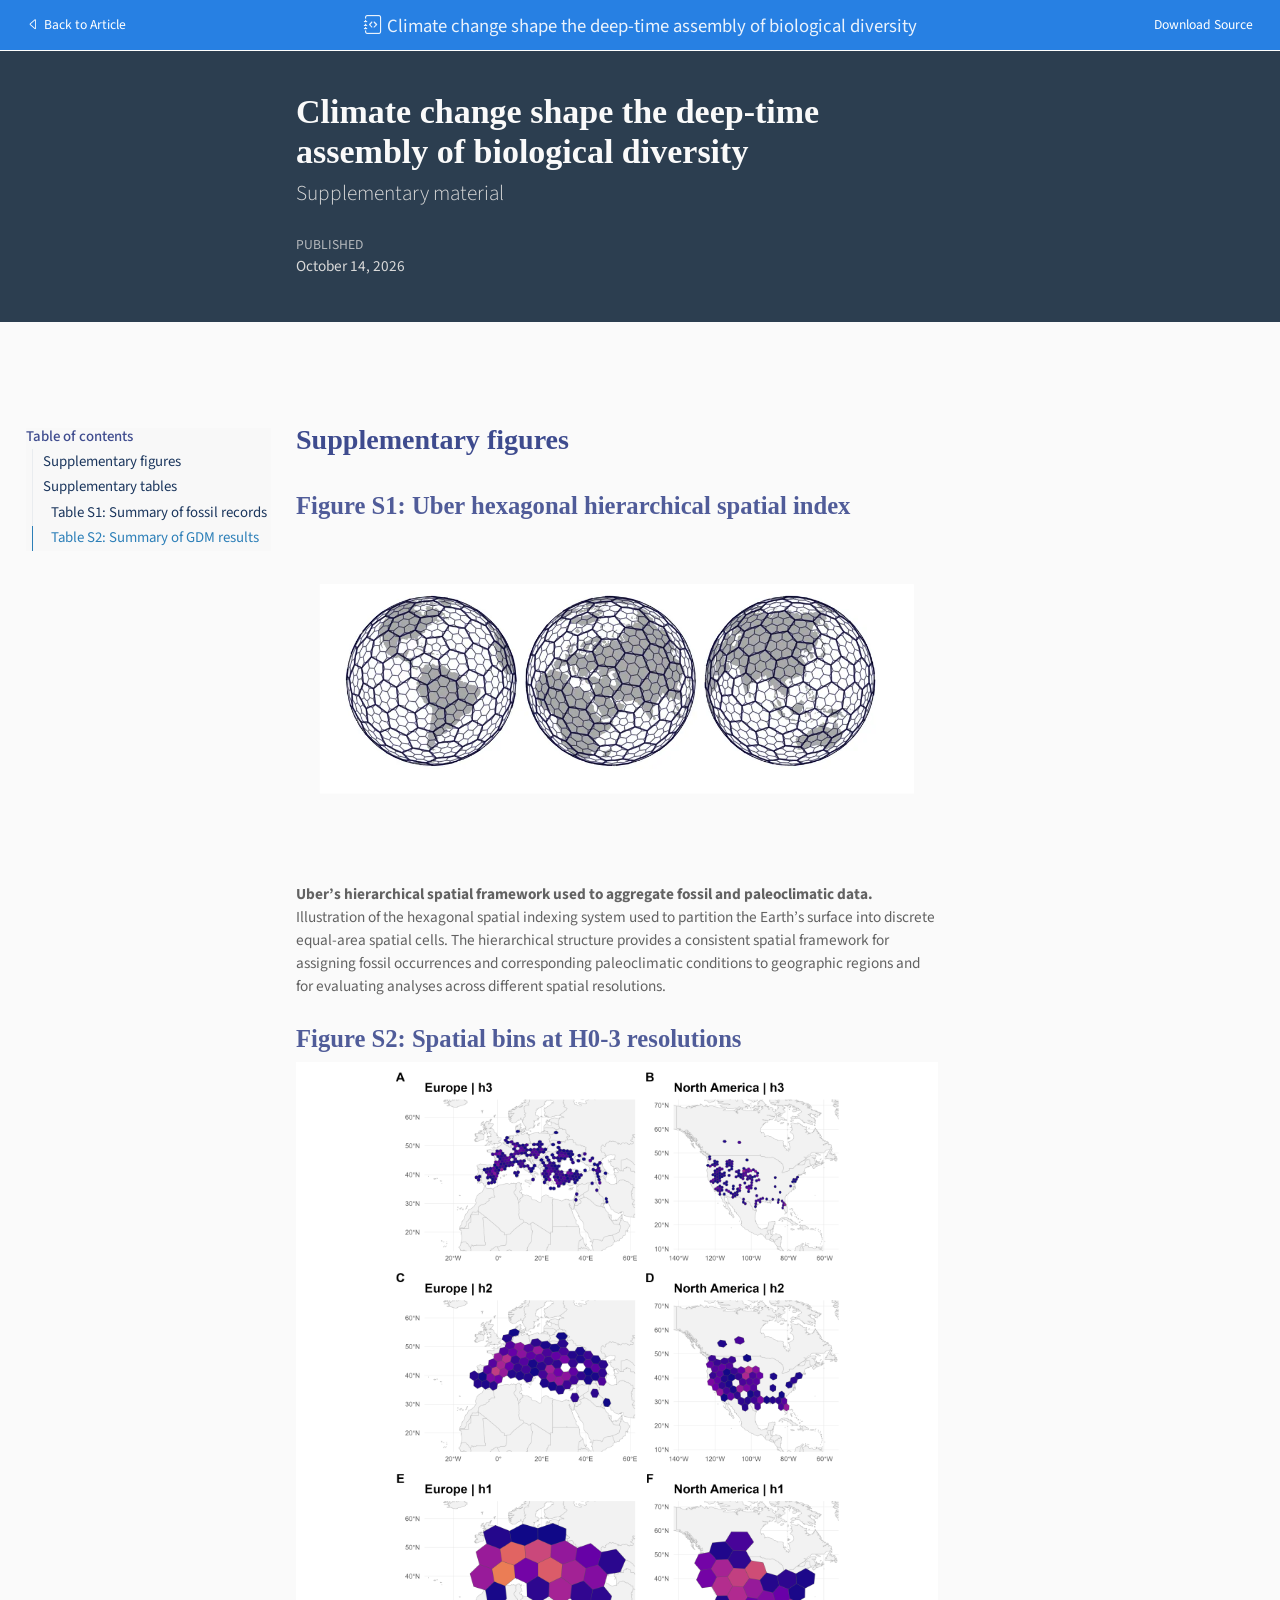
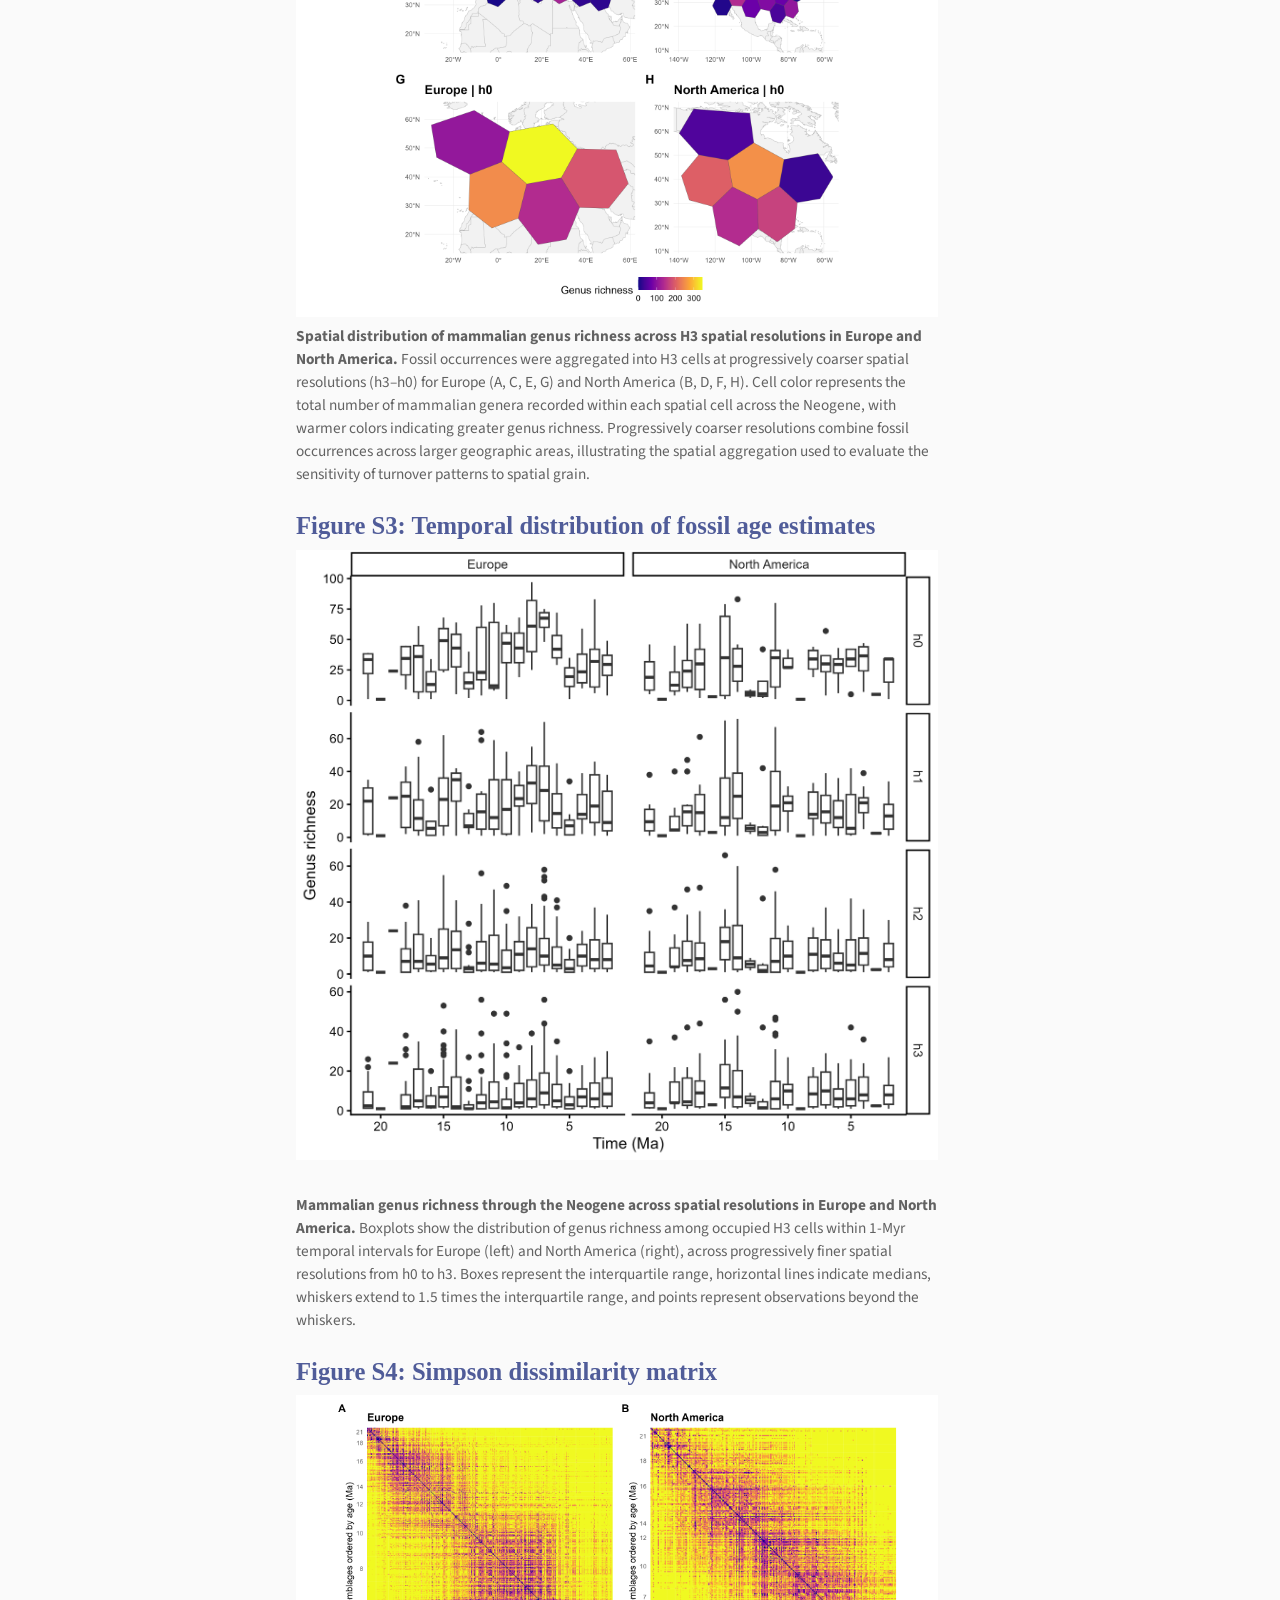
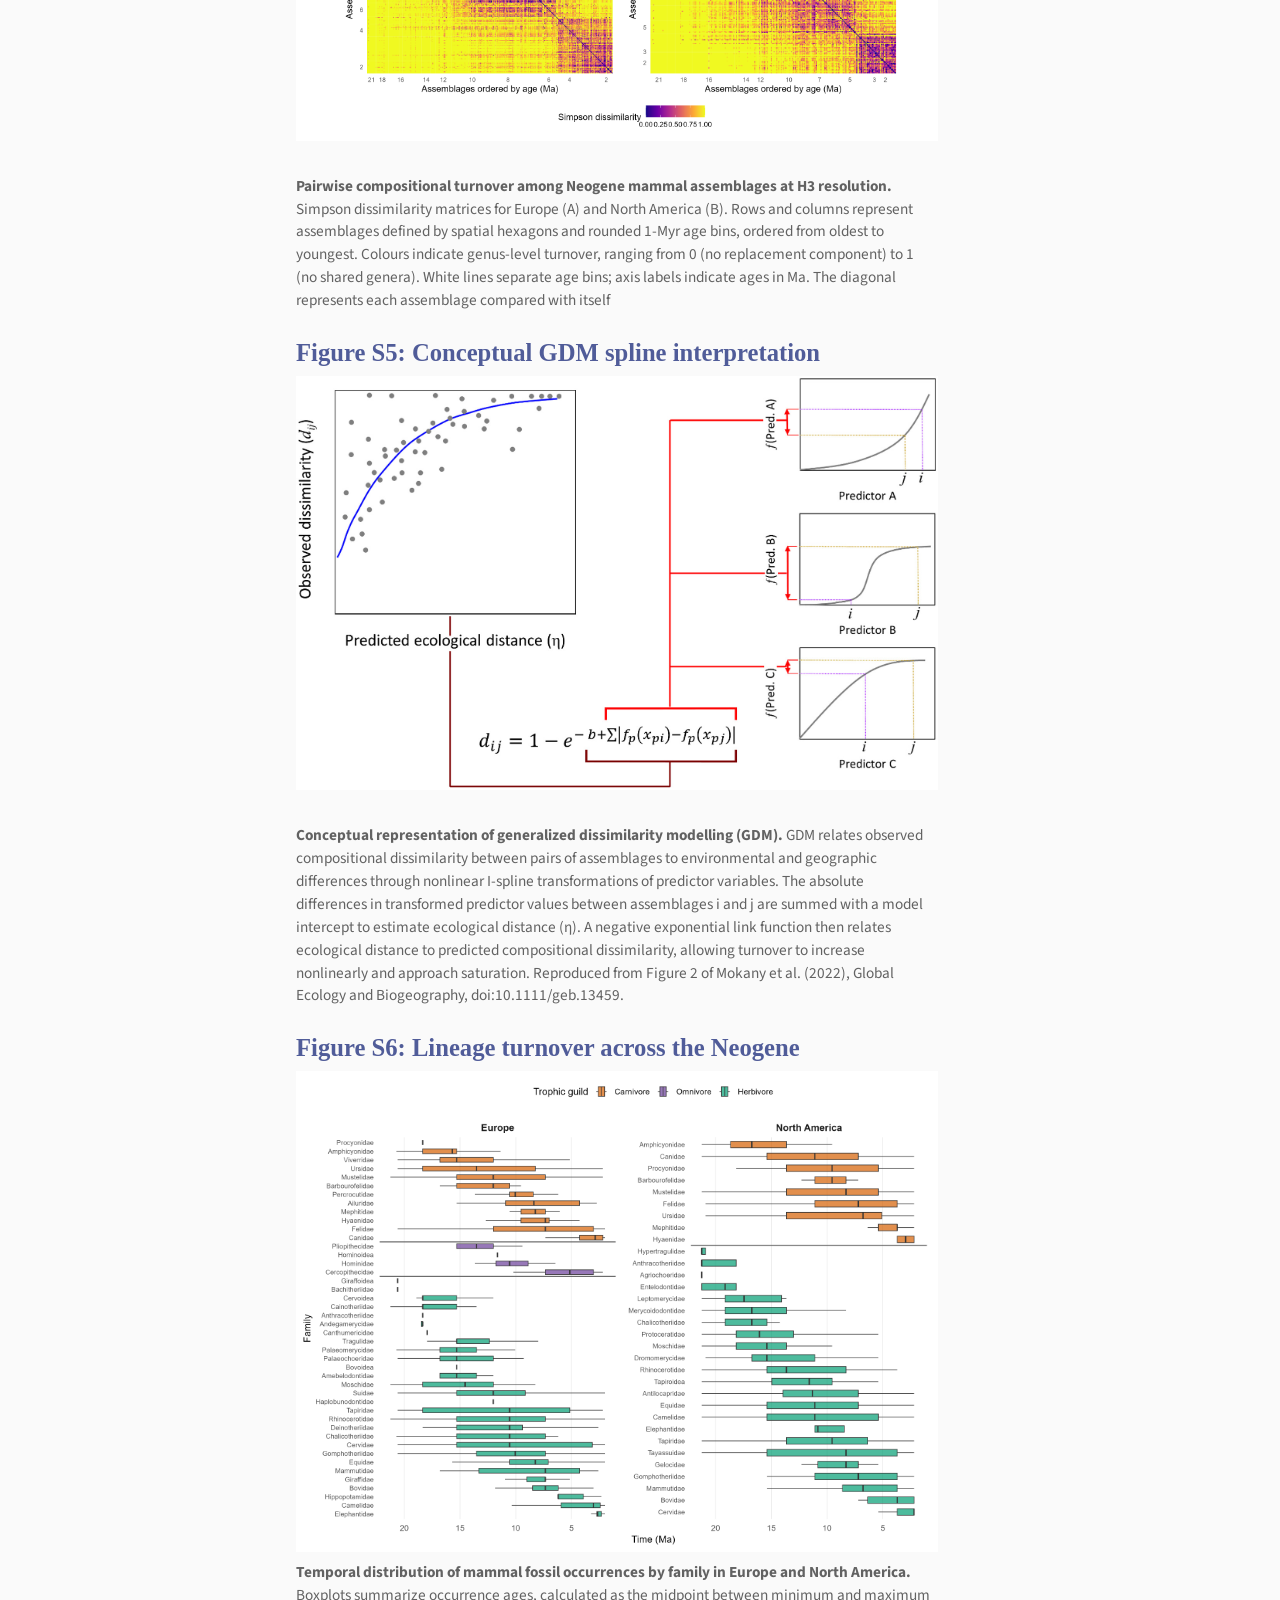
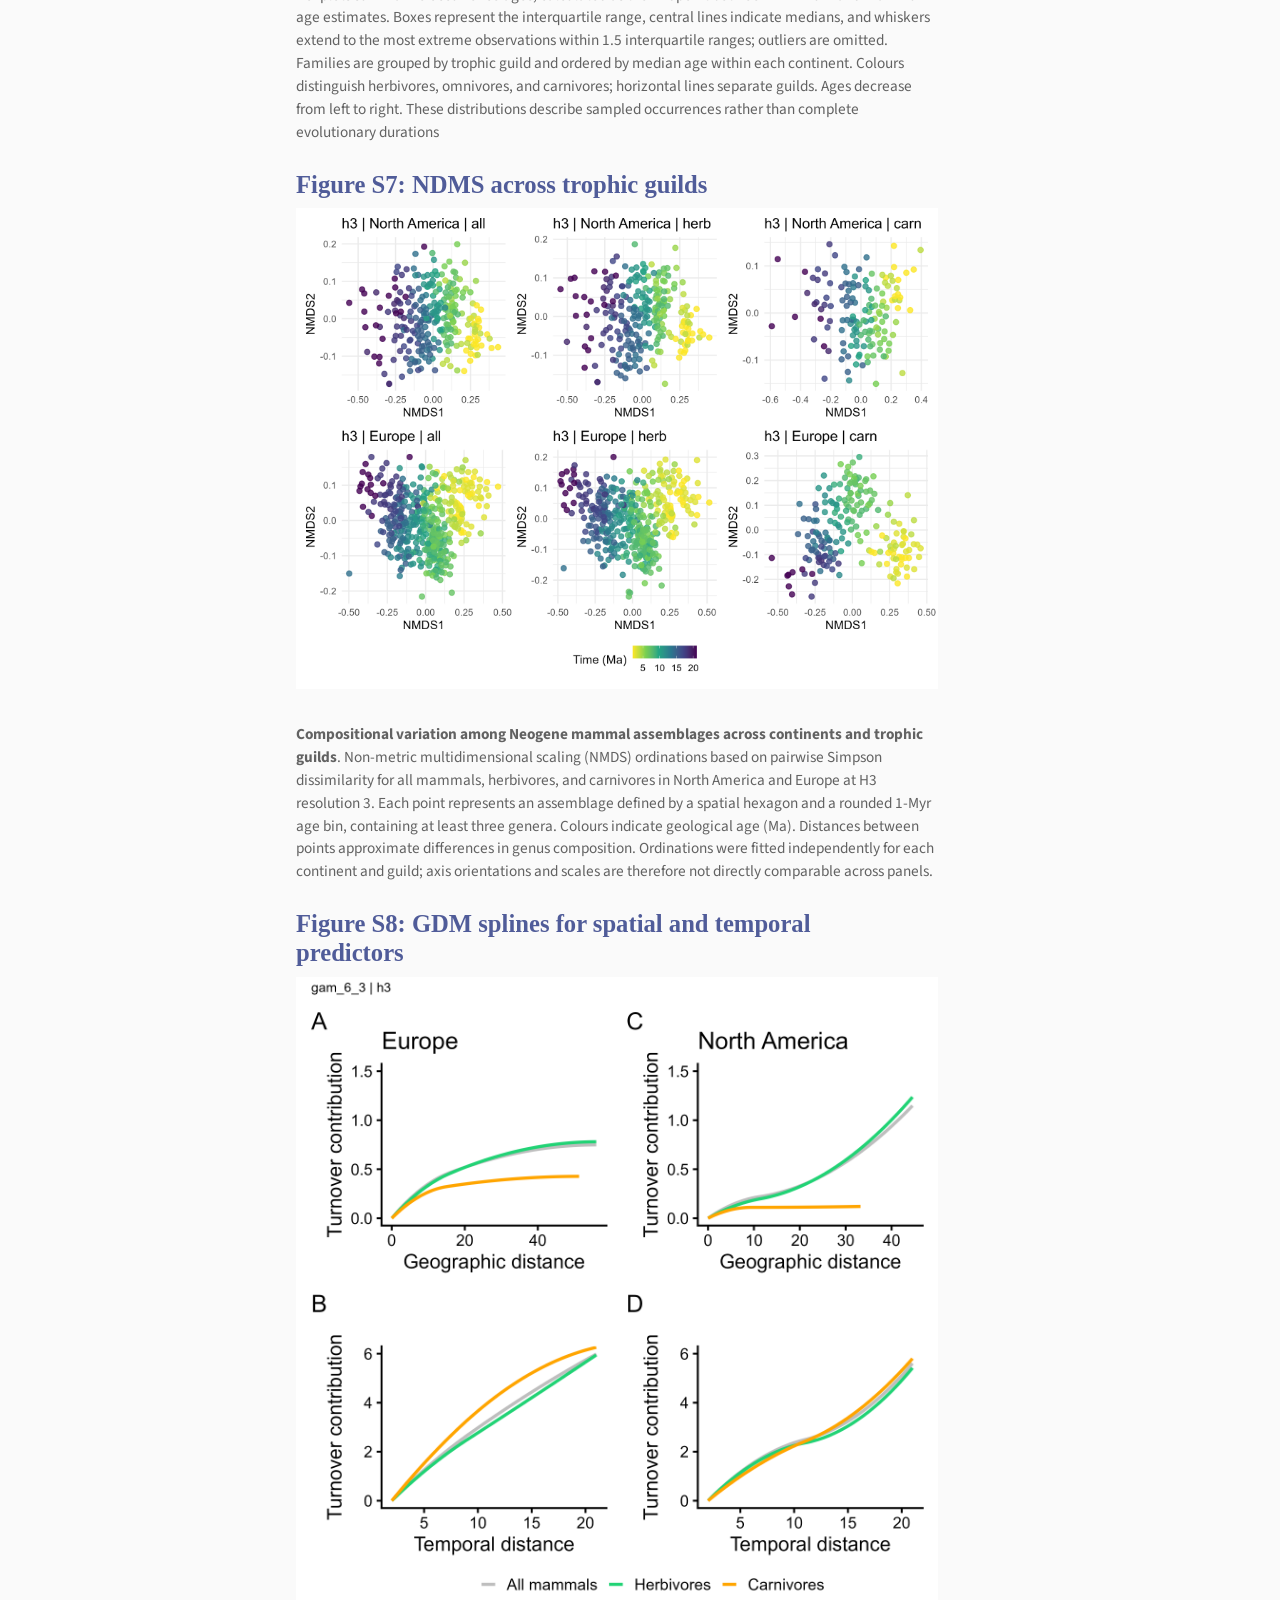
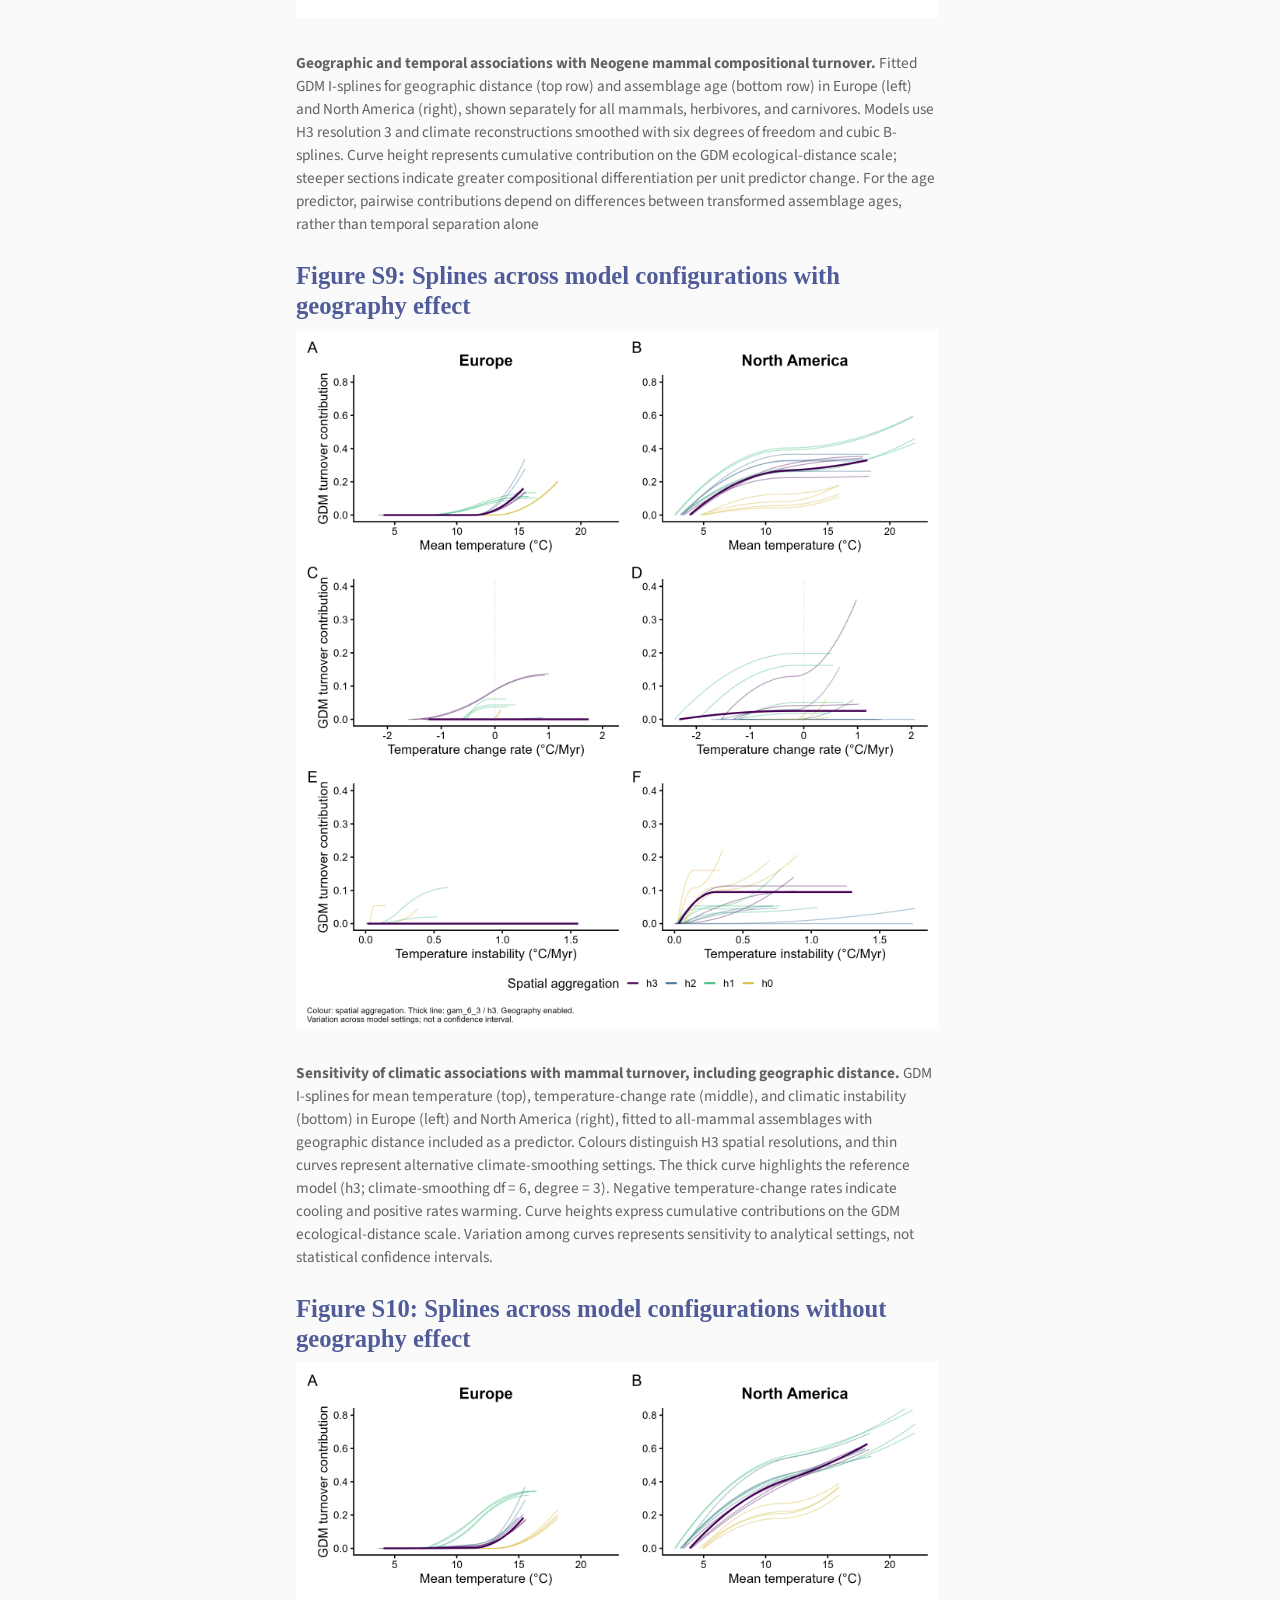
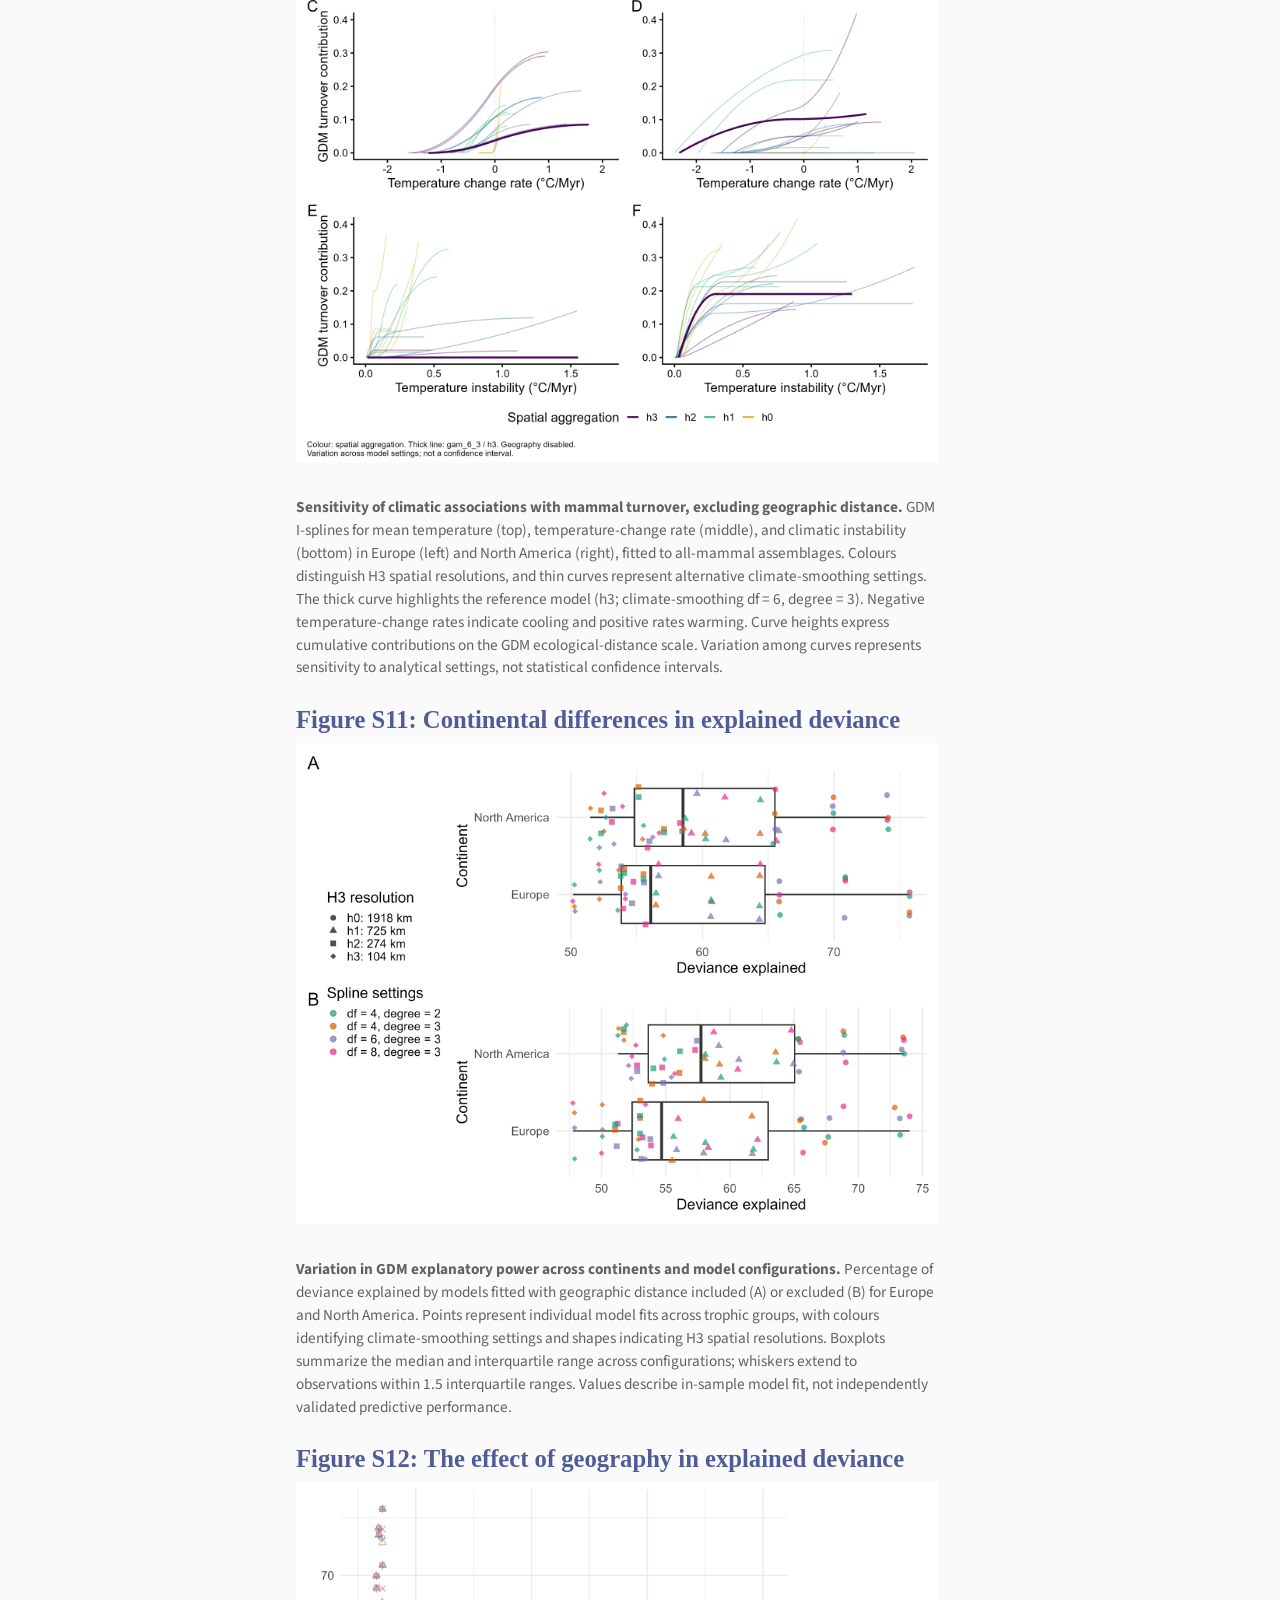
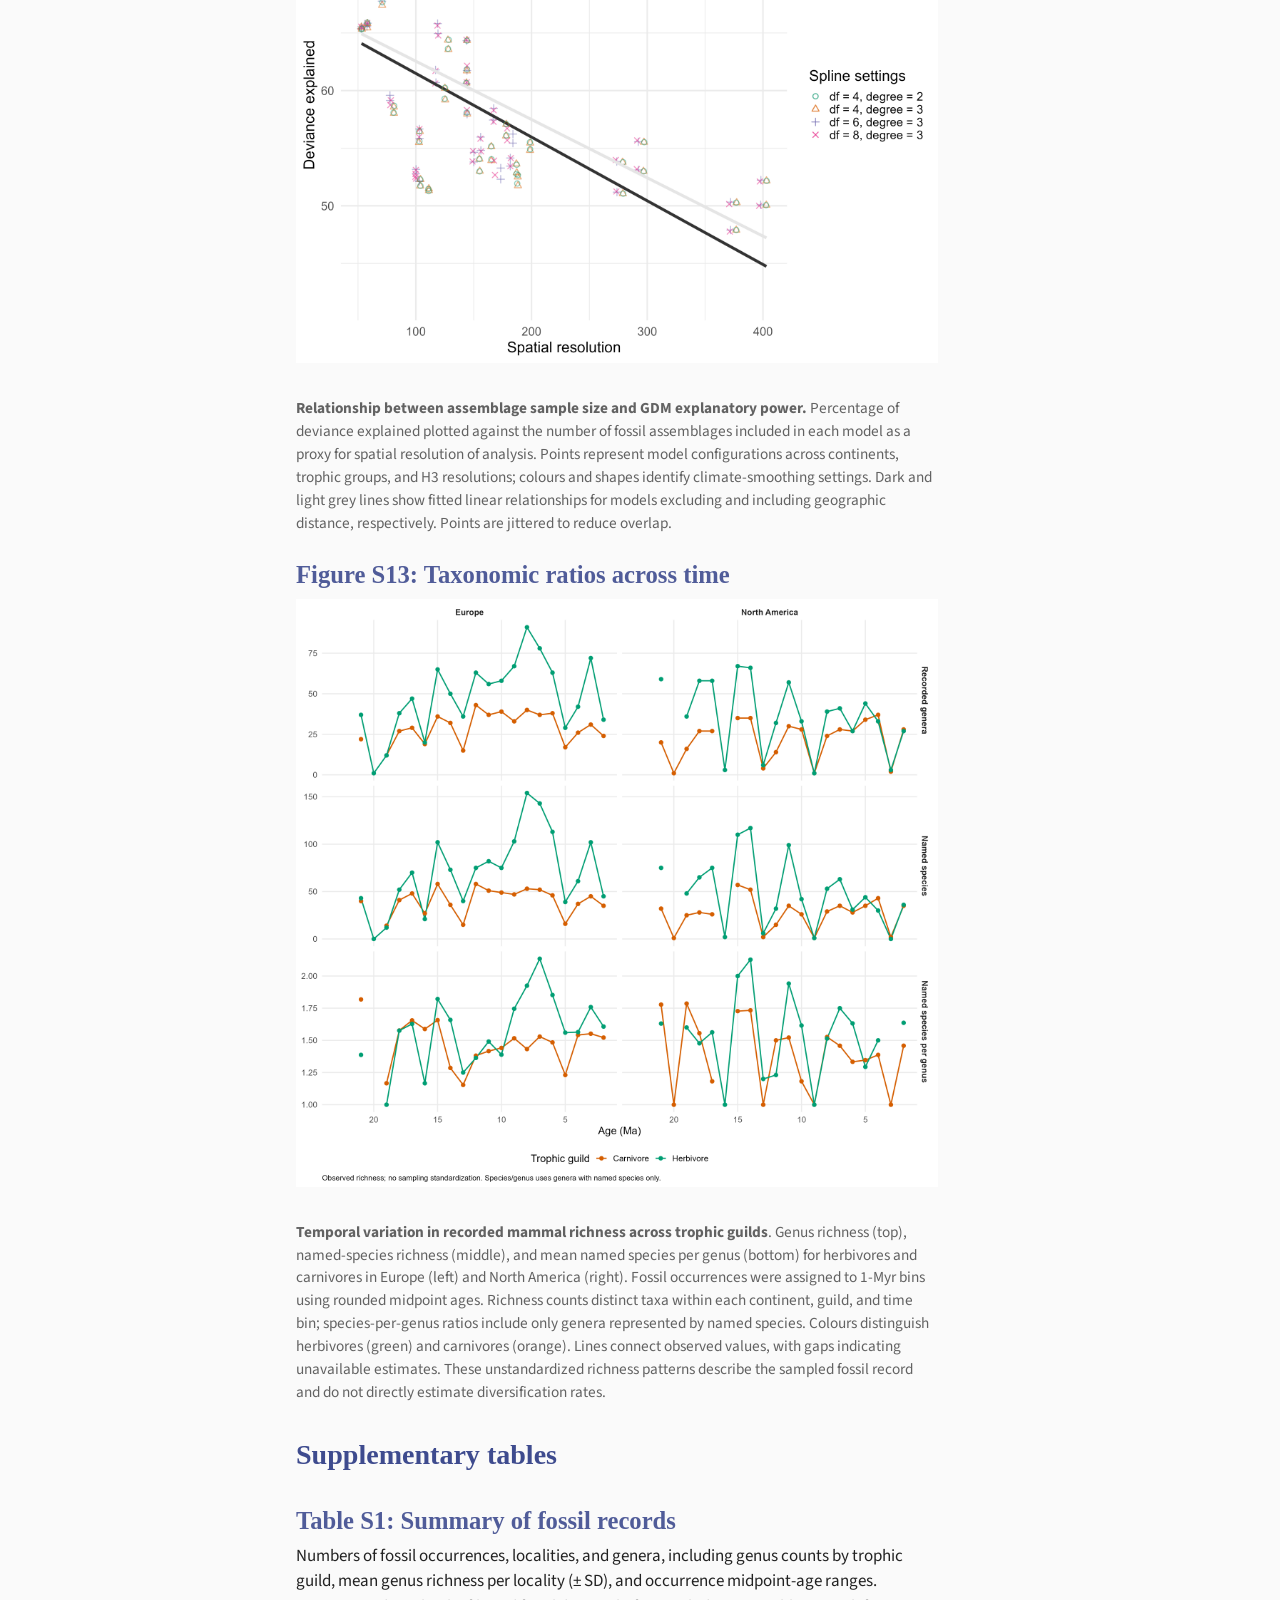
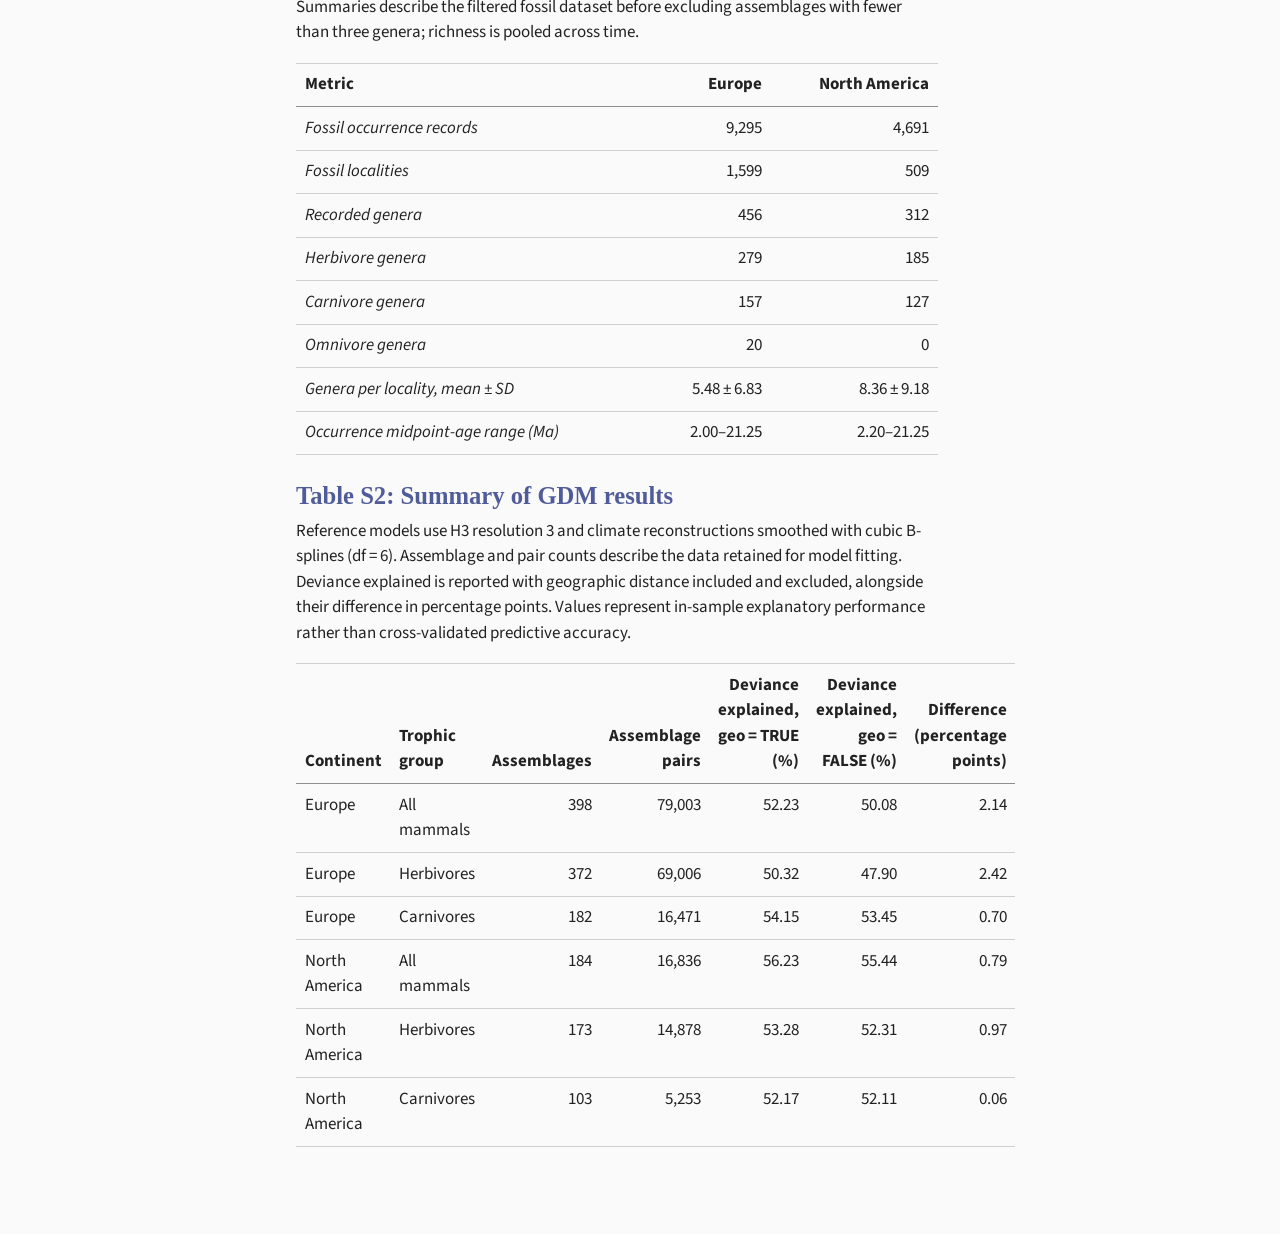
<file: Supplementary_material-preview.html>
<!DOCTYPE html>
<html xmlns="http://www.w3.org/1999/xhtml" lang="en" xml:lang="en"><head>
    <meta charset="utf-8">
    <meta name="generator" content="quarto-1.6.39">

    <meta name="viewport" content="width=device-width, initial-scale=1.0, user-scalable=yes">

    <meta name="dcterms.date" content="2026-10-14">

    <title>Climate change shape the deep-time assembly of biological diversity</title>
    <style>
      code{white-space: pre-wrap;}
      span.smallcaps{font-variant: small-caps;}
      div.columns{display: flex; gap: min(4vw, 1.5em);}
      div.column{flex: auto; overflow-x: auto;}
      div.hanging-indent{margin-left: 1.5em; text-indent: -1.5em;}
      ul.task-list{list-style: none;}
      ul.task-list li input[type="checkbox"] {
        width: 0.8em;
        margin: 0 0.8em 0.2em -1em; /* quarto-specific, see https://github.com/quarto-dev/quarto-cli/issues/4556 */ 
        vertical-align: middle;
      }
    </style>

    <style>
      body.hypothesis-enabled #quarto-embed-header {
        padding-right: 36px;
      }

      #quarto-embed-header {
        height: 3em;
        width: 100%;
        display: flex;
        justify-content: space-between;
        align-items: center;
        border-bottom: solid 1px;
      }

      #quarto-embed-header h6 {
        font-size: 1.1em;
        padding-top: 0.6em;
        margin-left: 1em;
        margin-right: 1em;
        font-weight: 400;
      }

      #quarto-embed-header a.quarto-back-link,
      #quarto-embed-header a.quarto-download-embed {
        font-size: 0.8em;
        margin-top: 1em;
        margin-bottom: 1em;
        margin-left: 1em;
        margin-right: 1em;
      }

      .quarto-back-container {
        padding-left: 0.5em;
        display: flex;
      }

      .headroom {
          will-change: transform;
          transition: transform 200ms linear;
      }

      .headroom--pinned {
          transform: translateY(0%);
      }

      .headroom--unpinned {
          transform: translateY(-100%);
      }      
    </style>

    <script>
    window.document.addEventListener("DOMContentLoaded", function () {

      var header = window.document.querySelector("#quarto-embed-header");
      const titleBannerEl = window.document.querySelector("body > #title-block-header");
      if (titleBannerEl) {
        titleBannerEl.style.paddingTop = header.clientHeight + "px";
      }
      const contentEl = window.document.getElementById('quarto-content');
      for (const child of contentEl.children) {
        child.style.paddingTop = header.clientHeight + "px";
        child.style.marginTop = "1em";
      }

      // Use the article root if the `back` call doesn't work. This isn't perfect
      // but should typically work
      window.quartoBackToArticle = () => {
        var currentUrl = window.location.href;
        window.history.back();
        setTimeout(() => {
            // if location was not changed in 100 ms, then there is no history back
            if(currentUrl === window.location.href){              
                // redirect to site root
                window.location.href = "index.html";
            }
        }, 100);
      }

      const headroom = new window.Headroom(header, {
        tolerance: 5,
        onPin: function () {
        },
        onUnpin: function () {
        },
      });
      headroom.init();
    });
    </script>

    
<script src="site_libs/manuscript-notebook/headroom.min.js"></script>
<script src="site_libs/clipboard/clipboard.min.js"></script>
<script src="site_libs/quarto-html/quarto.js"></script>
<script src="site_libs/quarto-html/popper.min.js"></script>
<script src="site_libs/quarto-html/tippy.umd.min.js"></script>
<script src="site_libs/quarto-html/anchor.min.js"></script>
<link href="site_libs/quarto-html/tippy.css" rel="stylesheet">
<link href="site_libs/quarto-html/quarto-syntax-highlighting-e26003cea8cd680ca0c55a263523d882.css" rel="stylesheet" id="quarto-text-highlighting-styles">
<script src="site_libs/bootstrap/bootstrap.min.js"></script>
<link href="site_libs/bootstrap/bootstrap-icons.css" rel="stylesheet">
<link href="site_libs/bootstrap/bootstrap-cb0ba8eed32f50af00b082f41f7dedc9.min.css" rel="stylesheet" append-hash="true" id="quarto-bootstrap" data-mode="light">
<script src="site_libs/quarto-contrib/panel-accordion-0.0.1/panel-accordion.js"></script>
<script src="site_libs/quarto-contrib/glightbox/glightbox.min.js"></script>
<link href="site_libs/quarto-contrib/glightbox/glightbox.min.css" rel="stylesheet">
<link href="site_libs/quarto-contrib/glightbox/lightbox.css" rel="stylesheet">
     
      </head>

  <body class="quarto-notebook">
    <div id="quarto-embed-header" class="headroom fixed-top bg-primary">
      
      <a onclick="window.quartoBackToArticle(); return false;" class="btn btn-primary quarto-back-link" href=""><i class="bi bi-caret-left"></i> Back to Article</a>
      <h6><i class="bi bi-journal-code"></i> Climate change shape the deep-time assembly of biological diversity</h6>

            <a href="./Supplementary_material.qmd" class="btn btn-primary quarto-download-embed" download="Supplementary_material.qmd">Download Source</a>
          </div>

     <header id="title-block-header" class="quarto-title-block default toc-left page-columns page-full">
  <div class="quarto-title-banner page-columns page-full">
    <div class="quarto-title column-body">
      <h1 class="title">Climate change shape the deep-time assembly of biological diversity</h1>
            <p class="subtitle lead">Supplementary material</p>
          </div>

    
    <div class="quarto-title-meta-container">
      <div class="quarto-title-meta-column-start">
        
        <div class="quarto-title-meta">

                
                <div>
            <div class="quarto-title-meta-heading">Published</div>
            <div class="quarto-title-meta-contents">
              <p class="date">October 14, 2026</p>
            </div>
          </div>
          
                
              </div>
      </div>
      <div class="quarto-title-meta-column-end quarto-other-formats-target">
      </div>
    </div>



    <div class="quarto-other-links-text-target">
    </div>  </div>
</header><div id="quarto-content" class="page-columns page-rows-contents page-layout-article toc-left">
<div id="quarto-sidebar-toc-left" class="sidebar toc-left">
  <nav id="TOC" role="doc-toc" class="toc-active">
    <h2 id="toc-title">Table of contents</h2>
   
  <ul>
  <li><a href="#supplementary-figures" id="toc-supplementary-figures" class="nav-link active" data-scroll-target="#supplementary-figures">Supplementary figures</a>
  <ul class="collapse">
  <li><a href="#figure-s1-uber-hexagonal-hierarchical-spatial-index" id="toc-figure-s1-uber-hexagonal-hierarchical-spatial-index" class="nav-link" data-scroll-target="#figure-s1-uber-hexagonal-hierarchical-spatial-index">Figure S1: Uber hexagonal hierarchical spatial index</a></li>
  <li><a href="#figure-s2-spatial-bins-at-h0-3-resolutions" id="toc-figure-s2-spatial-bins-at-h0-3-resolutions" class="nav-link" data-scroll-target="#figure-s2-spatial-bins-at-h0-3-resolutions">Figure S2: Spatial bins at H0-3 resolutions</a></li>
  <li><a href="#figure-s3-temporal-distribution-of-fossil-age-estimates" id="toc-figure-s3-temporal-distribution-of-fossil-age-estimates" class="nav-link" data-scroll-target="#figure-s3-temporal-distribution-of-fossil-age-estimates">Figure S3: Temporal distribution of fossil age estimates</a></li>
  <li><a href="#figure-s4-simpson-dissimilarity-matrix" id="toc-figure-s4-simpson-dissimilarity-matrix" class="nav-link" data-scroll-target="#figure-s4-simpson-dissimilarity-matrix">Figure S4: Simpson dissimilarity matrix</a></li>
  <li><a href="#figure-s5-conceptual-gdm-spline-interpretation" id="toc-figure-s5-conceptual-gdm-spline-interpretation" class="nav-link" data-scroll-target="#figure-s5-conceptual-gdm-spline-interpretation">Figure S5: Conceptual GDM spline interpretation</a></li>
  <li><a href="#figure-s6-lineage-turnover-across-the-neogene" id="toc-figure-s6-lineage-turnover-across-the-neogene" class="nav-link" data-scroll-target="#figure-s6-lineage-turnover-across-the-neogene">Figure S6: Lineage turnover across the Neogene</a></li>
  <li><a href="#figure-s7-ndms-across-trophic-guilds" id="toc-figure-s7-ndms-across-trophic-guilds" class="nav-link" data-scroll-target="#figure-s7-ndms-across-trophic-guilds">Figure S7: NDMS across trophic guilds</a></li>
  <li><a href="#figure-s8-gdm-splines-for-spatial-and-temporal-predictors" id="toc-figure-s8-gdm-splines-for-spatial-and-temporal-predictors" class="nav-link" data-scroll-target="#figure-s8-gdm-splines-for-spatial-and-temporal-predictors">Figure S8: GDM splines for spatial and temporal predictors</a></li>
  <li><a href="#figure-s9-splines-across-model-configurations-with-geography-effect" id="toc-figure-s9-splines-across-model-configurations-with-geography-effect" class="nav-link" data-scroll-target="#figure-s9-splines-across-model-configurations-with-geography-effect">Figure S9: Splines across model configurations with geography effect</a></li>
  <li><a href="#figure-s10-splines-across-model-configurations-without-geography-effect" id="toc-figure-s10-splines-across-model-configurations-without-geography-effect" class="nav-link" data-scroll-target="#figure-s10-splines-across-model-configurations-without-geography-effect">Figure S10: Splines across model configurations without geography effect</a></li>
  <li><a href="#figure-s11-continental-differences-in-explained-deviance" id="toc-figure-s11-continental-differences-in-explained-deviance" class="nav-link" data-scroll-target="#figure-s11-continental-differences-in-explained-deviance">Figure S11: Continental differences in explained deviance</a></li>
  <li><a href="#figure-s12-the-effect-of-geography-in-explained-deviance" id="toc-figure-s12-the-effect-of-geography-in-explained-deviance" class="nav-link" data-scroll-target="#figure-s12-the-effect-of-geography-in-explained-deviance">Figure S12: The effect of geography in explained deviance</a></li>
  <li><a href="#figure-s13-taxonomic-ratios-across-time" id="toc-figure-s13-taxonomic-ratios-across-time" class="nav-link" data-scroll-target="#figure-s13-taxonomic-ratios-across-time">Figure S13: Taxonomic ratios across time</a></li>
  </ul></li>
  <li><a href="#supplementary-tables" id="toc-supplementary-tables" class="nav-link" data-scroll-target="#supplementary-tables">Supplementary tables</a>
  <ul class="collapse">
  <li><a href="#table-s1-summary-of-fossil-records" id="toc-table-s1-summary-of-fossil-records" class="nav-link" data-scroll-target="#table-s1-summary-of-fossil-records">Table S1: Summary of fossil records</a></li>
  <li><a href="#table-s2-summary-of-gdm-results" id="toc-table-s2-summary-of-gdm-results" class="nav-link" data-scroll-target="#table-s2-summary-of-gdm-results">Table S2: Summary of GDM results</a></li>
  </ul></li>
  </ul>
</nav>
</div>
<div id="quarto-margin-sidebar" class="sidebar margin-sidebar zindex-bottom">
</div>
<main class="content quarto-banner-title-block" id="quarto-document-content">      

       <section id="supplementary-figures" class="level2">
<h2 class="anchored" data-anchor-id="supplementary-figures">Supplementary figures</h2>
<section id="figure-s1-uber-hexagonal-hierarchical-spatial-index" class="level3">
<h3 class="anchored" data-anchor-id="figure-s1-uber-hexagonal-hierarchical-spatial-index">Figure S1: Uber hexagonal hierarchical spatial index</h3>
<div class="quarto-figure quarto-figure-center">
<figure class="figure">
<div class="quarto-figure quarto-figure-center">
<figure class="figure">
<p><a href="images/UberH3_grids.webp" class="lightbox" data-gallery="quarto-lightbox-gallery-1" title="Uber’s hierarchical spatial framework used to aggregate fossil and paleoclimatic data. Illustration of the hexagonal spatial indexing system used to partition the Earth’s surface into discrete equal-area spatial cells. The hierarchical structure provides a consistent spatial framework for assigning fossil occurrences and corresponding paleoclimatic conditions to geographic regions and for evaluating analyses across different spatial resolutions."><img src="images/UberH3_grids.webp" class="img-fluid quarto-figure quarto-figure-center figure-img" alt="Uber’s hierarchical spatial framework used to aggregate fossil and paleoclimatic data. Illustration of the hexagonal spatial indexing system used to partition the Earth’s surface into discrete equal-area spatial cells. The hierarchical structure provides a consistent spatial framework for assigning fossil occurrences and corresponding paleoclimatic conditions to geographic regions and for evaluating analyses across different spatial resolutions."></a></p>
</figure>
</div>
<figcaption><strong>Uber’s hierarchical spatial framework used to aggregate fossil and paleoclimatic data.</strong> Illustration of the hexagonal spatial indexing system used to partition the Earth’s surface into discrete equal-area spatial cells. The hierarchical structure provides a consistent spatial framework for assigning fossil occurrences and corresponding paleoclimatic conditions to geographic regions and for evaluating analyses across different spatial resolutions.</figcaption>
</figure>
</div>
</section>
<section id="figure-s2-spatial-bins-at-h0-3-resolutions" class="level3">
<h3 class="anchored" data-anchor-id="figure-s2-spatial-bins-at-h0-3-resolutions">Figure S2: Spatial bins at H0-3 resolutions</h3>
<div class="quarto-figure quarto-figure-center">
<figure class="figure">
<p><a href="images/genus_richness_h0_h3.png" class="lightbox" data-gallery="quarto-lightbox-gallery-2" title="Spatial distribution of mammalian genus richness across H3 spatial resolutions in Europe and North America. Fossil occurrences were aggregated into H3 cells at progressively coarser spatial resolutions (h3–h0) for Europe (A, C, E, G) and North America (B, D, F, H). Cell color represents the total number of mammalian genera recorded within each spatial cell across the Neogene, with warmer colors indicating greater genus richness. Progressively coarser resolutions combine fossil occurrences across larger geographic areas, illustrating the spatial aggregation used to evaluate the sensitivity of turnover patterns to spatial grain."><img src="images/genus_richness_h0_h3.png" class="img-fluid figure-img" alt="Spatial distribution of mammalian genus richness across H3 spatial resolutions in Europe and North America. Fossil occurrences were aggregated into H3 cells at progressively coarser spatial resolutions (h3–h0) for Europe (A, C, E, G) and North America (B, D, F, H). Cell color represents the total number of mammalian genera recorded within each spatial cell across the Neogene, with warmer colors indicating greater genus richness. Progressively coarser resolutions combine fossil occurrences across larger geographic areas, illustrating the spatial aggregation used to evaluate the sensitivity of turnover patterns to spatial grain."></a></p>
<figcaption><strong>Spatial distribution of mammalian genus richness across H3 spatial resolutions in Europe and North America.</strong> Fossil occurrences were aggregated into H3 cells at progressively coarser spatial resolutions (h3–h0) for Europe (A, C, E, G) and North America (B, D, F, H). Cell color represents the total number of mammalian genera recorded within each spatial cell across the Neogene, with warmer colors indicating greater genus richness. Progressively coarser resolutions combine fossil occurrences across larger geographic areas, illustrating the spatial aggregation used to evaluate the sensitivity of turnover patterns to spatial grain.</figcaption>
</figure>
</div>
</section>
<section id="figure-s3-temporal-distribution-of-fossil-age-estimates" class="level3">
<h3 class="anchored" data-anchor-id="figure-s3-temporal-distribution-of-fossil-age-estimates">Figure S3: Temporal distribution of fossil age estimates</h3>
<div class="quarto-figure quarto-figure-center">
<figure class="figure">
<div class="quarto-figure quarto-figure-center">
<figure class="figure">
<p><a href="images/all_resolutions_per_assemblage-01.png" class="lightbox" data-gallery="quarto-lightbox-gallery-3" title="Mammalian genus richness through the Neogene across spatial resolutions in Europe and North America. Boxplots show the distribution of genus richness among occupied H3 cells within 1-Myr temporal intervals for Europe (left) and North America (right), across progressively finer spatial resolutions from h0 to h3. Boxes represent the interquartile range, horizontal lines indicate medians, whiskers extend to 1.5 times the interquartile range, and points represent observations beyond the whiskers."><img src="images/all_resolutions_per_assemblage-01.png" class="img-fluid quarto-figure quarto-figure-center figure-img" alt="Mammalian genus richness through the Neogene across spatial resolutions in Europe and North America. Boxplots show the distribution of genus richness among occupied H3 cells within 1-Myr temporal intervals for Europe (left) and North America (right), across progressively finer spatial resolutions from h0 to h3. Boxes represent the interquartile range, horizontal lines indicate medians, whiskers extend to 1.5 times the interquartile range, and points represent observations beyond the whiskers."></a></p>
</figure>
</div>
<figcaption><strong>Mammalian genus richness through the Neogene across spatial resolutions in Europe and North America.</strong> Boxplots show the distribution of genus richness among occupied H3 cells within 1-Myr temporal intervals for Europe (left) and North America (right), across progressively finer spatial resolutions from h0 to h3. Boxes represent the interquartile range, horizontal lines indicate medians, whiskers extend to 1.5 times the interquartile range, and points represent observations beyond the whiskers.</figcaption>
</figure>
</div>
</section>
<section id="figure-s4-simpson-dissimilarity-matrix" class="level3">
<h3 class="anchored" data-anchor-id="figure-s4-simpson-dissimilarity-matrix">Figure S4: Simpson dissimilarity matrix</h3>
<div class="quarto-figure quarto-figure-center">
<figure class="figure">
<div class="quarto-figure quarto-figure-center">
<figure class="figure">
<p><a href="images/simpson_dissimilarity_matrix_h3_all.png" class="lightbox" data-gallery="quarto-lightbox-gallery-4" title="Pairwise compositional turnover among Neogene mammal assemblages at H3 resolution. Simpson dissimilarity matrices for Europe (A) and North America (B). Rows and columns represent assemblages defined by spatial hexagons and rounded 1-Myr age bins, ordered from oldest to youngest. Colours indicate genus-level turnover, ranging from 0 (no replacement component) to 1 (no shared genera). White lines separate age bins; axis labels indicate ages in Ma. The diagonal represents each assemblage compared with itself"><img src="images/simpson_dissimilarity_matrix_h3_all.png" class="img-fluid quarto-figure quarto-figure-center figure-img" alt="Pairwise compositional turnover among Neogene mammal assemblages at H3 resolution. Simpson dissimilarity matrices for Europe (A) and North America (B). Rows and columns represent assemblages defined by spatial hexagons and rounded 1-Myr age bins, ordered from oldest to youngest. Colours indicate genus-level turnover, ranging from 0 (no replacement component) to 1 (no shared genera). White lines separate age bins; axis labels indicate ages in Ma. The diagonal represents each assemblage compared with itself"></a></p>
</figure>
</div>
<figcaption><strong>Pairwise compositional turnover among Neogene mammal assemblages at H3 resolution.</strong> Simpson dissimilarity matrices for Europe (A) and North America (B). Rows and columns represent assemblages defined by spatial hexagons and rounded 1-Myr age bins, ordered from oldest to youngest. Colours indicate genus-level turnover, ranging from 0 (no replacement component) to 1 (no shared genera). White lines separate age bins; axis labels indicate ages in Ma. The diagonal represents each assemblage compared with itself</figcaption>
</figure>
</div>
</section>
<section id="figure-s5-conceptual-gdm-spline-interpretation" class="level3">
<h3 class="anchored" data-anchor-id="figure-s5-conceptual-gdm-spline-interpretation">Figure S5: Conceptual GDM spline interpretation</h3>
<div class="quarto-figure quarto-figure-center">
<figure class="figure">
<div class="quarto-figure quarto-figure-center">
<figure class="figure">
<p><a href="images/gdm_conceptual.jpg" class="lightbox" data-gallery="quarto-lightbox-gallery-5" title="Conceptual representation of generalized dissimilarity modelling (GDM). GDM relates observed compositional dissimilarity between pairs of assemblages to environmental and geographic differences through nonlinear I-spline transformations of predictor variables. The absolute differences in transformed predictor values between assemblages i and j are summed with a model intercept to estimate ecological distance (η). A negative exponential link function then relates ecological distance to predicted compositional dissimilarity, allowing turnover to increase nonlinearly and approach saturation. Reproduced from Figure 2 of Mokany et al.&nbsp;(2022), Global Ecology and Biogeography, doi:10.1111/geb.13459."><img src="images/gdm_conceptual.jpg" class="img-fluid quarto-figure quarto-figure-center figure-img" alt="Conceptual representation of generalized dissimilarity modelling (GDM). GDM relates observed compositional dissimilarity between pairs of assemblages to environmental and geographic differences through nonlinear I-spline transformations of predictor variables. The absolute differences in transformed predictor values between assemblages i and j are summed with a model intercept to estimate ecological distance (η). A negative exponential link function then relates ecological distance to predicted compositional dissimilarity, allowing turnover to increase nonlinearly and approach saturation. Reproduced from Figure 2 of Mokany et al.&nbsp;(2022), Global Ecology and Biogeography, doi:10.1111/geb.13459."></a></p>
</figure>
</div>
<figcaption><strong>Conceptual representation of generalized dissimilarity modelling (GDM).</strong> GDM relates observed compositional dissimilarity between pairs of assemblages to environmental and geographic differences through nonlinear I-spline transformations of predictor variables. The absolute differences in transformed predictor values between assemblages i and j are summed with a model intercept to estimate ecological distance (η). A negative exponential link function then relates ecological distance to predicted compositional dissimilarity, allowing turnover to increase nonlinearly and approach saturation. Reproduced from Figure 2 of Mokany et al.&nbsp;(2022), Global Ecology and Biogeography, doi:10.1111/geb.13459.</figcaption>
</figure>
</div>
</section>
<section id="figure-s6-lineage-turnover-across-the-neogene" class="level3">
<h3 class="anchored" data-anchor-id="figure-s6-lineage-turnover-across-the-neogene">Figure S6: Lineage turnover across the Neogene</h3>
<div class="quarto-figure quarto-figure-center">
<figure class="figure">
<p><a href="images/genus_boxplot.png" class="lightbox" data-gallery="quarto-lightbox-gallery-6" title="Temporal distribution of mammal fossil occurrences by family in Europe and North America. Boxplots summarize occurrence ages, calculated as the midpoint between minimum and maximum age estimates. Boxes represent the interquartile range, central lines indicate medians, and whiskers extend to the most extreme observations within 1.5 interquartile ranges; outliers are omitted. Families are grouped by trophic guild and ordered by median age within each continent. Colours distinguish herbivores, omnivores, and carnivores; horizontal lines separate guilds. Ages decrease from left to right. These distributions describe sampled occurrences rather than complete evolutionary durations"><img src="images/genus_boxplot.png" class="img-fluid figure-img" alt="Temporal distribution of mammal fossil occurrences by family in Europe and North America. Boxplots summarize occurrence ages, calculated as the midpoint between minimum and maximum age estimates. Boxes represent the interquartile range, central lines indicate medians, and whiskers extend to the most extreme observations within 1.5 interquartile ranges; outliers are omitted. Families are grouped by trophic guild and ordered by median age within each continent. Colours distinguish herbivores, omnivores, and carnivores; horizontal lines separate guilds. Ages decrease from left to right. These distributions describe sampled occurrences rather than complete evolutionary durations"></a></p>
<figcaption><strong>Temporal distribution of mammal fossil occurrences by family in Europe and North America.</strong> Boxplots summarize occurrence ages, calculated as the midpoint between minimum and maximum age estimates. Boxes represent the interquartile range, central lines indicate medians, and whiskers extend to the most extreme observations within 1.5 interquartile ranges; outliers are omitted. Families are grouped by trophic guild and ordered by median age within each continent. Colours distinguish herbivores, omnivores, and carnivores; horizontal lines separate guilds. Ages decrease from left to right. These distributions describe sampled occurrences rather than complete evolutionary durations</figcaption>
</figure>
</div>
</section>
<section id="figure-s7-ndms-across-trophic-guilds" class="level3">
<h3 class="anchored" data-anchor-id="figure-s7-ndms-across-trophic-guilds">Figure S7: NDMS across trophic guilds</h3>
<div class="quarto-figure quarto-figure-center">
<figure class="figure">
<div class="quarto-figure quarto-figure-center">
<figure class="figure">
<p><a href="images/turnover_mds_all.png" class="lightbox" data-gallery="quarto-lightbox-gallery-7" title="Compositional variation among Neogene mammal assemblages across continents and trophic guilds. Non-metric multidimensional scaling (NMDS) ordinations based on pairwise Simpson dissimilarity for all mammals, herbivores, and carnivores in North America and Europe at H3 resolution 3. Each point represents an assemblage defined by a spatial hexagon and a rounded 1-Myr age bin, containing at least three genera. Colours indicate geological age (Ma). Distances between points approximate differences in genus composition. Ordinations were fitted independently for each continent and guild; axis orientations and scales are therefore not directly comparable across panels."><img src="images/turnover_mds_all.png" class="img-fluid quarto-figure quarto-figure-center figure-img" alt="Compositional variation among Neogene mammal assemblages across continents and trophic guilds. Non-metric multidimensional scaling (NMDS) ordinations based on pairwise Simpson dissimilarity for all mammals, herbivores, and carnivores in North America and Europe at H3 resolution 3. Each point represents an assemblage defined by a spatial hexagon and a rounded 1-Myr age bin, containing at least three genera. Colours indicate geological age (Ma). Distances between points approximate differences in genus composition. Ordinations were fitted independently for each continent and guild; axis orientations and scales are therefore not directly comparable across panels."></a></p>
</figure>
</div>
<figcaption><strong>Compositional variation among Neogene mammal assemblages across continents and trophic guilds</strong>. Non-metric multidimensional scaling (NMDS) ordinations based on pairwise Simpson dissimilarity for all mammals, herbivores, and carnivores in North America and Europe at H3 resolution 3. Each point represents an assemblage defined by a spatial hexagon and a rounded 1-Myr age bin, containing at least three genera. Colours indicate geological age (Ma). Distances between points approximate differences in genus composition. Ordinations were fitted independently for each continent and guild; axis orientations and scales are therefore not directly comparable across panels.</figcaption>
</figure>
</div>
</section>
<section id="figure-s8-gdm-splines-for-spatial-and-temporal-predictors" class="level3">
<h3 class="anchored" data-anchor-id="figure-s8-gdm-splines-for-spatial-and-temporal-predictors">Figure S8: GDM splines for spatial and temporal predictors</h3>
<div class="quarto-figure quarto-figure-center">
<figure class="figure">
<div class="quarto-figure quarto-figure-center">
<figure class="figure">
<p><a href="images/multipanel_non-climate_splines_gam_6_3_h3-01.png" class="lightbox" data-gallery="quarto-lightbox-gallery-8" title="Geographic and temporal associations with Neogene mammal compositional turnover. Fitted GDM I-splines for geographic distance (top row) and assemblage age (bottom row) in Europe (left) and North America (right), shown separately for all mammals, herbivores, and carnivores. Models use H3 resolution 3 and climate reconstructions smoothed with six degrees of freedom and cubic B-splines. Curve height represents cumulative contribution on the GDM ecological-distance scale; steeper sections indicate greater compositional differentiation per unit predictor change. For the age predictor, pairwise contributions depend on differences between transformed assemblage ages, rather than temporal separation alone"><img src="images/multipanel_non-climate_splines_gam_6_3_h3-01.png" class="img-fluid quarto-figure quarto-figure-center figure-img" alt="Geographic and temporal associations with Neogene mammal compositional turnover. Fitted GDM I-splines for geographic distance (top row) and assemblage age (bottom row) in Europe (left) and North America (right), shown separately for all mammals, herbivores, and carnivores. Models use H3 resolution 3 and climate reconstructions smoothed with six degrees of freedom and cubic B-splines. Curve height represents cumulative contribution on the GDM ecological-distance scale; steeper sections indicate greater compositional differentiation per unit predictor change. For the age predictor, pairwise contributions depend on differences between transformed assemblage ages, rather than temporal separation alone"></a></p>
</figure>
</div>
<figcaption><strong>Geographic and temporal associations with Neogene mammal compositional turnover.</strong> Fitted GDM I-splines for geographic distance (top row) and assemblage age (bottom row) in Europe (left) and North America (right), shown separately for all mammals, herbivores, and carnivores. Models use H3 resolution 3 and climate reconstructions smoothed with six degrees of freedom and cubic B-splines. Curve height represents cumulative contribution on the GDM ecological-distance scale; steeper sections indicate greater compositional differentiation per unit predictor change. For the age predictor, pairwise contributions depend on differences between transformed assemblage ages, rather than temporal separation alone</figcaption>
</figure>
</div>
</section>
<section id="figure-s9-splines-across-model-configurations-with-geography-effect" class="level3">
<h3 class="anchored" data-anchor-id="figure-s9-splines-across-model-configurations-with-geography-effect">Figure S9: Splines across model configurations with geography effect</h3>
<div class="quarto-figure quarto-figure-center">
<figure class="figure">
<div class="quarto-figure quarto-figure-center">
<figure class="figure">
<p><a href="images/all_splines_all_geoT.png" class="lightbox" data-gallery="quarto-lightbox-gallery-9" title="Sensitivity of climatic associations with mammal turnover, including geographic distance. GDM I-splines for mean temperature (top), temperature-change rate (middle), and climatic instability (bottom) in Europe (left) and North America (right), fitted to all-mammal assemblages with geographic distance included as a predictor. Colours distinguish H3 spatial resolutions, and thin curves represent alternative climate-smoothing settings. The thick curve highlights the reference model (h3; climate-smoothing df = 6, degree = 3). Negative temperature-change rates indicate cooling and positive rates warming. Curve heights express cumulative contributions on the GDM ecological-distance scale. Variation among curves represents sensitivity to analytical settings, not statistical confidence intervals."><img src="images/all_splines_all_geoT.png" class="img-fluid quarto-figure quarto-figure-center figure-img" alt="Sensitivity of climatic associations with mammal turnover, including geographic distance. GDM I-splines for mean temperature (top), temperature-change rate (middle), and climatic instability (bottom) in Europe (left) and North America (right), fitted to all-mammal assemblages with geographic distance included as a predictor. Colours distinguish H3 spatial resolutions, and thin curves represent alternative climate-smoothing settings. The thick curve highlights the reference model (h3; climate-smoothing df = 6, degree = 3). Negative temperature-change rates indicate cooling and positive rates warming. Curve heights express cumulative contributions on the GDM ecological-distance scale. Variation among curves represents sensitivity to analytical settings, not statistical confidence intervals."></a></p>
</figure>
</div>
<figcaption><strong>Sensitivity of climatic associations with mammal turnover, including geographic distance.</strong> GDM I-splines for mean temperature (top), temperature-change rate (middle), and climatic instability (bottom) in Europe (left) and North America (right), fitted to all-mammal assemblages with geographic distance included as a predictor. Colours distinguish H3 spatial resolutions, and thin curves represent alternative climate-smoothing settings. The thick curve highlights the reference model (h3; climate-smoothing df = 6, degree = 3). Negative temperature-change rates indicate cooling and positive rates warming. Curve heights express cumulative contributions on the GDM ecological-distance scale. Variation among curves represents sensitivity to analytical settings, not statistical confidence intervals.</figcaption>
</figure>
</div>
</section>
<section id="figure-s10-splines-across-model-configurations-without-geography-effect" class="level3">
<h3 class="anchored" data-anchor-id="figure-s10-splines-across-model-configurations-without-geography-effect">Figure S10: Splines across model configurations without geography effect</h3>
<div class="quarto-figure quarto-figure-center">
<figure class="figure">
<div class="quarto-figure quarto-figure-center">
<figure class="figure">
<p><a href="images/all_splines_all_geoF.png" class="lightbox" data-gallery="quarto-lightbox-gallery-10" title="Sensitivity of climatic associations with mammal turnover, excluding geographic distance. GDM I-splines for mean temperature (top), temperature-change rate (middle), and climatic instability (bottom) in Europe (left) and North America (right), fitted to all-mammal assemblages. Colours distinguish H3 spatial resolutions, and thin curves represent alternative climate-smoothing settings. The thick curve highlights the reference model (h3; climate-smoothing df = 6, degree = 3). Negative temperature-change rates indicate cooling and positive rates warming. Curve heights express cumulative contributions on the GDM ecological-distance scale. Variation among curves represents sensitivity to analytical settings, not statistical confidence intervals."><img src="images/all_splines_all_geoF.png" class="img-fluid quarto-figure quarto-figure-center figure-img" alt="Sensitivity of climatic associations with mammal turnover, excluding geographic distance. GDM I-splines for mean temperature (top), temperature-change rate (middle), and climatic instability (bottom) in Europe (left) and North America (right), fitted to all-mammal assemblages. Colours distinguish H3 spatial resolutions, and thin curves represent alternative climate-smoothing settings. The thick curve highlights the reference model (h3; climate-smoothing df = 6, degree = 3). Negative temperature-change rates indicate cooling and positive rates warming. Curve heights express cumulative contributions on the GDM ecological-distance scale. Variation among curves represents sensitivity to analytical settings, not statistical confidence intervals."></a></p>
</figure>
</div>
<figcaption><strong>Sensitivity of climatic associations with mammal turnover, excluding geographic distance.</strong> GDM I-splines for mean temperature (top), temperature-change rate (middle), and climatic instability (bottom) in Europe (left) and North America (right), fitted to all-mammal assemblages. Colours distinguish H3 spatial resolutions, and thin curves represent alternative climate-smoothing settings. The thick curve highlights the reference model (h3; climate-smoothing df = 6, degree = 3). Negative temperature-change rates indicate cooling and positive rates warming. Curve heights express cumulative contributions on the GDM ecological-distance scale. Variation among curves represents sensitivity to analytical settings, not statistical confidence intervals.</figcaption>
</figure>
</div>
</section>
<section id="figure-s11-continental-differences-in-explained-deviance" class="level3">
<h3 class="anchored" data-anchor-id="figure-s11-continental-differences-in-explained-deviance">Figure S11: Continental differences in explained deviance</h3>
<div class="quarto-figure quarto-figure-center">
<figure class="figure">
<div class="quarto-figure quarto-figure-center">
<figure class="figure">
<p><a href="images/dev_explained_geo_on_off.png" class="lightbox" data-gallery="quarto-lightbox-gallery-11" title="Variation in GDM explanatory power across continents and model configurations. Percentage of deviance explained by models fitted with geographic distance included (A) or excluded (B) for Europe and North America. Points represent individual model fits across trophic groups, with colours identifying climate-smoothing settings and shapes indicating H3 spatial resolutions. Boxplots summarize the median and interquartile range across configurations; whiskers extend to observations within 1.5 interquartile ranges. Values describe in-sample model fit, not independently validated predictive performance."><img src="images/dev_explained_geo_on_off.png" class="img-fluid quarto-figure quarto-figure-center figure-img" alt="Variation in GDM explanatory power across continents and model configurations. Percentage of deviance explained by models fitted with geographic distance included (A) or excluded (B) for Europe and North America. Points represent individual model fits across trophic groups, with colours identifying climate-smoothing settings and shapes indicating H3 spatial resolutions. Boxplots summarize the median and interquartile range across configurations; whiskers extend to observations within 1.5 interquartile ranges. Values describe in-sample model fit, not independently validated predictive performance."></a></p>
</figure>
</div>
<figcaption><strong>Variation in GDM explanatory power across continents and model configurations.</strong> Percentage of deviance explained by models fitted with geographic distance included (A) or excluded (B) for Europe and North America. Points represent individual model fits across trophic groups, with colours identifying climate-smoothing settings and shapes indicating H3 spatial resolutions. Boxplots summarize the median and interquartile range across configurations; whiskers extend to observations within 1.5 interquartile ranges. Values describe in-sample model fit, not independently validated predictive performance.</figcaption>
</figure>
</div>
</section>
<section id="figure-s12-the-effect-of-geography-in-explained-deviance" class="level3">
<h3 class="anchored" data-anchor-id="figure-s12-the-effect-of-geography-in-explained-deviance">Figure S12: The effect of geography in explained deviance</h3>
<div class="quarto-figure quarto-figure-center">
<figure class="figure">
<div class="quarto-figure quarto-figure-center">
<figure class="figure">
<p><a href="images/deviance_relationship.png" class="lightbox" data-gallery="quarto-lightbox-gallery-12" title="Relationship between assemblage sample size and GDM explanatory power. Percentage of deviance explained plotted against the number of fossil assemblages included in each model as a proxy for spatial resolution of analysis. Points represent model configurations across continents, trophic groups, and H3 resolutions; colours and shapes identify climate-smoothing settings. Dark and light grey lines show fitted linear relationships for models excluding and including geographic distance, respectively. Points are jittered to reduce overlap."><img src="images/deviance_relationship.png" class="img-fluid quarto-figure quarto-figure-center figure-img" alt="Relationship between assemblage sample size and GDM explanatory power. Percentage of deviance explained plotted against the number of fossil assemblages included in each model as a proxy for spatial resolution of analysis. Points represent model configurations across continents, trophic groups, and H3 resolutions; colours and shapes identify climate-smoothing settings. Dark and light grey lines show fitted linear relationships for models excluding and including geographic distance, respectively. Points are jittered to reduce overlap."></a></p>
</figure>
</div>
<figcaption><strong>Relationship between assemblage sample size and GDM explanatory power.</strong> Percentage of deviance explained plotted against the number of fossil assemblages included in each model as a proxy for spatial resolution of analysis. Points represent model configurations across continents, trophic groups, and H3 resolutions; colours and shapes identify climate-smoothing settings. Dark and light grey lines show fitted linear relationships for models excluding and including geographic distance, respectively. Points are jittered to reduce overlap.</figcaption>
</figure>
</div>
</section>
<section id="figure-s13-taxonomic-ratios-across-time" class="level3">
<h3 class="anchored" data-anchor-id="figure-s13-taxonomic-ratios-across-time">Figure S13: Taxonomic ratios across time</h3>
<div class="quarto-figure quarto-figure-center">
<figure class="figure">
<div class="quarto-figure quarto-figure-center">
<figure class="figure">
<p><a href="images/genus_species_richness_by_time.png" class="lightbox" data-gallery="quarto-lightbox-gallery-13" title="Temporal variation in recorded mammal richness across trophic guilds. Genus richness (top), named-species richness (middle), and mean named species per genus (bottom) for herbivores and carnivores in Europe (left) and North America (right). Fossil occurrences were assigned to 1-Myr bins using rounded midpoint ages. Richness counts distinct taxa within each continent, guild, and time bin; species-per-genus ratios include only genera represented by named species. Colours distinguish herbivores (green) and carnivores (orange). Lines connect observed values, with gaps indicating unavailable estimates. These unstandardized richness patterns describe the sampled fossil record and do not directly estimate diversification rates."><img src="images/genus_species_richness_by_time.png" class="img-fluid quarto-figure quarto-figure-center figure-img" alt="Temporal variation in recorded mammal richness across trophic guilds. Genus richness (top), named-species richness (middle), and mean named species per genus (bottom) for herbivores and carnivores in Europe (left) and North America (right). Fossil occurrences were assigned to 1-Myr bins using rounded midpoint ages. Richness counts distinct taxa within each continent, guild, and time bin; species-per-genus ratios include only genera represented by named species. Colours distinguish herbivores (green) and carnivores (orange). Lines connect observed values, with gaps indicating unavailable estimates. These unstandardized richness patterns describe the sampled fossil record and do not directly estimate diversification rates."></a></p>
</figure>
</div>
<figcaption><strong>Temporal variation in recorded mammal richness across trophic guilds</strong>. Genus richness (top), named-species richness (middle), and mean named species per genus (bottom) for herbivores and carnivores in Europe (left) and North America (right). Fossil occurrences were assigned to 1-Myr bins using rounded midpoint ages. Richness counts distinct taxa within each continent, guild, and time bin; species-per-genus ratios include only genera represented by named species. Colours distinguish herbivores (green) and carnivores (orange). Lines connect observed values, with gaps indicating unavailable estimates. These unstandardized richness patterns describe the sampled fossil record and do not directly estimate diversification rates.</figcaption>
</figure>
</div>
</section>
</section>
<section id="supplementary-tables" class="level2">
<h2 class="anchored" data-anchor-id="supplementary-tables">Supplementary tables</h2>
<section id="table-s1-summary-of-fossil-records" class="level3">
<h3 class="anchored" data-anchor-id="table-s1-summary-of-fossil-records">Table S1: Summary of fossil records</h3>
<p>Numbers of fossil occurrences, localities, and genera, including genus counts by trophic guild, mean genus richness per locality (± SD), and occurrence midpoint-age ranges. Summaries describe the filtered fossil dataset before excluding assemblages with fewer than three genera; richness is pooled across time.</p>
<table class="caption-top table">
<thead>
<tr class="header">
<th>Metric</th>
<th style="text-align: right;">Europe</th>
<th style="text-align: right;">North America</th>
</tr>
</thead>
<tbody>
<tr class="odd">
<td><em>Fossil occurrence records</em></td>
<td style="text-align: right;">9,295</td>
<td style="text-align: right;">4,691</td>
</tr>
<tr class="even">
<td><em>Fossil localities</em></td>
<td style="text-align: right;">1,599</td>
<td style="text-align: right;">509</td>
</tr>
<tr class="odd">
<td><em>Recorded genera</em></td>
<td style="text-align: right;">456</td>
<td style="text-align: right;">312</td>
</tr>
<tr class="even">
<td><em>Herbivore genera</em></td>
<td style="text-align: right;">279</td>
<td style="text-align: right;">185</td>
</tr>
<tr class="odd">
<td><em>Carnivore genera</em></td>
<td style="text-align: right;">157</td>
<td style="text-align: right;">127</td>
</tr>
<tr class="even">
<td><em>Omnivore genera</em></td>
<td style="text-align: right;">20</td>
<td style="text-align: right;">0</td>
</tr>
<tr class="odd">
<td><em>Genera per locality, mean ± SD</em></td>
<td style="text-align: right;">5.48 ± 6.83</td>
<td style="text-align: right;">8.36 ± 9.18</td>
</tr>
<tr class="even">
<td><em>Occurrence midpoint-age range (Ma)</em></td>
<td style="text-align: right;">2.00–21.25</td>
<td style="text-align: right;">2.20–21.25</td>
</tr>
</tbody>
</table>
</section>
<section id="table-s2-summary-of-gdm-results" class="level3">
<h3 class="anchored" data-anchor-id="table-s2-summary-of-gdm-results">Table S2: Summary of GDM results</h3>
<p>Reference models use H3 resolution 3 and climate reconstructions smoothed with cubic B-splines (df = 6). Assemblage and pair counts describe the data retained for model fitting. Deviance explained is reported with geographic distance included and excluded, alongside their difference in percentage points. Values represent in-sample explanatory performance rather than cross-validated predictive accuracy.</p>
<table class="caption-top table">
<colgroup>
<col style="width: 14%">
<col style="width: 14%">
<col style="width: 14%">
<col style="width: 14%">
<col style="width: 14%">
<col style="width: 14%">
<col style="width: 14%">
</colgroup>
<thead>
<tr class="header">
<th>Continent</th>
<th>Trophic group</th>
<th style="text-align: right;">Assemblages</th>
<th style="text-align: right;">Assemblage pairs</th>
<th style="text-align: right;">Deviance explained, geo = TRUE (%)</th>
<th style="text-align: right;">Deviance explained, geo = FALSE (%)</th>
<th style="text-align: right;">Difference (percentage points)</th>
</tr>
</thead>
<tbody>
<tr class="odd">
<td>Europe</td>
<td>All mammals</td>
<td style="text-align: right;">398</td>
<td style="text-align: right;">79,003</td>
<td style="text-align: right;">52.23</td>
<td style="text-align: right;">50.08</td>
<td style="text-align: right;">2.14</td>
</tr>
<tr class="even">
<td>Europe</td>
<td>Herbivores</td>
<td style="text-align: right;">372</td>
<td style="text-align: right;">69,006</td>
<td style="text-align: right;">50.32</td>
<td style="text-align: right;">47.90</td>
<td style="text-align: right;">2.42</td>
</tr>
<tr class="odd">
<td>Europe</td>
<td>Carnivores</td>
<td style="text-align: right;">182</td>
<td style="text-align: right;">16,471</td>
<td style="text-align: right;">54.15</td>
<td style="text-align: right;">53.45</td>
<td style="text-align: right;">0.70</td>
</tr>
<tr class="even">
<td>North America</td>
<td>All mammals</td>
<td style="text-align: right;">184</td>
<td style="text-align: right;">16,836</td>
<td style="text-align: right;">56.23</td>
<td style="text-align: right;">55.44</td>
<td style="text-align: right;">0.79</td>
</tr>
<tr class="odd">
<td>North America</td>
<td>Herbivores</td>
<td style="text-align: right;">173</td>
<td style="text-align: right;">14,878</td>
<td style="text-align: right;">53.28</td>
<td style="text-align: right;">52.31</td>
<td style="text-align: right;">0.97</td>
</tr>
<tr class="even">
<td>North America</td>
<td>Carnivores</td>
<td style="text-align: right;">103</td>
<td style="text-align: right;">5,253</td>
<td style="text-align: right;">52.17</td>
<td style="text-align: right;">52.11</td>
<td style="text-align: right;">0.06</td>
</tr>
</tbody>
</table>
</section>
</section>
     </main>
<!-- /main column -->  <script id="quarto-html-after-body" type="application/javascript">
window.document.addEventListener("DOMContentLoaded", function (event) {
  const toggleBodyColorMode = (bsSheetEl) => {
    const mode = bsSheetEl.getAttribute("data-mode");
    const bodyEl = window.document.querySelector("body");
    if (mode === "dark") {
      bodyEl.classList.add("quarto-dark");
      bodyEl.classList.remove("quarto-light");
    } else {
      bodyEl.classList.add("quarto-light");
      bodyEl.classList.remove("quarto-dark");
    }
  }
  const toggleBodyColorPrimary = () => {
    const bsSheetEl = window.document.querySelector("link#quarto-bootstrap");
    if (bsSheetEl) {
      toggleBodyColorMode(bsSheetEl);
    }
  }
  toggleBodyColorPrimary();  
  const icon = "";
  const anchorJS = new window.AnchorJS();
  anchorJS.options = {
    placement: 'right',
    icon: icon
  };
  anchorJS.add('.anchored');
  const isCodeAnnotation = (el) => {
    for (const clz of el.classList) {
      if (clz.startsWith('code-annotation-')) {                     
        return true;
      }
    }
    return false;
  }
  const onCopySuccess = function(e) {
    // button target
    const button = e.trigger;
    // don't keep focus
    button.blur();
    // flash "checked"
    button.classList.add('code-copy-button-checked');
    var currentTitle = button.getAttribute("title");
    button.setAttribute("title", "Copied!");
    let tooltip;
    if (window.bootstrap) {
      button.setAttribute("data-bs-toggle", "tooltip");
      button.setAttribute("data-bs-placement", "left");
      button.setAttribute("data-bs-title", "Copied!");
      tooltip = new bootstrap.Tooltip(button, 
        { trigger: "manual", 
          customClass: "code-copy-button-tooltip",
          offset: [0, -8]});
      tooltip.show();    
    }
    setTimeout(function() {
      if (tooltip) {
        tooltip.hide();
        button.removeAttribute("data-bs-title");
        button.removeAttribute("data-bs-toggle");
        button.removeAttribute("data-bs-placement");
      }
      button.setAttribute("title", currentTitle);
      button.classList.remove('code-copy-button-checked');
    }, 1000);
    // clear code selection
    e.clearSelection();
  }
  const getTextToCopy = function(trigger) {
      const codeEl = trigger.previousElementSibling.cloneNode(true);
      for (const childEl of codeEl.children) {
        if (isCodeAnnotation(childEl)) {
          childEl.remove();
        }
      }
      return codeEl.innerText;
  }
  const clipboard = new window.ClipboardJS('.code-copy-button:not([data-in-quarto-modal])', {
    text: getTextToCopy
  });
  clipboard.on('success', onCopySuccess);
  if (window.document.getElementById('quarto-embedded-source-code-modal')) {
    const clipboardModal = new window.ClipboardJS('.code-copy-button[data-in-quarto-modal]', {
      text: getTextToCopy,
      container: window.document.getElementById('quarto-embedded-source-code-modal')
    });
    clipboardModal.on('success', onCopySuccess);
  }
    var localhostRegex = new RegExp(/^(?:http|https):\/\/localhost\:?[0-9]*\//);
    var mailtoRegex = new RegExp(/^mailto:/);
      var filterRegex = new RegExp('/' + window.location.host + '/');
    var isInternal = (href) => {
        return filterRegex.test(href) || localhostRegex.test(href) || mailtoRegex.test(href);
    }
    // Inspect non-navigation links and adorn them if external
 	var links = window.document.querySelectorAll('a[href]:not(.nav-link):not(.navbar-brand):not(.toc-action):not(.sidebar-link):not(.sidebar-item-toggle):not(.pagination-link):not(.no-external):not([aria-hidden]):not(.dropdown-item):not(.quarto-navigation-tool):not(.about-link)');
    for (var i=0; i<links.length; i++) {
      const link = links[i];
      if (!isInternal(link.href)) {
        // undo the damage that might have been done by quarto-nav.js in the case of
        // links that we want to consider external
        if (link.dataset.originalHref !== undefined) {
          link.href = link.dataset.originalHref;
        }
      }
    }
  function tippyHover(el, contentFn, onTriggerFn, onUntriggerFn) {
    const config = {
      allowHTML: true,
      maxWidth: 500,
      delay: 100,
      arrow: false,
      appendTo: function(el) {
          return el.parentElement;
      },
      interactive: true,
      interactiveBorder: 10,
      theme: 'quarto',
      placement: 'bottom-start',
    };
    if (contentFn) {
      config.content = contentFn;
    }
    if (onTriggerFn) {
      config.onTrigger = onTriggerFn;
    }
    if (onUntriggerFn) {
      config.onUntrigger = onUntriggerFn;
    }
    window.tippy(el, config); 
  }
  const noterefs = window.document.querySelectorAll('a[role="doc-noteref"]');
  for (var i=0; i<noterefs.length; i++) {
    const ref = noterefs[i];
    tippyHover(ref, function() {
      // use id or data attribute instead here
      let href = ref.getAttribute('data-footnote-href') || ref.getAttribute('href');
      try { href = new URL(href).hash; } catch {}
      const id = href.replace(/^#\/?/, "");
      const note = window.document.getElementById(id);
      if (note) {
        return note.innerHTML;
      } else {
        return "";
      }
    });
  }
  const xrefs = window.document.querySelectorAll('a.quarto-xref');
  const processXRef = (id, note) => {
    // Strip column container classes
    const stripColumnClz = (el) => {
      el.classList.remove("page-full", "page-columns");
      if (el.children) {
        for (const child of el.children) {
          stripColumnClz(child);
        }
      }
    }
    stripColumnClz(note)
    if (id === null || id.startsWith('sec-')) {
      // Special case sections, only their first couple elements
      const container = document.createElement("div");
      if (note.children && note.children.length > 2) {
        container.appendChild(note.children[0].cloneNode(true));
        for (let i = 1; i < note.children.length; i++) {
          const child = note.children[i];
          if (child.tagName === "P" && child.innerText === "") {
            continue;
          } else {
            container.appendChild(child.cloneNode(true));
            break;
          }
        }
        if (window.Quarto?.typesetMath) {
          window.Quarto.typesetMath(container);
        }
        return container.innerHTML
      } else {
        if (window.Quarto?.typesetMath) {
          window.Quarto.typesetMath(note);
        }
        return note.innerHTML;
      }
    } else {
      // Remove any anchor links if they are present
      const anchorLink = note.querySelector('a.anchorjs-link');
      if (anchorLink) {
        anchorLink.remove();
      }
      if (window.Quarto?.typesetMath) {
        window.Quarto.typesetMath(note);
      }
      if (note.classList.contains("callout")) {
        return note.outerHTML;
      } else {
        return note.innerHTML;
      }
    }
  }
  for (var i=0; i<xrefs.length; i++) {
    const xref = xrefs[i];
    tippyHover(xref, undefined, function(instance) {
      instance.disable();
      let url = xref.getAttribute('href');
      let hash = undefined; 
      if (url.startsWith('#')) {
        hash = url;
      } else {
        try { hash = new URL(url).hash; } catch {}
      }
      if (hash) {
        const id = hash.replace(/^#\/?/, "");
        const note = window.document.getElementById(id);
        if (note !== null) {
          try {
            const html = processXRef(id, note.cloneNode(true));
            instance.setContent(html);
          } finally {
            instance.enable();
            instance.show();
          }
        } else {
          // See if we can fetch this
          fetch(url.split('#')[0])
          .then(res => res.text())
          .then(html => {
            const parser = new DOMParser();
            const htmlDoc = parser.parseFromString(html, "text/html");
            const note = htmlDoc.getElementById(id);
            if (note !== null) {
              const html = processXRef(id, note);
              instance.setContent(html);
            } 
          }).finally(() => {
            instance.enable();
            instance.show();
          });
        }
      } else {
        // See if we can fetch a full url (with no hash to target)
        // This is a special case and we should probably do some content thinning / targeting
        fetch(url)
        .then(res => res.text())
        .then(html => {
          const parser = new DOMParser();
          const htmlDoc = parser.parseFromString(html, "text/html");
          const note = htmlDoc.querySelector('main.content');
          if (note !== null) {
            // This should only happen for chapter cross references
            // (since there is no id in the URL)
            // remove the first header
            if (note.children.length > 0 && note.children[0].tagName === "HEADER") {
              note.children[0].remove();
            }
            const html = processXRef(null, note);
            instance.setContent(html);
          } 
        }).finally(() => {
          instance.enable();
          instance.show();
        });
      }
    }, function(instance) {
    });
  }
      let selectedAnnoteEl;
      const selectorForAnnotation = ( cell, annotation) => {
        let cellAttr = 'data-code-cell="' + cell + '"';
        let lineAttr = 'data-code-annotation="' +  annotation + '"';
        const selector = 'span[' + cellAttr + '][' + lineAttr + ']';
        return selector;
      }
      const selectCodeLines = (annoteEl) => {
        const doc = window.document;
        const targetCell = annoteEl.getAttribute("data-target-cell");
        const targetAnnotation = annoteEl.getAttribute("data-target-annotation");
        const annoteSpan = window.document.querySelector(selectorForAnnotation(targetCell, targetAnnotation));
        const lines = annoteSpan.getAttribute("data-code-lines").split(",");
        const lineIds = lines.map((line) => {
          return targetCell + "-" + line;
        })
        let top = null;
        let height = null;
        let parent = null;
        if (lineIds.length > 0) {
            //compute the position of the single el (top and bottom and make a div)
            const el = window.document.getElementById(lineIds[0]);
            top = el.offsetTop;
            height = el.offsetHeight;
            parent = el.parentElement.parentElement;
          if (lineIds.length > 1) {
            const lastEl = window.document.getElementById(lineIds[lineIds.length - 1]);
            const bottom = lastEl.offsetTop + lastEl.offsetHeight;
            height = bottom - top;
          }
          if (top !== null && height !== null && parent !== null) {
            // cook up a div (if necessary) and position it 
            let div = window.document.getElementById("code-annotation-line-highlight");
            if (div === null) {
              div = window.document.createElement("div");
              div.setAttribute("id", "code-annotation-line-highlight");
              div.style.position = 'absolute';
              parent.appendChild(div);
            }
            div.style.top = top - 2 + "px";
            div.style.height = height + 4 + "px";
            div.style.left = 0;
            let gutterDiv = window.document.getElementById("code-annotation-line-highlight-gutter");
            if (gutterDiv === null) {
              gutterDiv = window.document.createElement("div");
              gutterDiv.setAttribute("id", "code-annotation-line-highlight-gutter");
              gutterDiv.style.position = 'absolute';
              const codeCell = window.document.getElementById(targetCell);
              const gutter = codeCell.querySelector('.code-annotation-gutter');
              gutter.appendChild(gutterDiv);
            }
            gutterDiv.style.top = top - 2 + "px";
            gutterDiv.style.height = height + 4 + "px";
          }
          selectedAnnoteEl = annoteEl;
        }
      };
      const unselectCodeLines = () => {
        const elementsIds = ["code-annotation-line-highlight", "code-annotation-line-highlight-gutter"];
        elementsIds.forEach((elId) => {
          const div = window.document.getElementById(elId);
          if (div) {
            div.remove();
          }
        });
        selectedAnnoteEl = undefined;
      };
        // Handle positioning of the toggle
    window.addEventListener(
      "resize",
      throttle(() => {
        elRect = undefined;
        if (selectedAnnoteEl) {
          selectCodeLines(selectedAnnoteEl);
        }
      }, 10)
    );
    function throttle(fn, ms) {
    let throttle = false;
    let timer;
      return (...args) => {
        if(!throttle) { // first call gets through
            fn.apply(this, args);
            throttle = true;
        } else { // all the others get throttled
            if(timer) clearTimeout(timer); // cancel #2
            timer = setTimeout(() => {
              fn.apply(this, args);
              timer = throttle = false;
            }, ms);
        }
      };
    }
      // Attach click handler to the DT
      const annoteDls = window.document.querySelectorAll('dt[data-target-cell]');
      for (const annoteDlNode of annoteDls) {
        annoteDlNode.addEventListener('click', (event) => {
          const clickedEl = event.target;
          if (clickedEl !== selectedAnnoteEl) {
            unselectCodeLines();
            const activeEl = window.document.querySelector('dt[data-target-cell].code-annotation-active');
            if (activeEl) {
              activeEl.classList.remove('code-annotation-active');
            }
            selectCodeLines(clickedEl);
            clickedEl.classList.add('code-annotation-active');
          } else {
            // Unselect the line
            unselectCodeLines();
            clickedEl.classList.remove('code-annotation-active');
          }
        });
      }
  const findCites = (el) => {
    const parentEl = el.parentElement;
    if (parentEl) {
      const cites = parentEl.dataset.cites;
      if (cites) {
        return {
          el,
          cites: cites.split(' ')
        };
      } else {
        return findCites(el.parentElement)
      }
    } else {
      return undefined;
    }
  };
  var bibliorefs = window.document.querySelectorAll('a[role="doc-biblioref"]');
  for (var i=0; i<bibliorefs.length; i++) {
    const ref = bibliorefs[i];
    const citeInfo = findCites(ref);
    if (citeInfo) {
      tippyHover(citeInfo.el, function() {
        var popup = window.document.createElement('div');
        citeInfo.cites.forEach(function(cite) {
          var citeDiv = window.document.createElement('div');
          citeDiv.classList.add('hanging-indent');
          citeDiv.classList.add('csl-entry');
          var biblioDiv = window.document.getElementById('ref-' + cite);
          if (biblioDiv) {
            citeDiv.innerHTML = biblioDiv.innerHTML;
          }
          popup.appendChild(citeDiv);
        });
        return popup.innerHTML;
      });
    }
  }
});
</script>  </div> <!-- /content -->  <script>var lightboxQuarto = GLightbox({"closeEffect":"zoom","descPosition":"bottom","loop":false,"openEffect":"zoom","selector":".lightbox"});
(function() {
  let previousOnload = window.onload;
  window.onload = () => {
    if (previousOnload) {
      previousOnload();
    }
    lightboxQuarto.on('slide_before_load', (data) => {
      const { slideIndex, slideNode, slideConfig, player, trigger } = data;
      const href = trigger.getAttribute('href');
      if (href !== null) {
        const imgEl = window.document.querySelector(`a[href="${href}"] img`);
        if (imgEl !== null) {
          const srcAttr = imgEl.getAttribute("src");
          if (srcAttr && srcAttr.startsWith("data:")) {
            slideConfig.href = srcAttr;
          }
        }
      } 
    });
  
    lightboxQuarto.on('slide_after_load', (data) => {
      const { slideIndex, slideNode, slideConfig, player, trigger } = data;
      if (window.Quarto?.typesetMath) {
        window.Quarto.typesetMath(slideNode);
      }
    });
  
  };
  
})();
          </script> 
  
</body></html>
</file>
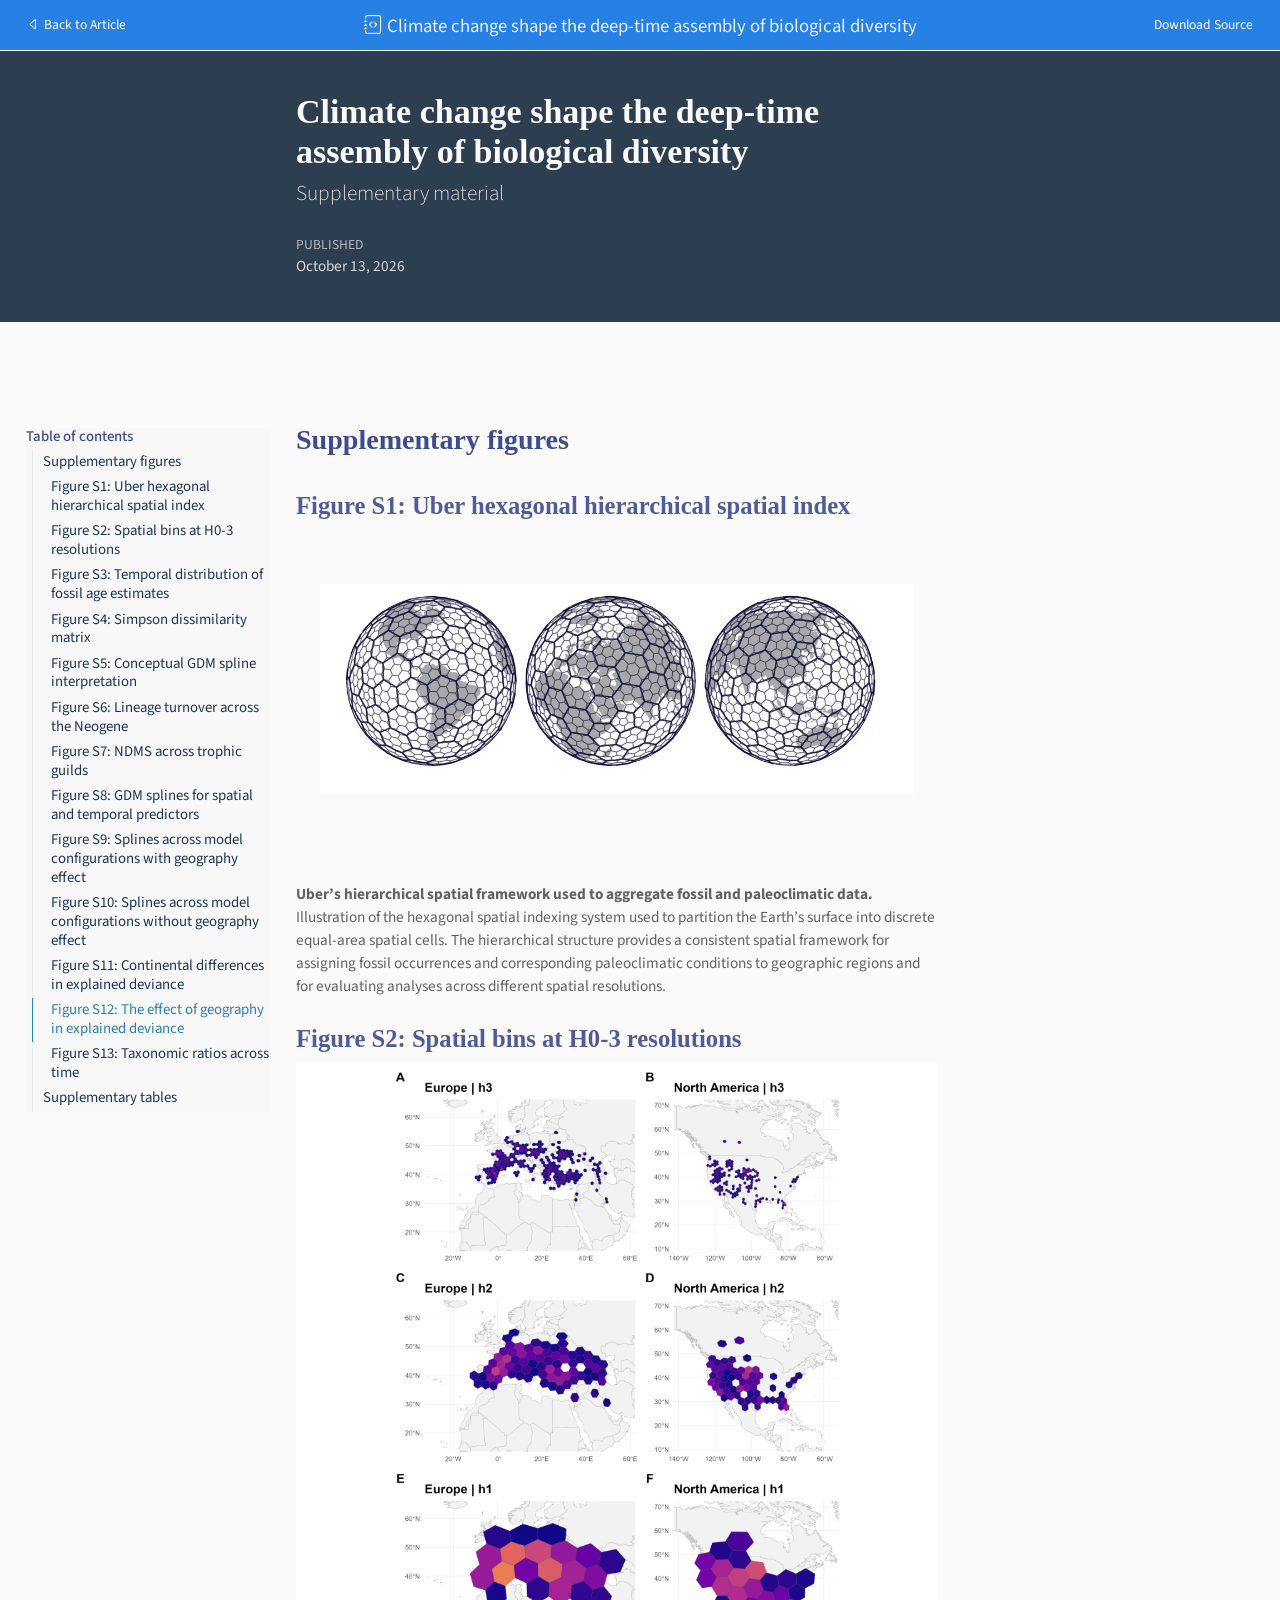
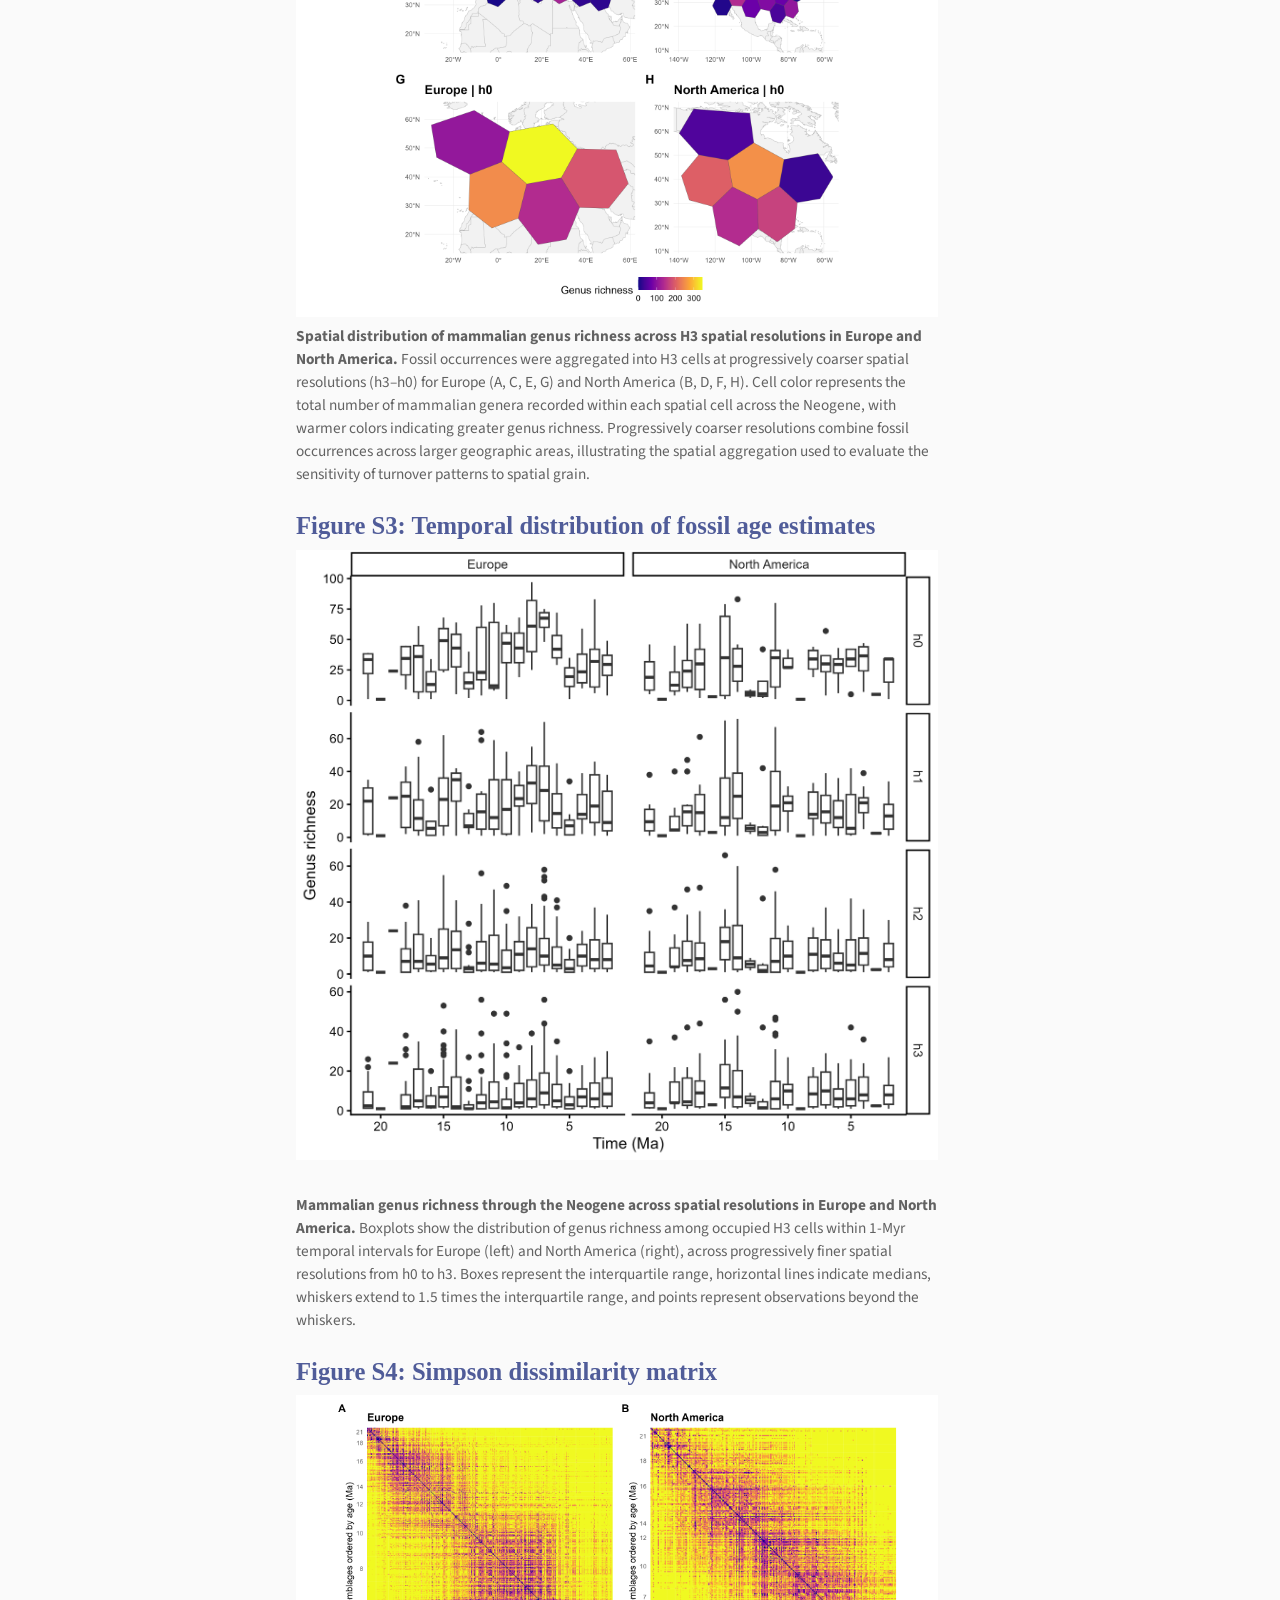
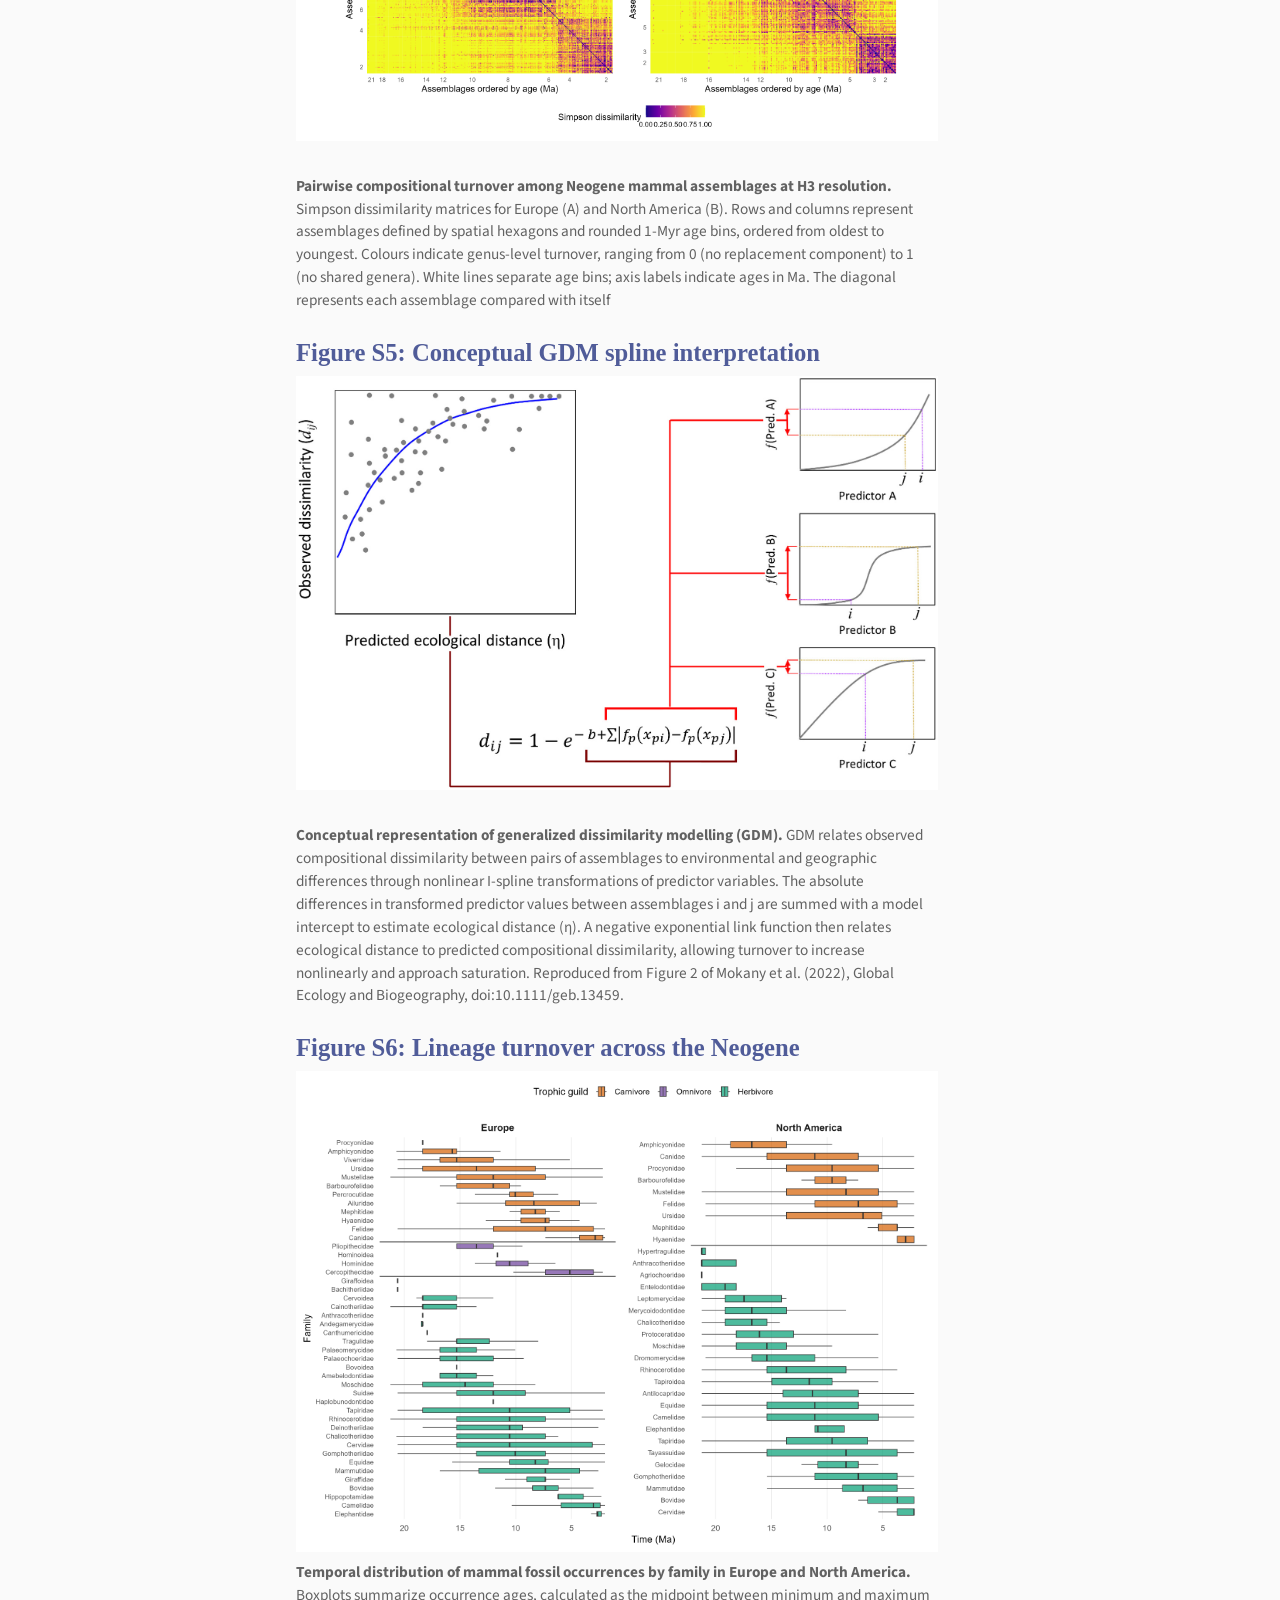
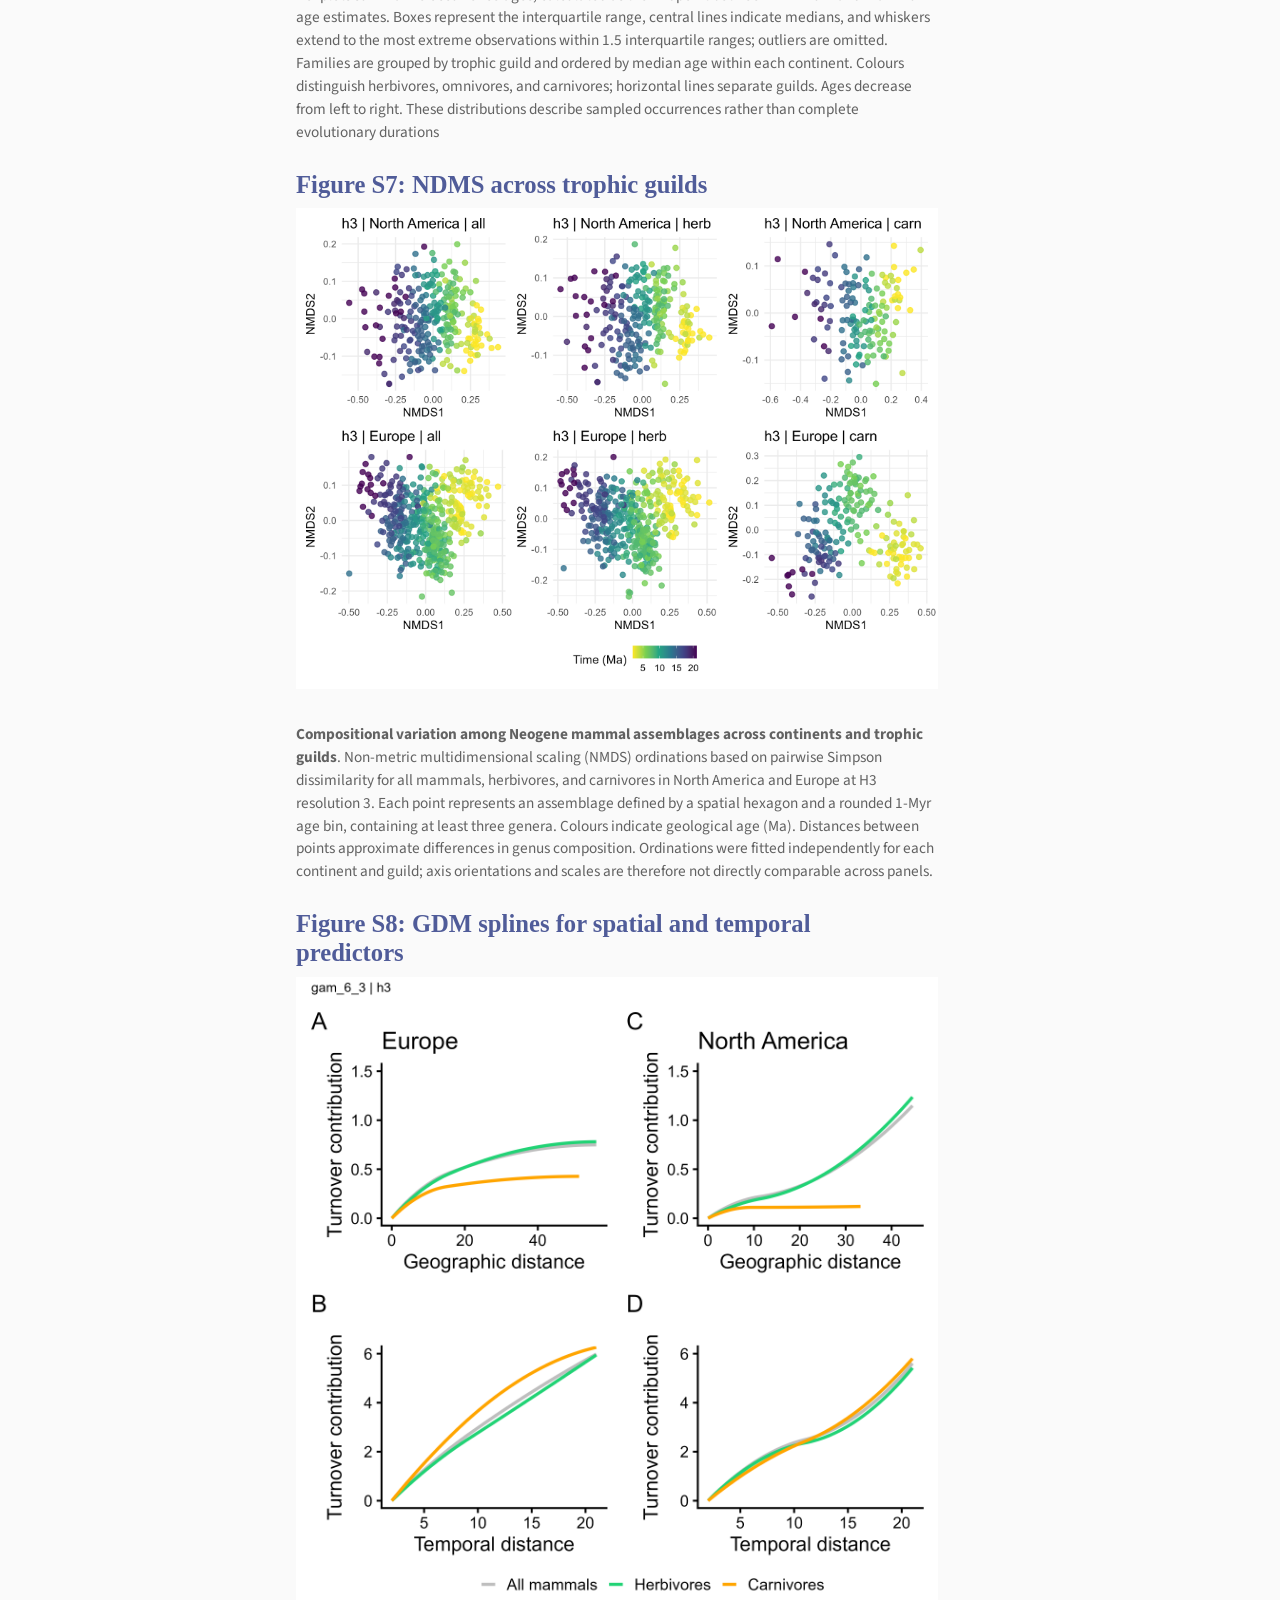
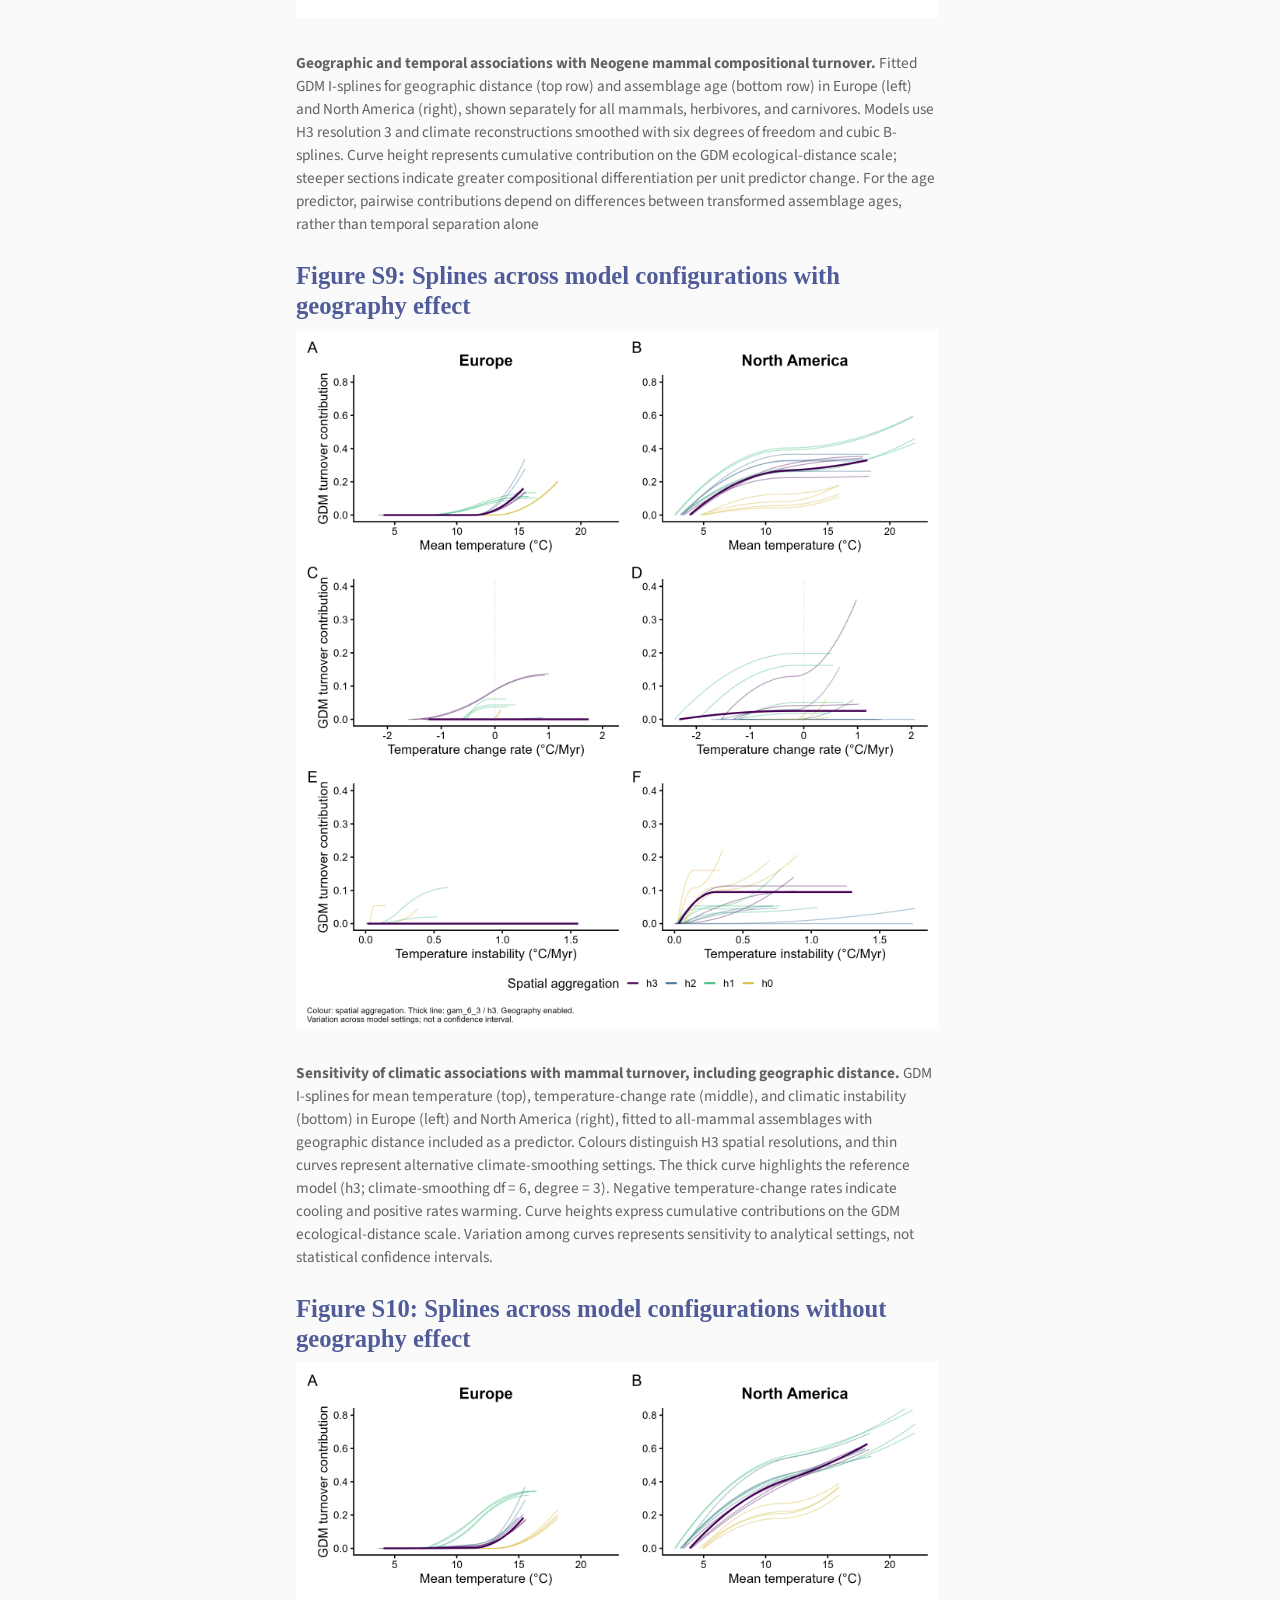
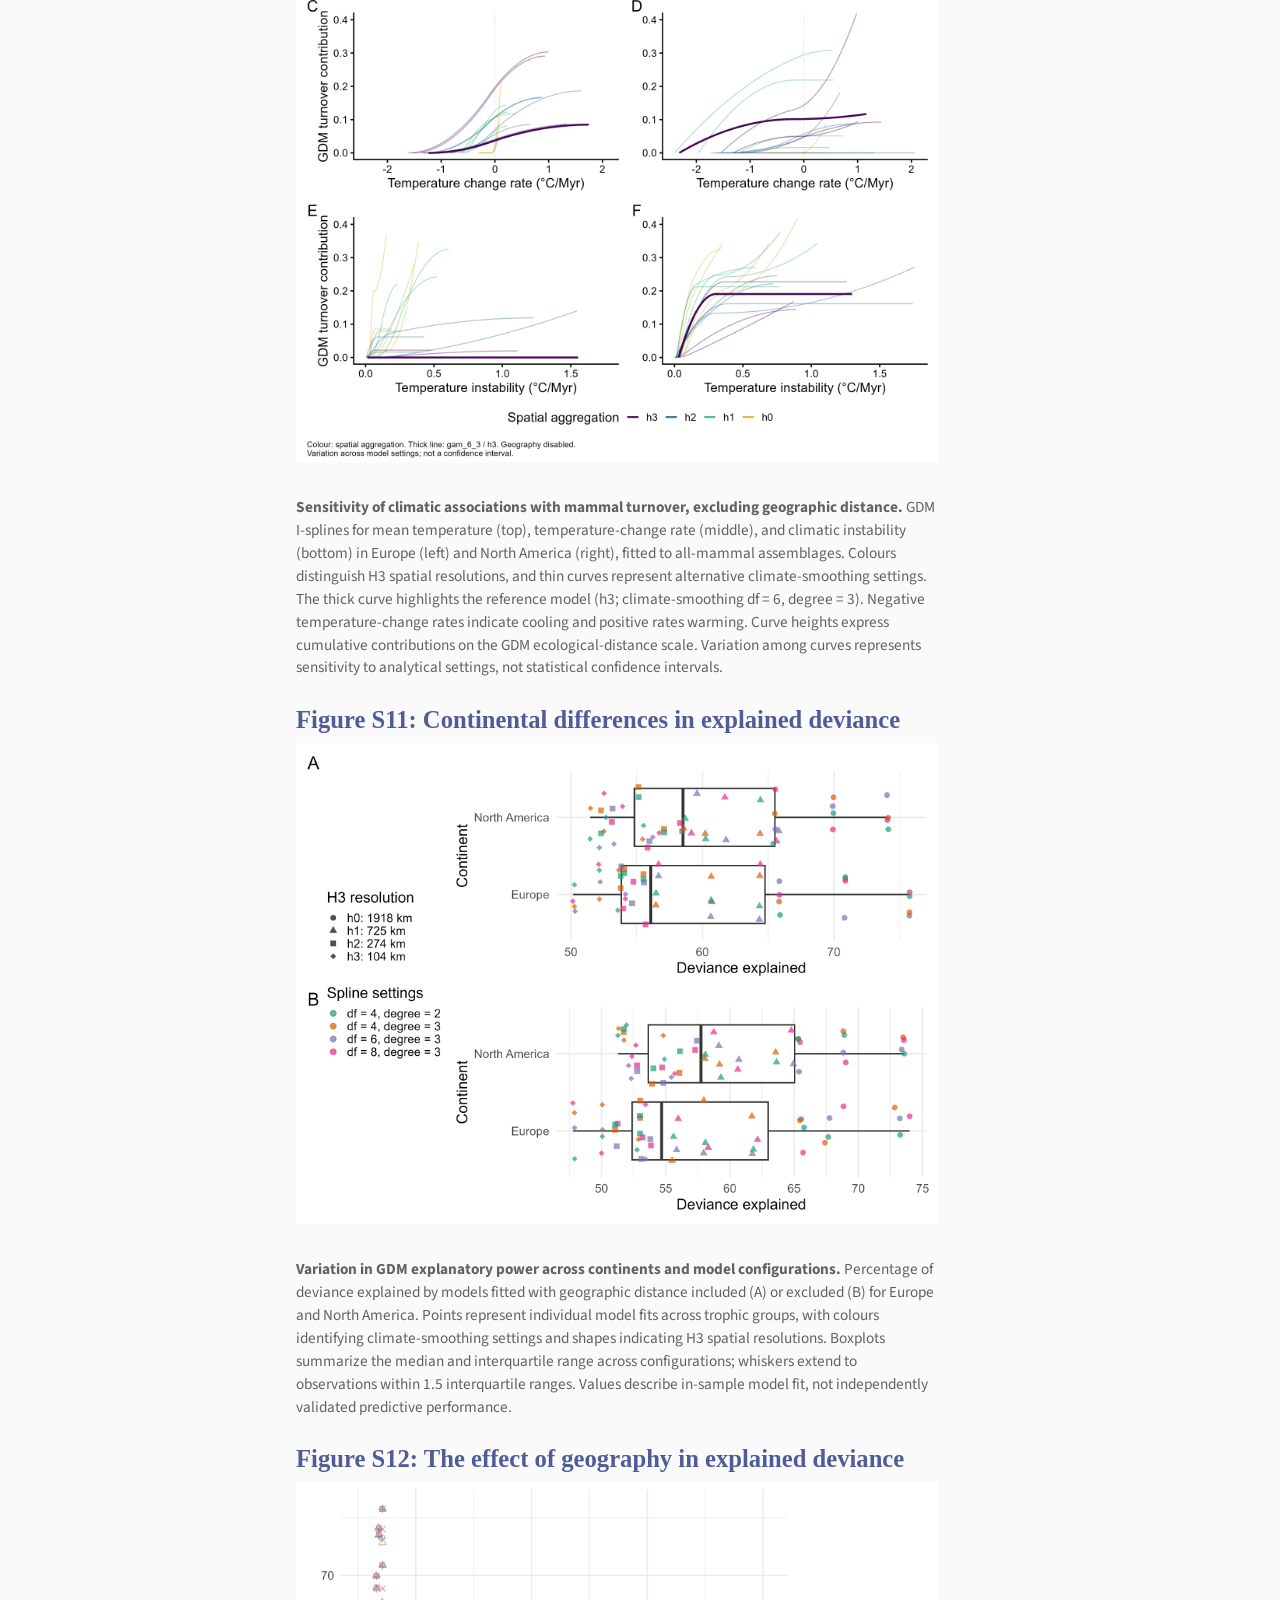
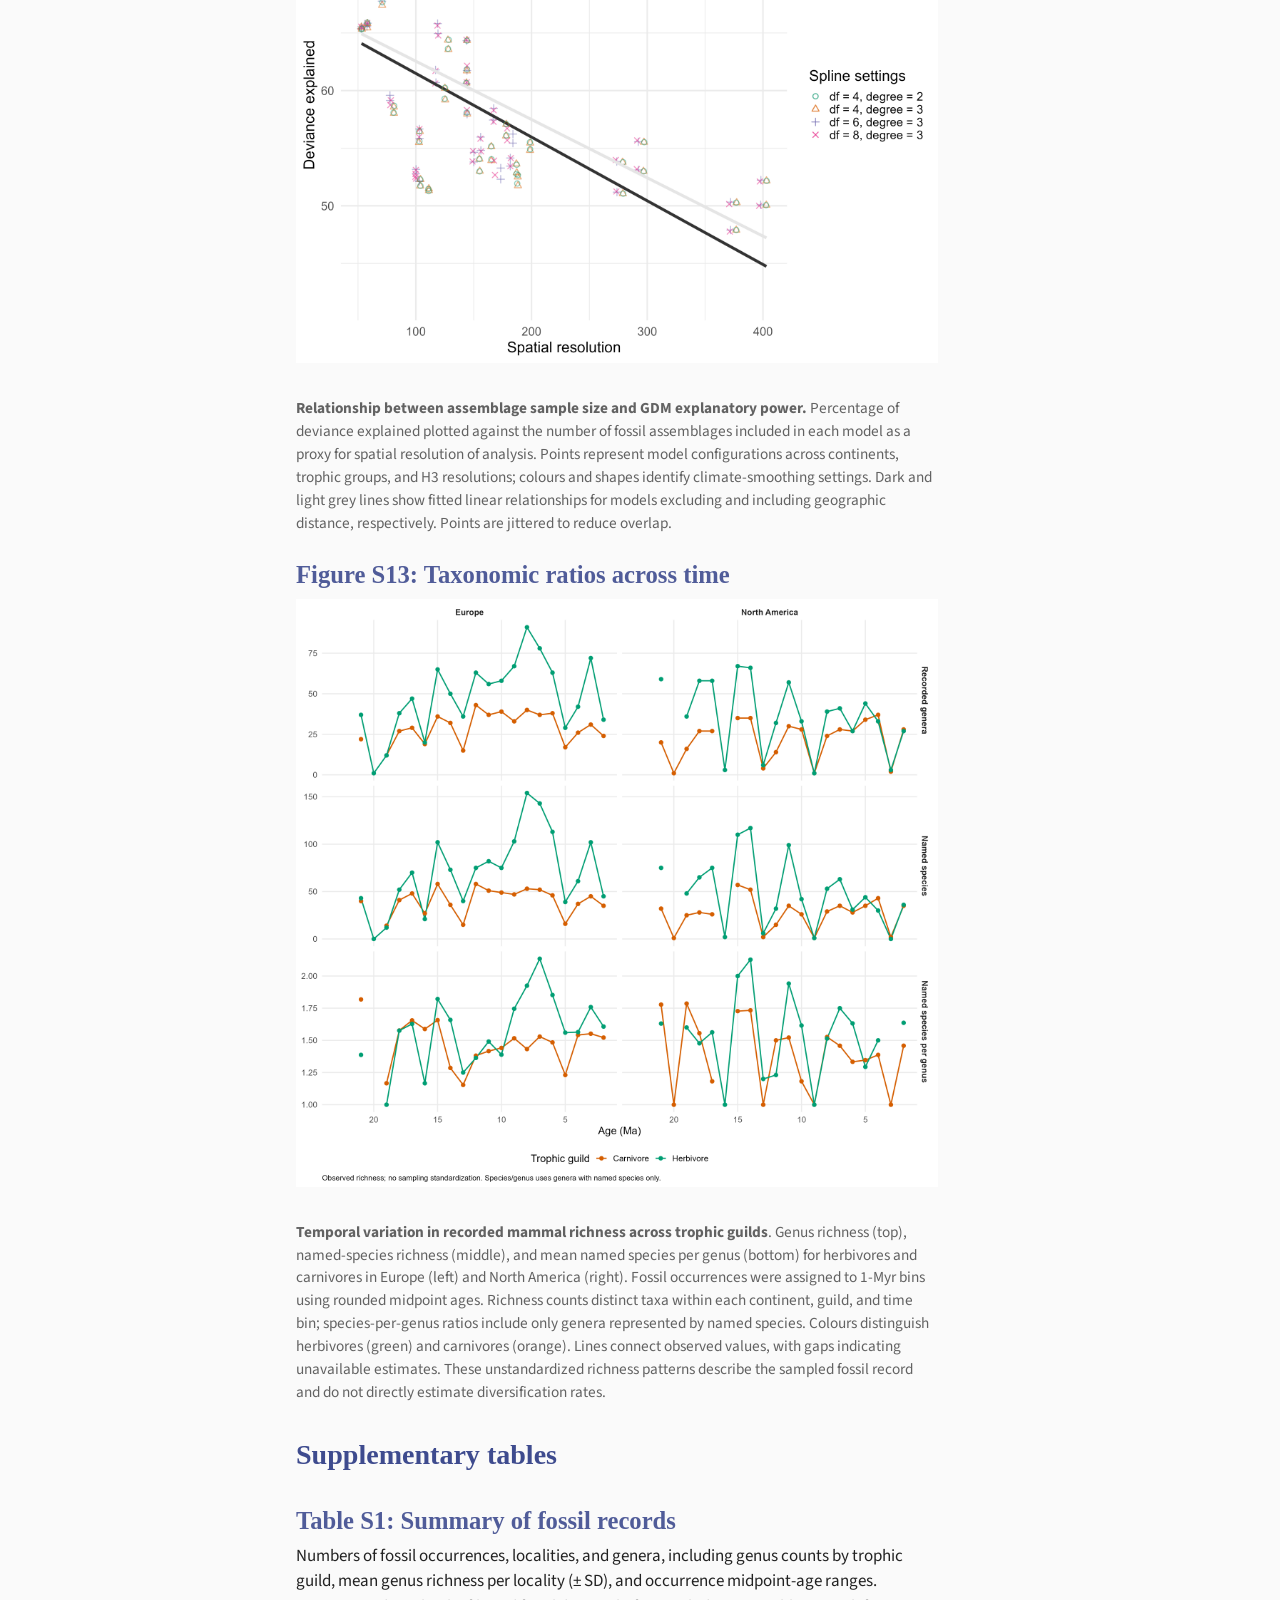
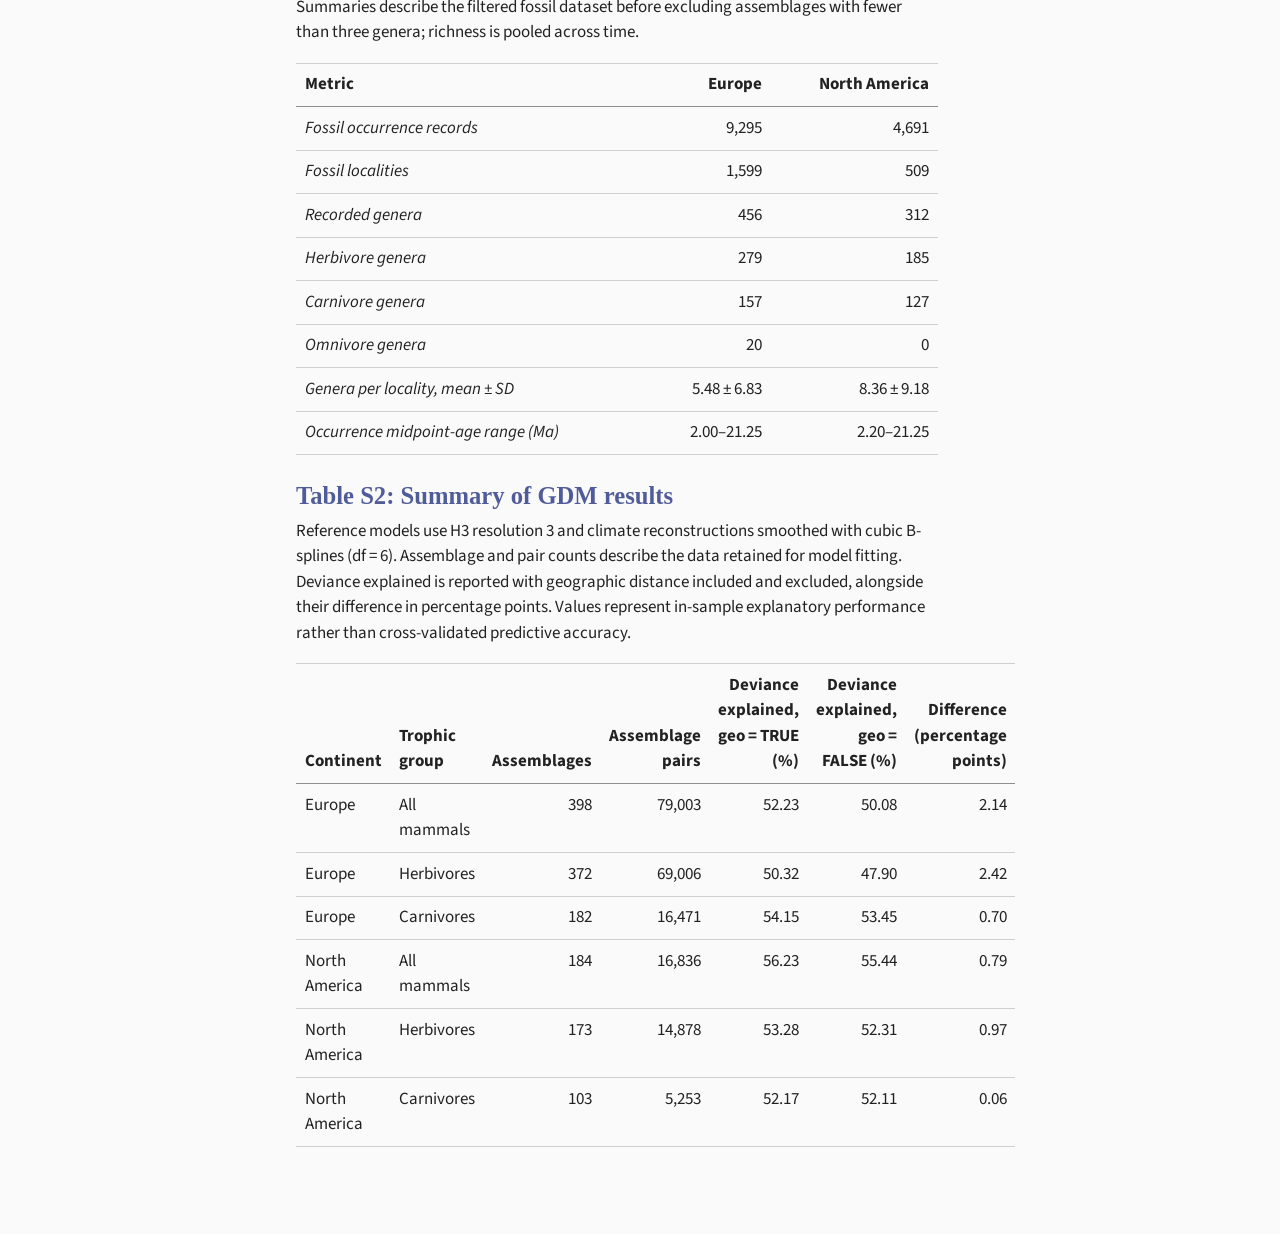
<file: _manuscript/Supplementary_material-preview.html>
<!DOCTYPE html>
<html xmlns="http://www.w3.org/1999/xhtml" lang="en" xml:lang="en"><head>
    <meta charset="utf-8">
    <meta name="generator" content="quarto-1.6.39">

    <meta name="viewport" content="width=device-width, initial-scale=1.0, user-scalable=yes">

    <meta name="dcterms.date" content="2026-10-13">

    <title>Climate change shape the deep-time assembly of biological diversity</title>
    <style>
      code{white-space: pre-wrap;}
      span.smallcaps{font-variant: small-caps;}
      div.columns{display: flex; gap: min(4vw, 1.5em);}
      div.column{flex: auto; overflow-x: auto;}
      div.hanging-indent{margin-left: 1.5em; text-indent: -1.5em;}
      ul.task-list{list-style: none;}
      ul.task-list li input[type="checkbox"] {
        width: 0.8em;
        margin: 0 0.8em 0.2em -1em; /* quarto-specific, see https://github.com/quarto-dev/quarto-cli/issues/4556 */ 
        vertical-align: middle;
      }
    </style>

    <style>
      body.hypothesis-enabled #quarto-embed-header {
        padding-right: 36px;
      }

      #quarto-embed-header {
        height: 3em;
        width: 100%;
        display: flex;
        justify-content: space-between;
        align-items: center;
        border-bottom: solid 1px;
      }

      #quarto-embed-header h6 {
        font-size: 1.1em;
        padding-top: 0.6em;
        margin-left: 1em;
        margin-right: 1em;
        font-weight: 400;
      }

      #quarto-embed-header a.quarto-back-link,
      #quarto-embed-header a.quarto-download-embed {
        font-size: 0.8em;
        margin-top: 1em;
        margin-bottom: 1em;
        margin-left: 1em;
        margin-right: 1em;
      }

      .quarto-back-container {
        padding-left: 0.5em;
        display: flex;
      }

      .headroom {
          will-change: transform;
          transition: transform 200ms linear;
      }

      .headroom--pinned {
          transform: translateY(0%);
      }

      .headroom--unpinned {
          transform: translateY(-100%);
      }      
    </style>

    <script>
    window.document.addEventListener("DOMContentLoaded", function () {

      var header = window.document.querySelector("#quarto-embed-header");
      const titleBannerEl = window.document.querySelector("body > #title-block-header");
      if (titleBannerEl) {
        titleBannerEl.style.paddingTop = header.clientHeight + "px";
      }
      const contentEl = window.document.getElementById('quarto-content');
      for (const child of contentEl.children) {
        child.style.paddingTop = header.clientHeight + "px";
        child.style.marginTop = "1em";
      }

      // Use the article root if the `back` call doesn't work. This isn't perfect
      // but should typically work
      window.quartoBackToArticle = () => {
        var currentUrl = window.location.href;
        window.history.back();
        setTimeout(() => {
            // if location was not changed in 100 ms, then there is no history back
            if(currentUrl === window.location.href){              
                // redirect to site root
                window.location.href = "index.html";
            }
        }, 100);
      }

      const headroom = new window.Headroom(header, {
        tolerance: 5,
        onPin: function () {
        },
        onUnpin: function () {
        },
      });
      headroom.init();
    });
    </script>

    
<script src="site_libs/manuscript-notebook/headroom.min.js"></script>
<script src="site_libs/clipboard/clipboard.min.js"></script>
<script src="site_libs/quarto-html/quarto.js"></script>
<script src="site_libs/quarto-html/popper.min.js"></script>
<script src="site_libs/quarto-html/tippy.umd.min.js"></script>
<script src="site_libs/quarto-html/anchor.min.js"></script>
<link href="site_libs/quarto-html/tippy.css" rel="stylesheet">
<link href="site_libs/quarto-html/quarto-syntax-highlighting-e26003cea8cd680ca0c55a263523d882.css" rel="stylesheet" id="quarto-text-highlighting-styles">
<script src="site_libs/bootstrap/bootstrap.min.js"></script>
<link href="site_libs/bootstrap/bootstrap-icons.css" rel="stylesheet">
<link href="site_libs/bootstrap/bootstrap-cb0ba8eed32f50af00b082f41f7dedc9.min.css" rel="stylesheet" append-hash="true" id="quarto-bootstrap" data-mode="light">
<script src="site_libs/quarto-contrib/panel-accordion-0.0.1/panel-accordion.js"></script>
<script src="site_libs/quarto-contrib/glightbox/glightbox.min.js"></script>
<link href="site_libs/quarto-contrib/glightbox/glightbox.min.css" rel="stylesheet">
<link href="site_libs/quarto-contrib/glightbox/lightbox.css" rel="stylesheet">
     
      </head>

  <body class="quarto-notebook">
    <div id="quarto-embed-header" class="headroom fixed-top bg-primary">
      
      <a onclick="window.quartoBackToArticle(); return false;" class="btn btn-primary quarto-back-link" href=""><i class="bi bi-caret-left"></i> Back to Article</a>
      <h6><i class="bi bi-journal-code"></i> Climate change shape the deep-time assembly of biological diversity</h6>

            <a href="./Supplementary_material.qmd" class="btn btn-primary quarto-download-embed" download="Supplementary_material.qmd">Download Source</a>
          </div>

     <header id="title-block-header" class="quarto-title-block default toc-left page-columns page-full">
  <div class="quarto-title-banner page-columns page-full">
    <div class="quarto-title column-body">
      <h1 class="title">Climate change shape the deep-time assembly of biological diversity</h1>
            <p class="subtitle lead">Supplementary material</p>
          </div>

    
    <div class="quarto-title-meta-container">
      <div class="quarto-title-meta-column-start">
        
        <div class="quarto-title-meta">

                
                <div>
            <div class="quarto-title-meta-heading">Published</div>
            <div class="quarto-title-meta-contents">
              <p class="date">October 13, 2026</p>
            </div>
          </div>
          
                
              </div>
      </div>
      <div class="quarto-title-meta-column-end quarto-other-formats-target">
      </div>
    </div>



    <div class="quarto-other-links-text-target">
    </div>  </div>
</header><div id="quarto-content" class="page-columns page-rows-contents page-layout-article toc-left">
<div id="quarto-sidebar-toc-left" class="sidebar toc-left">
  <nav id="TOC" role="doc-toc" class="toc-active">
    <h2 id="toc-title">Table of contents</h2>
   
  <ul>
  <li><a href="#supplementary-figures" id="toc-supplementary-figures" class="nav-link active" data-scroll-target="#supplementary-figures">Supplementary figures</a>
  <ul class="collapse">
  <li><a href="#figure-s1-uber-hexagonal-hierarchical-spatial-index" id="toc-figure-s1-uber-hexagonal-hierarchical-spatial-index" class="nav-link" data-scroll-target="#figure-s1-uber-hexagonal-hierarchical-spatial-index">Figure S1: Uber hexagonal hierarchical spatial index</a></li>
  <li><a href="#figure-s2-spatial-bins-at-h0-3-resolutions" id="toc-figure-s2-spatial-bins-at-h0-3-resolutions" class="nav-link" data-scroll-target="#figure-s2-spatial-bins-at-h0-3-resolutions">Figure S2: Spatial bins at H0-3 resolutions</a></li>
  <li><a href="#figure-s3-temporal-distribution-of-fossil-age-estimates" id="toc-figure-s3-temporal-distribution-of-fossil-age-estimates" class="nav-link" data-scroll-target="#figure-s3-temporal-distribution-of-fossil-age-estimates">Figure S3: Temporal distribution of fossil age estimates</a></li>
  <li><a href="#figure-s4-simpson-dissimilarity-matrix" id="toc-figure-s4-simpson-dissimilarity-matrix" class="nav-link" data-scroll-target="#figure-s4-simpson-dissimilarity-matrix">Figure S4: Simpson dissimilarity matrix</a></li>
  <li><a href="#figure-s5-conceptual-gdm-spline-interpretation" id="toc-figure-s5-conceptual-gdm-spline-interpretation" class="nav-link" data-scroll-target="#figure-s5-conceptual-gdm-spline-interpretation">Figure S5: Conceptual GDM spline interpretation</a></li>
  <li><a href="#figure-s6-lineage-turnover-across-the-neogene" id="toc-figure-s6-lineage-turnover-across-the-neogene" class="nav-link" data-scroll-target="#figure-s6-lineage-turnover-across-the-neogene">Figure S6: Lineage turnover across the Neogene</a></li>
  <li><a href="#figure-s7-ndms-across-trophic-guilds" id="toc-figure-s7-ndms-across-trophic-guilds" class="nav-link" data-scroll-target="#figure-s7-ndms-across-trophic-guilds">Figure S7: NDMS across trophic guilds</a></li>
  <li><a href="#figure-s8-gdm-splines-for-spatial-and-temporal-predictors" id="toc-figure-s8-gdm-splines-for-spatial-and-temporal-predictors" class="nav-link" data-scroll-target="#figure-s8-gdm-splines-for-spatial-and-temporal-predictors">Figure S8: GDM splines for spatial and temporal predictors</a></li>
  <li><a href="#figure-s9-splines-across-model-configurations-with-geography-effect" id="toc-figure-s9-splines-across-model-configurations-with-geography-effect" class="nav-link" data-scroll-target="#figure-s9-splines-across-model-configurations-with-geography-effect">Figure S9: Splines across model configurations with geography effect</a></li>
  <li><a href="#figure-s10-splines-across-model-configurations-without-geography-effect" id="toc-figure-s10-splines-across-model-configurations-without-geography-effect" class="nav-link" data-scroll-target="#figure-s10-splines-across-model-configurations-without-geography-effect">Figure S10: Splines across model configurations without geography effect</a></li>
  <li><a href="#figure-s11-continental-differences-in-explained-deviance" id="toc-figure-s11-continental-differences-in-explained-deviance" class="nav-link" data-scroll-target="#figure-s11-continental-differences-in-explained-deviance">Figure S11: Continental differences in explained deviance</a></li>
  <li><a href="#figure-s12-the-effect-of-geography-in-explained-deviance" id="toc-figure-s12-the-effect-of-geography-in-explained-deviance" class="nav-link" data-scroll-target="#figure-s12-the-effect-of-geography-in-explained-deviance">Figure S12: The effect of geography in explained deviance</a></li>
  <li><a href="#figure-s13-taxonomic-ratios-across-time" id="toc-figure-s13-taxonomic-ratios-across-time" class="nav-link" data-scroll-target="#figure-s13-taxonomic-ratios-across-time">Figure S13: Taxonomic ratios across time</a></li>
  </ul></li>
  <li><a href="#supplementary-tables" id="toc-supplementary-tables" class="nav-link" data-scroll-target="#supplementary-tables">Supplementary tables</a>
  <ul class="collapse">
  <li><a href="#table-s1-summary-of-fossil-records" id="toc-table-s1-summary-of-fossil-records" class="nav-link" data-scroll-target="#table-s1-summary-of-fossil-records">Table S1: Summary of fossil records</a></li>
  <li><a href="#table-s2-summary-of-gdm-results" id="toc-table-s2-summary-of-gdm-results" class="nav-link" data-scroll-target="#table-s2-summary-of-gdm-results">Table S2: Summary of GDM results</a></li>
  </ul></li>
  </ul>
</nav>
</div>
<div id="quarto-margin-sidebar" class="sidebar margin-sidebar zindex-bottom">
</div>
<main class="content quarto-banner-title-block" id="quarto-document-content">      

       <section id="supplementary-figures" class="level2">
<h2 class="anchored" data-anchor-id="supplementary-figures">Supplementary figures</h2>
<section id="figure-s1-uber-hexagonal-hierarchical-spatial-index" class="level3">
<h3 class="anchored" data-anchor-id="figure-s1-uber-hexagonal-hierarchical-spatial-index">Figure S1: Uber hexagonal hierarchical spatial index</h3>
<div class="quarto-figure quarto-figure-center">
<figure class="figure">
<div class="quarto-figure quarto-figure-center">
<figure class="figure">
<p><a href="images/UberH3_grids.webp" class="lightbox" data-gallery="quarto-lightbox-gallery-1" title="Uber’s hierarchical spatial framework used to aggregate fossil and paleoclimatic data. Illustration of the hexagonal spatial indexing system used to partition the Earth’s surface into discrete equal-area spatial cells. The hierarchical structure provides a consistent spatial framework for assigning fossil occurrences and corresponding paleoclimatic conditions to geographic regions and for evaluating analyses across different spatial resolutions."><img src="images/UberH3_grids.webp" class="img-fluid quarto-figure quarto-figure-center figure-img" alt="Uber’s hierarchical spatial framework used to aggregate fossil and paleoclimatic data. Illustration of the hexagonal spatial indexing system used to partition the Earth’s surface into discrete equal-area spatial cells. The hierarchical structure provides a consistent spatial framework for assigning fossil occurrences and corresponding paleoclimatic conditions to geographic regions and for evaluating analyses across different spatial resolutions."></a></p>
</figure>
</div>
<figcaption><strong>Uber’s hierarchical spatial framework used to aggregate fossil and paleoclimatic data.</strong> Illustration of the hexagonal spatial indexing system used to partition the Earth’s surface into discrete equal-area spatial cells. The hierarchical structure provides a consistent spatial framework for assigning fossil occurrences and corresponding paleoclimatic conditions to geographic regions and for evaluating analyses across different spatial resolutions.</figcaption>
</figure>
</div>
</section>
<section id="figure-s2-spatial-bins-at-h0-3-resolutions" class="level3">
<h3 class="anchored" data-anchor-id="figure-s2-spatial-bins-at-h0-3-resolutions">Figure S2: Spatial bins at H0-3 resolutions</h3>
<div class="quarto-figure quarto-figure-center">
<figure class="figure">
<p><a href="images/genus_richness_h0_h3.png" class="lightbox" data-gallery="quarto-lightbox-gallery-2" title="Spatial distribution of mammalian genus richness across H3 spatial resolutions in Europe and North America. Fossil occurrences were aggregated into H3 cells at progressively coarser spatial resolutions (h3–h0) for Europe (A, C, E, G) and North America (B, D, F, H). Cell color represents the total number of mammalian genera recorded within each spatial cell across the Neogene, with warmer colors indicating greater genus richness. Progressively coarser resolutions combine fossil occurrences across larger geographic areas, illustrating the spatial aggregation used to evaluate the sensitivity of turnover patterns to spatial grain."><img src="images/genus_richness_h0_h3.png" class="img-fluid figure-img" alt="Spatial distribution of mammalian genus richness across H3 spatial resolutions in Europe and North America. Fossil occurrences were aggregated into H3 cells at progressively coarser spatial resolutions (h3–h0) for Europe (A, C, E, G) and North America (B, D, F, H). Cell color represents the total number of mammalian genera recorded within each spatial cell across the Neogene, with warmer colors indicating greater genus richness. Progressively coarser resolutions combine fossil occurrences across larger geographic areas, illustrating the spatial aggregation used to evaluate the sensitivity of turnover patterns to spatial grain."></a></p>
<figcaption><strong>Spatial distribution of mammalian genus richness across H3 spatial resolutions in Europe and North America.</strong> Fossil occurrences were aggregated into H3 cells at progressively coarser spatial resolutions (h3–h0) for Europe (A, C, E, G) and North America (B, D, F, H). Cell color represents the total number of mammalian genera recorded within each spatial cell across the Neogene, with warmer colors indicating greater genus richness. Progressively coarser resolutions combine fossil occurrences across larger geographic areas, illustrating the spatial aggregation used to evaluate the sensitivity of turnover patterns to spatial grain.</figcaption>
</figure>
</div>
</section>
<section id="figure-s3-temporal-distribution-of-fossil-age-estimates" class="level3">
<h3 class="anchored" data-anchor-id="figure-s3-temporal-distribution-of-fossil-age-estimates">Figure S3: Temporal distribution of fossil age estimates</h3>
<div class="quarto-figure quarto-figure-center">
<figure class="figure">
<div class="quarto-figure quarto-figure-center">
<figure class="figure">
<p><a href="images/all_resolutions_per_assemblage-01.png" class="lightbox" data-gallery="quarto-lightbox-gallery-3" title="Mammalian genus richness through the Neogene across spatial resolutions in Europe and North America. Boxplots show the distribution of genus richness among occupied H3 cells within 1-Myr temporal intervals for Europe (left) and North America (right), across progressively finer spatial resolutions from h0 to h3. Boxes represent the interquartile range, horizontal lines indicate medians, whiskers extend to 1.5 times the interquartile range, and points represent observations beyond the whiskers."><img src="images/all_resolutions_per_assemblage-01.png" class="img-fluid quarto-figure quarto-figure-center figure-img" alt="Mammalian genus richness through the Neogene across spatial resolutions in Europe and North America. Boxplots show the distribution of genus richness among occupied H3 cells within 1-Myr temporal intervals for Europe (left) and North America (right), across progressively finer spatial resolutions from h0 to h3. Boxes represent the interquartile range, horizontal lines indicate medians, whiskers extend to 1.5 times the interquartile range, and points represent observations beyond the whiskers."></a></p>
</figure>
</div>
<figcaption><strong>Mammalian genus richness through the Neogene across spatial resolutions in Europe and North America.</strong> Boxplots show the distribution of genus richness among occupied H3 cells within 1-Myr temporal intervals for Europe (left) and North America (right), across progressively finer spatial resolutions from h0 to h3. Boxes represent the interquartile range, horizontal lines indicate medians, whiskers extend to 1.5 times the interquartile range, and points represent observations beyond the whiskers.</figcaption>
</figure>
</div>
</section>
<section id="figure-s4-simpson-dissimilarity-matrix" class="level3">
<h3 class="anchored" data-anchor-id="figure-s4-simpson-dissimilarity-matrix">Figure S4: Simpson dissimilarity matrix</h3>
<div class="quarto-figure quarto-figure-center">
<figure class="figure">
<div class="quarto-figure quarto-figure-center">
<figure class="figure">
<p><a href="images/simpson_dissimilarity_matrix_h3_all.png" class="lightbox" data-gallery="quarto-lightbox-gallery-4" title="Pairwise compositional turnover among Neogene mammal assemblages at H3 resolution. Simpson dissimilarity matrices for Europe (A) and North America (B). Rows and columns represent assemblages defined by spatial hexagons and rounded 1-Myr age bins, ordered from oldest to youngest. Colours indicate genus-level turnover, ranging from 0 (no replacement component) to 1 (no shared genera). White lines separate age bins; axis labels indicate ages in Ma. The diagonal represents each assemblage compared with itself"><img src="images/simpson_dissimilarity_matrix_h3_all.png" class="img-fluid quarto-figure quarto-figure-center figure-img" alt="Pairwise compositional turnover among Neogene mammal assemblages at H3 resolution. Simpson dissimilarity matrices for Europe (A) and North America (B). Rows and columns represent assemblages defined by spatial hexagons and rounded 1-Myr age bins, ordered from oldest to youngest. Colours indicate genus-level turnover, ranging from 0 (no replacement component) to 1 (no shared genera). White lines separate age bins; axis labels indicate ages in Ma. The diagonal represents each assemblage compared with itself"></a></p>
</figure>
</div>
<figcaption><strong>Pairwise compositional turnover among Neogene mammal assemblages at H3 resolution.</strong> Simpson dissimilarity matrices for Europe (A) and North America (B). Rows and columns represent assemblages defined by spatial hexagons and rounded 1-Myr age bins, ordered from oldest to youngest. Colours indicate genus-level turnover, ranging from 0 (no replacement component) to 1 (no shared genera). White lines separate age bins; axis labels indicate ages in Ma. The diagonal represents each assemblage compared with itself</figcaption>
</figure>
</div>
</section>
<section id="figure-s5-conceptual-gdm-spline-interpretation" class="level3">
<h3 class="anchored" data-anchor-id="figure-s5-conceptual-gdm-spline-interpretation">Figure S5: Conceptual GDM spline interpretation</h3>
<div class="quarto-figure quarto-figure-center">
<figure class="figure">
<div class="quarto-figure quarto-figure-center">
<figure class="figure">
<p><a href="images/gdm_conceptual.jpg" class="lightbox" data-gallery="quarto-lightbox-gallery-5" title="Conceptual representation of generalized dissimilarity modelling (GDM). GDM relates observed compositional dissimilarity between pairs of assemblages to environmental and geographic differences through nonlinear I-spline transformations of predictor variables. The absolute differences in transformed predictor values between assemblages i and j are summed with a model intercept to estimate ecological distance (η). A negative exponential link function then relates ecological distance to predicted compositional dissimilarity, allowing turnover to increase nonlinearly and approach saturation. Reproduced from Figure 2 of Mokany et al.&nbsp;(2022), Global Ecology and Biogeography, doi:10.1111/geb.13459."><img src="images/gdm_conceptual.jpg" class="img-fluid quarto-figure quarto-figure-center figure-img" alt="Conceptual representation of generalized dissimilarity modelling (GDM). GDM relates observed compositional dissimilarity between pairs of assemblages to environmental and geographic differences through nonlinear I-spline transformations of predictor variables. The absolute differences in transformed predictor values between assemblages i and j are summed with a model intercept to estimate ecological distance (η). A negative exponential link function then relates ecological distance to predicted compositional dissimilarity, allowing turnover to increase nonlinearly and approach saturation. Reproduced from Figure 2 of Mokany et al.&nbsp;(2022), Global Ecology and Biogeography, doi:10.1111/geb.13459."></a></p>
</figure>
</div>
<figcaption><strong>Conceptual representation of generalized dissimilarity modelling (GDM).</strong> GDM relates observed compositional dissimilarity between pairs of assemblages to environmental and geographic differences through nonlinear I-spline transformations of predictor variables. The absolute differences in transformed predictor values between assemblages i and j are summed with a model intercept to estimate ecological distance (η). A negative exponential link function then relates ecological distance to predicted compositional dissimilarity, allowing turnover to increase nonlinearly and approach saturation. Reproduced from Figure 2 of Mokany et al.&nbsp;(2022), Global Ecology and Biogeography, doi:10.1111/geb.13459.</figcaption>
</figure>
</div>
</section>
<section id="figure-s6-lineage-turnover-across-the-neogene" class="level3">
<h3 class="anchored" data-anchor-id="figure-s6-lineage-turnover-across-the-neogene">Figure S6: Lineage turnover across the Neogene</h3>
<div class="quarto-figure quarto-figure-center">
<figure class="figure">
<p><a href="images/genus_boxplot.png" class="lightbox" data-gallery="quarto-lightbox-gallery-6" title="Temporal distribution of mammal fossil occurrences by family in Europe and North America. Boxplots summarize occurrence ages, calculated as the midpoint between minimum and maximum age estimates. Boxes represent the interquartile range, central lines indicate medians, and whiskers extend to the most extreme observations within 1.5 interquartile ranges; outliers are omitted. Families are grouped by trophic guild and ordered by median age within each continent. Colours distinguish herbivores, omnivores, and carnivores; horizontal lines separate guilds. Ages decrease from left to right. These distributions describe sampled occurrences rather than complete evolutionary durations"><img src="images/genus_boxplot.png" class="img-fluid figure-img" alt="Temporal distribution of mammal fossil occurrences by family in Europe and North America. Boxplots summarize occurrence ages, calculated as the midpoint between minimum and maximum age estimates. Boxes represent the interquartile range, central lines indicate medians, and whiskers extend to the most extreme observations within 1.5 interquartile ranges; outliers are omitted. Families are grouped by trophic guild and ordered by median age within each continent. Colours distinguish herbivores, omnivores, and carnivores; horizontal lines separate guilds. Ages decrease from left to right. These distributions describe sampled occurrences rather than complete evolutionary durations"></a></p>
<figcaption><strong>Temporal distribution of mammal fossil occurrences by family in Europe and North America.</strong> Boxplots summarize occurrence ages, calculated as the midpoint between minimum and maximum age estimates. Boxes represent the interquartile range, central lines indicate medians, and whiskers extend to the most extreme observations within 1.5 interquartile ranges; outliers are omitted. Families are grouped by trophic guild and ordered by median age within each continent. Colours distinguish herbivores, omnivores, and carnivores; horizontal lines separate guilds. Ages decrease from left to right. These distributions describe sampled occurrences rather than complete evolutionary durations</figcaption>
</figure>
</div>
</section>
<section id="figure-s7-ndms-across-trophic-guilds" class="level3">
<h3 class="anchored" data-anchor-id="figure-s7-ndms-across-trophic-guilds">Figure S7: NDMS across trophic guilds</h3>
<div class="quarto-figure quarto-figure-center">
<figure class="figure">
<div class="quarto-figure quarto-figure-center">
<figure class="figure">
<p><a href="images/turnover_mds_all.png" class="lightbox" data-gallery="quarto-lightbox-gallery-7" title="Compositional variation among Neogene mammal assemblages across continents and trophic guilds. Non-metric multidimensional scaling (NMDS) ordinations based on pairwise Simpson dissimilarity for all mammals, herbivores, and carnivores in North America and Europe at H3 resolution 3. Each point represents an assemblage defined by a spatial hexagon and a rounded 1-Myr age bin, containing at least three genera. Colours indicate geological age (Ma). Distances between points approximate differences in genus composition. Ordinations were fitted independently for each continent and guild; axis orientations and scales are therefore not directly comparable across panels."><img src="images/turnover_mds_all.png" class="img-fluid quarto-figure quarto-figure-center figure-img" alt="Compositional variation among Neogene mammal assemblages across continents and trophic guilds. Non-metric multidimensional scaling (NMDS) ordinations based on pairwise Simpson dissimilarity for all mammals, herbivores, and carnivores in North America and Europe at H3 resolution 3. Each point represents an assemblage defined by a spatial hexagon and a rounded 1-Myr age bin, containing at least three genera. Colours indicate geological age (Ma). Distances between points approximate differences in genus composition. Ordinations were fitted independently for each continent and guild; axis orientations and scales are therefore not directly comparable across panels."></a></p>
</figure>
</div>
<figcaption><strong>Compositional variation among Neogene mammal assemblages across continents and trophic guilds</strong>. Non-metric multidimensional scaling (NMDS) ordinations based on pairwise Simpson dissimilarity for all mammals, herbivores, and carnivores in North America and Europe at H3 resolution 3. Each point represents an assemblage defined by a spatial hexagon and a rounded 1-Myr age bin, containing at least three genera. Colours indicate geological age (Ma). Distances between points approximate differences in genus composition. Ordinations were fitted independently for each continent and guild; axis orientations and scales are therefore not directly comparable across panels.</figcaption>
</figure>
</div>
</section>
<section id="figure-s8-gdm-splines-for-spatial-and-temporal-predictors" class="level3">
<h3 class="anchored" data-anchor-id="figure-s8-gdm-splines-for-spatial-and-temporal-predictors">Figure S8: GDM splines for spatial and temporal predictors</h3>
<div class="quarto-figure quarto-figure-center">
<figure class="figure">
<div class="quarto-figure quarto-figure-center">
<figure class="figure">
<p><a href="images/multipanel_non-climate_splines_gam_6_3_h3-01.png" class="lightbox" data-gallery="quarto-lightbox-gallery-8" title="Geographic and temporal associations with Neogene mammal compositional turnover. Fitted GDM I-splines for geographic distance (top row) and assemblage age (bottom row) in Europe (left) and North America (right), shown separately for all mammals, herbivores, and carnivores. Models use H3 resolution 3 and climate reconstructions smoothed with six degrees of freedom and cubic B-splines. Curve height represents cumulative contribution on the GDM ecological-distance scale; steeper sections indicate greater compositional differentiation per unit predictor change. For the age predictor, pairwise contributions depend on differences between transformed assemblage ages, rather than temporal separation alone"><img src="images/multipanel_non-climate_splines_gam_6_3_h3-01.png" class="img-fluid quarto-figure quarto-figure-center figure-img" alt="Geographic and temporal associations with Neogene mammal compositional turnover. Fitted GDM I-splines for geographic distance (top row) and assemblage age (bottom row) in Europe (left) and North America (right), shown separately for all mammals, herbivores, and carnivores. Models use H3 resolution 3 and climate reconstructions smoothed with six degrees of freedom and cubic B-splines. Curve height represents cumulative contribution on the GDM ecological-distance scale; steeper sections indicate greater compositional differentiation per unit predictor change. For the age predictor, pairwise contributions depend on differences between transformed assemblage ages, rather than temporal separation alone"></a></p>
</figure>
</div>
<figcaption><strong>Geographic and temporal associations with Neogene mammal compositional turnover.</strong> Fitted GDM I-splines for geographic distance (top row) and assemblage age (bottom row) in Europe (left) and North America (right), shown separately for all mammals, herbivores, and carnivores. Models use H3 resolution 3 and climate reconstructions smoothed with six degrees of freedom and cubic B-splines. Curve height represents cumulative contribution on the GDM ecological-distance scale; steeper sections indicate greater compositional differentiation per unit predictor change. For the age predictor, pairwise contributions depend on differences between transformed assemblage ages, rather than temporal separation alone</figcaption>
</figure>
</div>
</section>
<section id="figure-s9-splines-across-model-configurations-with-geography-effect" class="level3">
<h3 class="anchored" data-anchor-id="figure-s9-splines-across-model-configurations-with-geography-effect">Figure S9: Splines across model configurations with geography effect</h3>
<div class="quarto-figure quarto-figure-center">
<figure class="figure">
<div class="quarto-figure quarto-figure-center">
<figure class="figure">
<p><a href="images/all_splines_all_geoT.png" class="lightbox" data-gallery="quarto-lightbox-gallery-9" title="Sensitivity of climatic associations with mammal turnover, including geographic distance. GDM I-splines for mean temperature (top), temperature-change rate (middle), and climatic instability (bottom) in Europe (left) and North America (right), fitted to all-mammal assemblages with geographic distance included as a predictor. Colours distinguish H3 spatial resolutions, and thin curves represent alternative climate-smoothing settings. The thick curve highlights the reference model (h3; climate-smoothing df = 6, degree = 3). Negative temperature-change rates indicate cooling and positive rates warming. Curve heights express cumulative contributions on the GDM ecological-distance scale. Variation among curves represents sensitivity to analytical settings, not statistical confidence intervals."><img src="images/all_splines_all_geoT.png" class="img-fluid quarto-figure quarto-figure-center figure-img" alt="Sensitivity of climatic associations with mammal turnover, including geographic distance. GDM I-splines for mean temperature (top), temperature-change rate (middle), and climatic instability (bottom) in Europe (left) and North America (right), fitted to all-mammal assemblages with geographic distance included as a predictor. Colours distinguish H3 spatial resolutions, and thin curves represent alternative climate-smoothing settings. The thick curve highlights the reference model (h3; climate-smoothing df = 6, degree = 3). Negative temperature-change rates indicate cooling and positive rates warming. Curve heights express cumulative contributions on the GDM ecological-distance scale. Variation among curves represents sensitivity to analytical settings, not statistical confidence intervals."></a></p>
</figure>
</div>
<figcaption><strong>Sensitivity of climatic associations with mammal turnover, including geographic distance.</strong> GDM I-splines for mean temperature (top), temperature-change rate (middle), and climatic instability (bottom) in Europe (left) and North America (right), fitted to all-mammal assemblages with geographic distance included as a predictor. Colours distinguish H3 spatial resolutions, and thin curves represent alternative climate-smoothing settings. The thick curve highlights the reference model (h3; climate-smoothing df = 6, degree = 3). Negative temperature-change rates indicate cooling and positive rates warming. Curve heights express cumulative contributions on the GDM ecological-distance scale. Variation among curves represents sensitivity to analytical settings, not statistical confidence intervals.</figcaption>
</figure>
</div>
</section>
<section id="figure-s10-splines-across-model-configurations-without-geography-effect" class="level3">
<h3 class="anchored" data-anchor-id="figure-s10-splines-across-model-configurations-without-geography-effect">Figure S10: Splines across model configurations without geography effect</h3>
<div class="quarto-figure quarto-figure-center">
<figure class="figure">
<div class="quarto-figure quarto-figure-center">
<figure class="figure">
<p><a href="images/all_splines_all_geoF.png" class="lightbox" data-gallery="quarto-lightbox-gallery-10" title="Sensitivity of climatic associations with mammal turnover, excluding geographic distance. GDM I-splines for mean temperature (top), temperature-change rate (middle), and climatic instability (bottom) in Europe (left) and North America (right), fitted to all-mammal assemblages. Colours distinguish H3 spatial resolutions, and thin curves represent alternative climate-smoothing settings. The thick curve highlights the reference model (h3; climate-smoothing df = 6, degree = 3). Negative temperature-change rates indicate cooling and positive rates warming. Curve heights express cumulative contributions on the GDM ecological-distance scale. Variation among curves represents sensitivity to analytical settings, not statistical confidence intervals."><img src="images/all_splines_all_geoF.png" class="img-fluid quarto-figure quarto-figure-center figure-img" alt="Sensitivity of climatic associations with mammal turnover, excluding geographic distance. GDM I-splines for mean temperature (top), temperature-change rate (middle), and climatic instability (bottom) in Europe (left) and North America (right), fitted to all-mammal assemblages. Colours distinguish H3 spatial resolutions, and thin curves represent alternative climate-smoothing settings. The thick curve highlights the reference model (h3; climate-smoothing df = 6, degree = 3). Negative temperature-change rates indicate cooling and positive rates warming. Curve heights express cumulative contributions on the GDM ecological-distance scale. Variation among curves represents sensitivity to analytical settings, not statistical confidence intervals."></a></p>
</figure>
</div>
<figcaption><strong>Sensitivity of climatic associations with mammal turnover, excluding geographic distance.</strong> GDM I-splines for mean temperature (top), temperature-change rate (middle), and climatic instability (bottom) in Europe (left) and North America (right), fitted to all-mammal assemblages. Colours distinguish H3 spatial resolutions, and thin curves represent alternative climate-smoothing settings. The thick curve highlights the reference model (h3; climate-smoothing df = 6, degree = 3). Negative temperature-change rates indicate cooling and positive rates warming. Curve heights express cumulative contributions on the GDM ecological-distance scale. Variation among curves represents sensitivity to analytical settings, not statistical confidence intervals.</figcaption>
</figure>
</div>
</section>
<section id="figure-s11-continental-differences-in-explained-deviance" class="level3">
<h3 class="anchored" data-anchor-id="figure-s11-continental-differences-in-explained-deviance">Figure S11: Continental differences in explained deviance</h3>
<div class="quarto-figure quarto-figure-center">
<figure class="figure">
<div class="quarto-figure quarto-figure-center">
<figure class="figure">
<p><a href="images/dev_explained_geo_on_off.png" class="lightbox" data-gallery="quarto-lightbox-gallery-11" title="Variation in GDM explanatory power across continents and model configurations. Percentage of deviance explained by models fitted with geographic distance included (A) or excluded (B) for Europe and North America. Points represent individual model fits across trophic groups, with colours identifying climate-smoothing settings and shapes indicating H3 spatial resolutions. Boxplots summarize the median and interquartile range across configurations; whiskers extend to observations within 1.5 interquartile ranges. Values describe in-sample model fit, not independently validated predictive performance."><img src="images/dev_explained_geo_on_off.png" class="img-fluid quarto-figure quarto-figure-center figure-img" alt="Variation in GDM explanatory power across continents and model configurations. Percentage of deviance explained by models fitted with geographic distance included (A) or excluded (B) for Europe and North America. Points represent individual model fits across trophic groups, with colours identifying climate-smoothing settings and shapes indicating H3 spatial resolutions. Boxplots summarize the median and interquartile range across configurations; whiskers extend to observations within 1.5 interquartile ranges. Values describe in-sample model fit, not independently validated predictive performance."></a></p>
</figure>
</div>
<figcaption><strong>Variation in GDM explanatory power across continents and model configurations.</strong> Percentage of deviance explained by models fitted with geographic distance included (A) or excluded (B) for Europe and North America. Points represent individual model fits across trophic groups, with colours identifying climate-smoothing settings and shapes indicating H3 spatial resolutions. Boxplots summarize the median and interquartile range across configurations; whiskers extend to observations within 1.5 interquartile ranges. Values describe in-sample model fit, not independently validated predictive performance.</figcaption>
</figure>
</div>
</section>
<section id="figure-s12-the-effect-of-geography-in-explained-deviance" class="level3">
<h3 class="anchored" data-anchor-id="figure-s12-the-effect-of-geography-in-explained-deviance">Figure S12: The effect of geography in explained deviance</h3>
<div class="quarto-figure quarto-figure-center">
<figure class="figure">
<div class="quarto-figure quarto-figure-center">
<figure class="figure">
<p><a href="images/deviance_relationship.png" class="lightbox" data-gallery="quarto-lightbox-gallery-12" title="Relationship between assemblage sample size and GDM explanatory power. Percentage of deviance explained plotted against the number of fossil assemblages included in each model as a proxy for spatial resolution of analysis. Points represent model configurations across continents, trophic groups, and H3 resolutions; colours and shapes identify climate-smoothing settings. Dark and light grey lines show fitted linear relationships for models excluding and including geographic distance, respectively. Points are jittered to reduce overlap."><img src="images/deviance_relationship.png" class="img-fluid quarto-figure quarto-figure-center figure-img" alt="Relationship between assemblage sample size and GDM explanatory power. Percentage of deviance explained plotted against the number of fossil assemblages included in each model as a proxy for spatial resolution of analysis. Points represent model configurations across continents, trophic groups, and H3 resolutions; colours and shapes identify climate-smoothing settings. Dark and light grey lines show fitted linear relationships for models excluding and including geographic distance, respectively. Points are jittered to reduce overlap."></a></p>
</figure>
</div>
<figcaption><strong>Relationship between assemblage sample size and GDM explanatory power.</strong> Percentage of deviance explained plotted against the number of fossil assemblages included in each model as a proxy for spatial resolution of analysis. Points represent model configurations across continents, trophic groups, and H3 resolutions; colours and shapes identify climate-smoothing settings. Dark and light grey lines show fitted linear relationships for models excluding and including geographic distance, respectively. Points are jittered to reduce overlap.</figcaption>
</figure>
</div>
</section>
<section id="figure-s13-taxonomic-ratios-across-time" class="level3">
<h3 class="anchored" data-anchor-id="figure-s13-taxonomic-ratios-across-time">Figure S13: Taxonomic ratios across time</h3>
<div class="quarto-figure quarto-figure-center">
<figure class="figure">
<div class="quarto-figure quarto-figure-center">
<figure class="figure">
<p><a href="images/genus_species_richness_by_time.png" class="lightbox" data-gallery="quarto-lightbox-gallery-13" title="Temporal variation in recorded mammal richness across trophic guilds. Genus richness (top), named-species richness (middle), and mean named species per genus (bottom) for herbivores and carnivores in Europe (left) and North America (right). Fossil occurrences were assigned to 1-Myr bins using rounded midpoint ages. Richness counts distinct taxa within each continent, guild, and time bin; species-per-genus ratios include only genera represented by named species. Colours distinguish herbivores (green) and carnivores (orange). Lines connect observed values, with gaps indicating unavailable estimates. These unstandardized richness patterns describe the sampled fossil record and do not directly estimate diversification rates."><img src="images/genus_species_richness_by_time.png" class="img-fluid quarto-figure quarto-figure-center figure-img" alt="Temporal variation in recorded mammal richness across trophic guilds. Genus richness (top), named-species richness (middle), and mean named species per genus (bottom) for herbivores and carnivores in Europe (left) and North America (right). Fossil occurrences were assigned to 1-Myr bins using rounded midpoint ages. Richness counts distinct taxa within each continent, guild, and time bin; species-per-genus ratios include only genera represented by named species. Colours distinguish herbivores (green) and carnivores (orange). Lines connect observed values, with gaps indicating unavailable estimates. These unstandardized richness patterns describe the sampled fossil record and do not directly estimate diversification rates."></a></p>
</figure>
</div>
<figcaption><strong>Temporal variation in recorded mammal richness across trophic guilds</strong>. Genus richness (top), named-species richness (middle), and mean named species per genus (bottom) for herbivores and carnivores in Europe (left) and North America (right). Fossil occurrences were assigned to 1-Myr bins using rounded midpoint ages. Richness counts distinct taxa within each continent, guild, and time bin; species-per-genus ratios include only genera represented by named species. Colours distinguish herbivores (green) and carnivores (orange). Lines connect observed values, with gaps indicating unavailable estimates. These unstandardized richness patterns describe the sampled fossil record and do not directly estimate diversification rates.</figcaption>
</figure>
</div>
</section>
</section>
<section id="supplementary-tables" class="level2">
<h2 class="anchored" data-anchor-id="supplementary-tables">Supplementary tables</h2>
<section id="table-s1-summary-of-fossil-records" class="level3">
<h3 class="anchored" data-anchor-id="table-s1-summary-of-fossil-records">Table S1: Summary of fossil records</h3>
<p>Numbers of fossil occurrences, localities, and genera, including genus counts by trophic guild, mean genus richness per locality (± SD), and occurrence midpoint-age ranges. Summaries describe the filtered fossil dataset before excluding assemblages with fewer than three genera; richness is pooled across time.</p>
<table class="caption-top table">
<thead>
<tr class="header">
<th>Metric</th>
<th style="text-align: right;">Europe</th>
<th style="text-align: right;">North America</th>
</tr>
</thead>
<tbody>
<tr class="odd">
<td><em>Fossil occurrence records</em></td>
<td style="text-align: right;">9,295</td>
<td style="text-align: right;">4,691</td>
</tr>
<tr class="even">
<td><em>Fossil localities</em></td>
<td style="text-align: right;">1,599</td>
<td style="text-align: right;">509</td>
</tr>
<tr class="odd">
<td><em>Recorded genera</em></td>
<td style="text-align: right;">456</td>
<td style="text-align: right;">312</td>
</tr>
<tr class="even">
<td><em>Herbivore genera</em></td>
<td style="text-align: right;">279</td>
<td style="text-align: right;">185</td>
</tr>
<tr class="odd">
<td><em>Carnivore genera</em></td>
<td style="text-align: right;">157</td>
<td style="text-align: right;">127</td>
</tr>
<tr class="even">
<td><em>Omnivore genera</em></td>
<td style="text-align: right;">20</td>
<td style="text-align: right;">0</td>
</tr>
<tr class="odd">
<td><em>Genera per locality, mean ± SD</em></td>
<td style="text-align: right;">5.48 ± 6.83</td>
<td style="text-align: right;">8.36 ± 9.18</td>
</tr>
<tr class="even">
<td><em>Occurrence midpoint-age range (Ma)</em></td>
<td style="text-align: right;">2.00–21.25</td>
<td style="text-align: right;">2.20–21.25</td>
</tr>
</tbody>
</table>
</section>
<section id="table-s2-summary-of-gdm-results" class="level3">
<h3 class="anchored" data-anchor-id="table-s2-summary-of-gdm-results">Table S2: Summary of GDM results</h3>
<p>Reference models use H3 resolution 3 and climate reconstructions smoothed with cubic B-splines (df = 6). Assemblage and pair counts describe the data retained for model fitting. Deviance explained is reported with geographic distance included and excluded, alongside their difference in percentage points. Values represent in-sample explanatory performance rather than cross-validated predictive accuracy.</p>
<table class="caption-top table">
<colgroup>
<col style="width: 14%">
<col style="width: 14%">
<col style="width: 14%">
<col style="width: 14%">
<col style="width: 14%">
<col style="width: 14%">
<col style="width: 14%">
</colgroup>
<thead>
<tr class="header">
<th>Continent</th>
<th>Trophic group</th>
<th style="text-align: right;">Assemblages</th>
<th style="text-align: right;">Assemblage pairs</th>
<th style="text-align: right;">Deviance explained, geo = TRUE (%)</th>
<th style="text-align: right;">Deviance explained, geo = FALSE (%)</th>
<th style="text-align: right;">Difference (percentage points)</th>
</tr>
</thead>
<tbody>
<tr class="odd">
<td>Europe</td>
<td>All mammals</td>
<td style="text-align: right;">398</td>
<td style="text-align: right;">79,003</td>
<td style="text-align: right;">52.23</td>
<td style="text-align: right;">50.08</td>
<td style="text-align: right;">2.14</td>
</tr>
<tr class="even">
<td>Europe</td>
<td>Herbivores</td>
<td style="text-align: right;">372</td>
<td style="text-align: right;">69,006</td>
<td style="text-align: right;">50.32</td>
<td style="text-align: right;">47.90</td>
<td style="text-align: right;">2.42</td>
</tr>
<tr class="odd">
<td>Europe</td>
<td>Carnivores</td>
<td style="text-align: right;">182</td>
<td style="text-align: right;">16,471</td>
<td style="text-align: right;">54.15</td>
<td style="text-align: right;">53.45</td>
<td style="text-align: right;">0.70</td>
</tr>
<tr class="even">
<td>North America</td>
<td>All mammals</td>
<td style="text-align: right;">184</td>
<td style="text-align: right;">16,836</td>
<td style="text-align: right;">56.23</td>
<td style="text-align: right;">55.44</td>
<td style="text-align: right;">0.79</td>
</tr>
<tr class="odd">
<td>North America</td>
<td>Herbivores</td>
<td style="text-align: right;">173</td>
<td style="text-align: right;">14,878</td>
<td style="text-align: right;">53.28</td>
<td style="text-align: right;">52.31</td>
<td style="text-align: right;">0.97</td>
</tr>
<tr class="even">
<td>North America</td>
<td>Carnivores</td>
<td style="text-align: right;">103</td>
<td style="text-align: right;">5,253</td>
<td style="text-align: right;">52.17</td>
<td style="text-align: right;">52.11</td>
<td style="text-align: right;">0.06</td>
</tr>
</tbody>
</table>
</section>
</section>
     </main>
<!-- /main column -->  <script id="quarto-html-after-body" type="application/javascript">
window.document.addEventListener("DOMContentLoaded", function (event) {
  const toggleBodyColorMode = (bsSheetEl) => {
    const mode = bsSheetEl.getAttribute("data-mode");
    const bodyEl = window.document.querySelector("body");
    if (mode === "dark") {
      bodyEl.classList.add("quarto-dark");
      bodyEl.classList.remove("quarto-light");
    } else {
      bodyEl.classList.add("quarto-light");
      bodyEl.classList.remove("quarto-dark");
    }
  }
  const toggleBodyColorPrimary = () => {
    const bsSheetEl = window.document.querySelector("link#quarto-bootstrap");
    if (bsSheetEl) {
      toggleBodyColorMode(bsSheetEl);
    }
  }
  toggleBodyColorPrimary();  
  const icon = "";
  const anchorJS = new window.AnchorJS();
  anchorJS.options = {
    placement: 'right',
    icon: icon
  };
  anchorJS.add('.anchored');
  const isCodeAnnotation = (el) => {
    for (const clz of el.classList) {
      if (clz.startsWith('code-annotation-')) {                     
        return true;
      }
    }
    return false;
  }
  const onCopySuccess = function(e) {
    // button target
    const button = e.trigger;
    // don't keep focus
    button.blur();
    // flash "checked"
    button.classList.add('code-copy-button-checked');
    var currentTitle = button.getAttribute("title");
    button.setAttribute("title", "Copied!");
    let tooltip;
    if (window.bootstrap) {
      button.setAttribute("data-bs-toggle", "tooltip");
      button.setAttribute("data-bs-placement", "left");
      button.setAttribute("data-bs-title", "Copied!");
      tooltip = new bootstrap.Tooltip(button, 
        { trigger: "manual", 
          customClass: "code-copy-button-tooltip",
          offset: [0, -8]});
      tooltip.show();    
    }
    setTimeout(function() {
      if (tooltip) {
        tooltip.hide();
        button.removeAttribute("data-bs-title");
        button.removeAttribute("data-bs-toggle");
        button.removeAttribute("data-bs-placement");
      }
      button.setAttribute("title", currentTitle);
      button.classList.remove('code-copy-button-checked');
    }, 1000);
    // clear code selection
    e.clearSelection();
  }
  const getTextToCopy = function(trigger) {
      const codeEl = trigger.previousElementSibling.cloneNode(true);
      for (const childEl of codeEl.children) {
        if (isCodeAnnotation(childEl)) {
          childEl.remove();
        }
      }
      return codeEl.innerText;
  }
  const clipboard = new window.ClipboardJS('.code-copy-button:not([data-in-quarto-modal])', {
    text: getTextToCopy
  });
  clipboard.on('success', onCopySuccess);
  if (window.document.getElementById('quarto-embedded-source-code-modal')) {
    const clipboardModal = new window.ClipboardJS('.code-copy-button[data-in-quarto-modal]', {
      text: getTextToCopy,
      container: window.document.getElementById('quarto-embedded-source-code-modal')
    });
    clipboardModal.on('success', onCopySuccess);
  }
    var localhostRegex = new RegExp(/^(?:http|https):\/\/localhost\:?[0-9]*\//);
    var mailtoRegex = new RegExp(/^mailto:/);
      var filterRegex = new RegExp('/' + window.location.host + '/');
    var isInternal = (href) => {
        return filterRegex.test(href) || localhostRegex.test(href) || mailtoRegex.test(href);
    }
    // Inspect non-navigation links and adorn them if external
 	var links = window.document.querySelectorAll('a[href]:not(.nav-link):not(.navbar-brand):not(.toc-action):not(.sidebar-link):not(.sidebar-item-toggle):not(.pagination-link):not(.no-external):not([aria-hidden]):not(.dropdown-item):not(.quarto-navigation-tool):not(.about-link)');
    for (var i=0; i<links.length; i++) {
      const link = links[i];
      if (!isInternal(link.href)) {
        // undo the damage that might have been done by quarto-nav.js in the case of
        // links that we want to consider external
        if (link.dataset.originalHref !== undefined) {
          link.href = link.dataset.originalHref;
        }
      }
    }
  function tippyHover(el, contentFn, onTriggerFn, onUntriggerFn) {
    const config = {
      allowHTML: true,
      maxWidth: 500,
      delay: 100,
      arrow: false,
      appendTo: function(el) {
          return el.parentElement;
      },
      interactive: true,
      interactiveBorder: 10,
      theme: 'quarto',
      placement: 'bottom-start',
    };
    if (contentFn) {
      config.content = contentFn;
    }
    if (onTriggerFn) {
      config.onTrigger = onTriggerFn;
    }
    if (onUntriggerFn) {
      config.onUntrigger = onUntriggerFn;
    }
    window.tippy(el, config); 
  }
  const noterefs = window.document.querySelectorAll('a[role="doc-noteref"]');
  for (var i=0; i<noterefs.length; i++) {
    const ref = noterefs[i];
    tippyHover(ref, function() {
      // use id or data attribute instead here
      let href = ref.getAttribute('data-footnote-href') || ref.getAttribute('href');
      try { href = new URL(href).hash; } catch {}
      const id = href.replace(/^#\/?/, "");
      const note = window.document.getElementById(id);
      if (note) {
        return note.innerHTML;
      } else {
        return "";
      }
    });
  }
  const xrefs = window.document.querySelectorAll('a.quarto-xref');
  const processXRef = (id, note) => {
    // Strip column container classes
    const stripColumnClz = (el) => {
      el.classList.remove("page-full", "page-columns");
      if (el.children) {
        for (const child of el.children) {
          stripColumnClz(child);
        }
      }
    }
    stripColumnClz(note)
    if (id === null || id.startsWith('sec-')) {
      // Special case sections, only their first couple elements
      const container = document.createElement("div");
      if (note.children && note.children.length > 2) {
        container.appendChild(note.children[0].cloneNode(true));
        for (let i = 1; i < note.children.length; i++) {
          const child = note.children[i];
          if (child.tagName === "P" && child.innerText === "") {
            continue;
          } else {
            container.appendChild(child.cloneNode(true));
            break;
          }
        }
        if (window.Quarto?.typesetMath) {
          window.Quarto.typesetMath(container);
        }
        return container.innerHTML
      } else {
        if (window.Quarto?.typesetMath) {
          window.Quarto.typesetMath(note);
        }
        return note.innerHTML;
      }
    } else {
      // Remove any anchor links if they are present
      const anchorLink = note.querySelector('a.anchorjs-link');
      if (anchorLink) {
        anchorLink.remove();
      }
      if (window.Quarto?.typesetMath) {
        window.Quarto.typesetMath(note);
      }
      if (note.classList.contains("callout")) {
        return note.outerHTML;
      } else {
        return note.innerHTML;
      }
    }
  }
  for (var i=0; i<xrefs.length; i++) {
    const xref = xrefs[i];
    tippyHover(xref, undefined, function(instance) {
      instance.disable();
      let url = xref.getAttribute('href');
      let hash = undefined; 
      if (url.startsWith('#')) {
        hash = url;
      } else {
        try { hash = new URL(url).hash; } catch {}
      }
      if (hash) {
        const id = hash.replace(/^#\/?/, "");
        const note = window.document.getElementById(id);
        if (note !== null) {
          try {
            const html = processXRef(id, note.cloneNode(true));
            instance.setContent(html);
          } finally {
            instance.enable();
            instance.show();
          }
        } else {
          // See if we can fetch this
          fetch(url.split('#')[0])
          .then(res => res.text())
          .then(html => {
            const parser = new DOMParser();
            const htmlDoc = parser.parseFromString(html, "text/html");
            const note = htmlDoc.getElementById(id);
            if (note !== null) {
              const html = processXRef(id, note);
              instance.setContent(html);
            } 
          }).finally(() => {
            instance.enable();
            instance.show();
          });
        }
      } else {
        // See if we can fetch a full url (with no hash to target)
        // This is a special case and we should probably do some content thinning / targeting
        fetch(url)
        .then(res => res.text())
        .then(html => {
          const parser = new DOMParser();
          const htmlDoc = parser.parseFromString(html, "text/html");
          const note = htmlDoc.querySelector('main.content');
          if (note !== null) {
            // This should only happen for chapter cross references
            // (since there is no id in the URL)
            // remove the first header
            if (note.children.length > 0 && note.children[0].tagName === "HEADER") {
              note.children[0].remove();
            }
            const html = processXRef(null, note);
            instance.setContent(html);
          } 
        }).finally(() => {
          instance.enable();
          instance.show();
        });
      }
    }, function(instance) {
    });
  }
      let selectedAnnoteEl;
      const selectorForAnnotation = ( cell, annotation) => {
        let cellAttr = 'data-code-cell="' + cell + '"';
        let lineAttr = 'data-code-annotation="' +  annotation + '"';
        const selector = 'span[' + cellAttr + '][' + lineAttr + ']';
        return selector;
      }
      const selectCodeLines = (annoteEl) => {
        const doc = window.document;
        const targetCell = annoteEl.getAttribute("data-target-cell");
        const targetAnnotation = annoteEl.getAttribute("data-target-annotation");
        const annoteSpan = window.document.querySelector(selectorForAnnotation(targetCell, targetAnnotation));
        const lines = annoteSpan.getAttribute("data-code-lines").split(",");
        const lineIds = lines.map((line) => {
          return targetCell + "-" + line;
        })
        let top = null;
        let height = null;
        let parent = null;
        if (lineIds.length > 0) {
            //compute the position of the single el (top and bottom and make a div)
            const el = window.document.getElementById(lineIds[0]);
            top = el.offsetTop;
            height = el.offsetHeight;
            parent = el.parentElement.parentElement;
          if (lineIds.length > 1) {
            const lastEl = window.document.getElementById(lineIds[lineIds.length - 1]);
            const bottom = lastEl.offsetTop + lastEl.offsetHeight;
            height = bottom - top;
          }
          if (top !== null && height !== null && parent !== null) {
            // cook up a div (if necessary) and position it 
            let div = window.document.getElementById("code-annotation-line-highlight");
            if (div === null) {
              div = window.document.createElement("div");
              div.setAttribute("id", "code-annotation-line-highlight");
              div.style.position = 'absolute';
              parent.appendChild(div);
            }
            div.style.top = top - 2 + "px";
            div.style.height = height + 4 + "px";
            div.style.left = 0;
            let gutterDiv = window.document.getElementById("code-annotation-line-highlight-gutter");
            if (gutterDiv === null) {
              gutterDiv = window.document.createElement("div");
              gutterDiv.setAttribute("id", "code-annotation-line-highlight-gutter");
              gutterDiv.style.position = 'absolute';
              const codeCell = window.document.getElementById(targetCell);
              const gutter = codeCell.querySelector('.code-annotation-gutter');
              gutter.appendChild(gutterDiv);
            }
            gutterDiv.style.top = top - 2 + "px";
            gutterDiv.style.height = height + 4 + "px";
          }
          selectedAnnoteEl = annoteEl;
        }
      };
      const unselectCodeLines = () => {
        const elementsIds = ["code-annotation-line-highlight", "code-annotation-line-highlight-gutter"];
        elementsIds.forEach((elId) => {
          const div = window.document.getElementById(elId);
          if (div) {
            div.remove();
          }
        });
        selectedAnnoteEl = undefined;
      };
        // Handle positioning of the toggle
    window.addEventListener(
      "resize",
      throttle(() => {
        elRect = undefined;
        if (selectedAnnoteEl) {
          selectCodeLines(selectedAnnoteEl);
        }
      }, 10)
    );
    function throttle(fn, ms) {
    let throttle = false;
    let timer;
      return (...args) => {
        if(!throttle) { // first call gets through
            fn.apply(this, args);
            throttle = true;
        } else { // all the others get throttled
            if(timer) clearTimeout(timer); // cancel #2
            timer = setTimeout(() => {
              fn.apply(this, args);
              timer = throttle = false;
            }, ms);
        }
      };
    }
      // Attach click handler to the DT
      const annoteDls = window.document.querySelectorAll('dt[data-target-cell]');
      for (const annoteDlNode of annoteDls) {
        annoteDlNode.addEventListener('click', (event) => {
          const clickedEl = event.target;
          if (clickedEl !== selectedAnnoteEl) {
            unselectCodeLines();
            const activeEl = window.document.querySelector('dt[data-target-cell].code-annotation-active');
            if (activeEl) {
              activeEl.classList.remove('code-annotation-active');
            }
            selectCodeLines(clickedEl);
            clickedEl.classList.add('code-annotation-active');
          } else {
            // Unselect the line
            unselectCodeLines();
            clickedEl.classList.remove('code-annotation-active');
          }
        });
      }
  const findCites = (el) => {
    const parentEl = el.parentElement;
    if (parentEl) {
      const cites = parentEl.dataset.cites;
      if (cites) {
        return {
          el,
          cites: cites.split(' ')
        };
      } else {
        return findCites(el.parentElement)
      }
    } else {
      return undefined;
    }
  };
  var bibliorefs = window.document.querySelectorAll('a[role="doc-biblioref"]');
  for (var i=0; i<bibliorefs.length; i++) {
    const ref = bibliorefs[i];
    const citeInfo = findCites(ref);
    if (citeInfo) {
      tippyHover(citeInfo.el, function() {
        var popup = window.document.createElement('div');
        citeInfo.cites.forEach(function(cite) {
          var citeDiv = window.document.createElement('div');
          citeDiv.classList.add('hanging-indent');
          citeDiv.classList.add('csl-entry');
          var biblioDiv = window.document.getElementById('ref-' + cite);
          if (biblioDiv) {
            citeDiv.innerHTML = biblioDiv.innerHTML;
          }
          popup.appendChild(citeDiv);
        });
        return popup.innerHTML;
      });
    }
  }
});
</script>  </div> <!-- /content -->  <script>var lightboxQuarto = GLightbox({"closeEffect":"zoom","descPosition":"bottom","loop":false,"openEffect":"zoom","selector":".lightbox"});
(function() {
  let previousOnload = window.onload;
  window.onload = () => {
    if (previousOnload) {
      previousOnload();
    }
    lightboxQuarto.on('slide_before_load', (data) => {
      const { slideIndex, slideNode, slideConfig, player, trigger } = data;
      const href = trigger.getAttribute('href');
      if (href !== null) {
        const imgEl = window.document.querySelector(`a[href="${href}"] img`);
        if (imgEl !== null) {
          const srcAttr = imgEl.getAttribute("src");
          if (srcAttr && srcAttr.startsWith("data:")) {
            slideConfig.href = srcAttr;
          }
        }
      } 
    });
  
    lightboxQuarto.on('slide_after_load', (data) => {
      const { slideIndex, slideNode, slideConfig, player, trigger } = data;
      if (window.Quarto?.typesetMath) {
        window.Quarto.typesetMath(slideNode);
      }
    });
  
  };
  
})();
          </script> 
  
</body></html>
</file>
<file: site_libs/quarto-html/tippy.css>
.tippy-box[data-animation=fade][data-state=hidden]{opacity:0}[data-tippy-root]{max-width:calc(100vw - 10px)}.tippy-box{position:relative;background-color:#333;color:#fff;border-radius:4px;font-size:14px;line-height:1.4;white-space:normal;outline:0;transition-property:transform,visibility,opacity}.tippy-box[data-placement^=top]>.tippy-arrow{bottom:0}.tippy-box[data-placement^=top]>.tippy-arrow:before{bottom:-7px;left:0;border-width:8px 8px 0;border-top-color:initial;transform-origin:center top}.tippy-box[data-placement^=bottom]>.tippy-arrow{top:0}.tippy-box[data-placement^=bottom]>.tippy-arrow:before{top:-7px;left:0;border-width:0 8px 8px;border-bottom-color:initial;transform-origin:center bottom}.tippy-box[data-placement^=left]>.tippy-arrow{right:0}.tippy-box[data-placement^=left]>.tippy-arrow:before{border-width:8px 0 8px 8px;border-left-color:initial;right:-7px;transform-origin:center left}.tippy-box[data-placement^=right]>.tippy-arrow{left:0}.tippy-box[data-placement^=right]>.tippy-arrow:before{left:-7px;border-width:8px 8px 8px 0;border-right-color:initial;transform-origin:center right}.tippy-box[data-inertia][data-state=visible]{transition-timing-function:cubic-bezier(.54,1.5,.38,1.11)}.tippy-arrow{width:16px;height:16px;color:#333}.tippy-arrow:before{content:"";position:absolute;border-color:transparent;border-style:solid}.tippy-content{position:relative;padding:5px 9px;z-index:1}
</file>
<file: site_libs/quarto-html/quarto-syntax-highlighting-e26003cea8cd680ca0c55a263523d882.css>
/* quarto syntax highlight colors */
:root {
  --quarto-hl-ot-color: #003B4F;
  --quarto-hl-at-color: #657422;
  --quarto-hl-ss-color: #20794D;
  --quarto-hl-an-color: #5E5E5E;
  --quarto-hl-fu-color: #4758AB;
  --quarto-hl-st-color: #20794D;
  --quarto-hl-cf-color: #003B4F;
  --quarto-hl-op-color: #5E5E5E;
  --quarto-hl-er-color: #AD0000;
  --quarto-hl-bn-color: #AD0000;
  --quarto-hl-al-color: #AD0000;
  --quarto-hl-va-color: #111111;
  --quarto-hl-bu-color: inherit;
  --quarto-hl-ex-color: inherit;
  --quarto-hl-pp-color: #AD0000;
  --quarto-hl-in-color: #5E5E5E;
  --quarto-hl-vs-color: #20794D;
  --quarto-hl-wa-color: #5E5E5E;
  --quarto-hl-do-color: #5E5E5E;
  --quarto-hl-im-color: #00769E;
  --quarto-hl-ch-color: #20794D;
  --quarto-hl-dt-color: #AD0000;
  --quarto-hl-fl-color: #AD0000;
  --quarto-hl-co-color: #5E5E5E;
  --quarto-hl-cv-color: #5E5E5E;
  --quarto-hl-cn-color: #8f5902;
  --quarto-hl-sc-color: #5E5E5E;
  --quarto-hl-dv-color: #AD0000;
  --quarto-hl-kw-color: #003B4F;
}

/* other quarto variables */
:root {
  --quarto-font-monospace: SFMono-Regular, Menlo, Monaco, Consolas, "Liberation Mono", "Courier New", monospace;
}

pre > code.sourceCode > span {
  color: #003B4F;
}

code span {
  color: #003B4F;
}

code.sourceCode > span {
  color: #003B4F;
}

div.sourceCode,
div.sourceCode pre.sourceCode {
  color: #003B4F;
}

code span.ot {
  color: #003B4F;
  font-style: inherit;
}

code span.at {
  color: #657422;
  font-style: inherit;
}

code span.ss {
  color: #20794D;
  font-style: inherit;
}

code span.an {
  color: #5E5E5E;
  font-style: inherit;
}

code span.fu {
  color: #4758AB;
  font-style: inherit;
}

code span.st {
  color: #20794D;
  font-style: inherit;
}

code span.cf {
  color: #003B4F;
  font-weight: bold;
  font-style: inherit;
}

code span.op {
  color: #5E5E5E;
  font-style: inherit;
}

code span.er {
  color: #AD0000;
  font-style: inherit;
}

code span.bn {
  color: #AD0000;
  font-style: inherit;
}

code span.al {
  color: #AD0000;
  font-style: inherit;
}

code span.va {
  color: #111111;
  font-style: inherit;
}

code span.bu {
  font-style: inherit;
}

code span.ex {
  font-style: inherit;
}

code span.pp {
  color: #AD0000;
  font-style: inherit;
}

code span.in {
  color: #5E5E5E;
  font-style: inherit;
}

code span.vs {
  color: #20794D;
  font-style: inherit;
}

code span.wa {
  color: #5E5E5E;
  font-style: italic;
}

code span.do {
  color: #5E5E5E;
  font-style: italic;
}

code span.im {
  color: #00769E;
  font-style: inherit;
}

code span.ch {
  color: #20794D;
  font-style: inherit;
}

code span.dt {
  color: #AD0000;
  font-style: inherit;
}

code span.fl {
  color: #AD0000;
  font-style: inherit;
}

code span.co {
  color: #5E5E5E;
  font-style: inherit;
}

code span.cv {
  color: #5E5E5E;
  font-style: italic;
}

code span.cn {
  color: #8f5902;
  font-style: inherit;
}

code span.sc {
  color: #5E5E5E;
  font-style: inherit;
}

code span.dv {
  color: #AD0000;
  font-style: inherit;
}

code span.kw {
  color: #003B4F;
  font-weight: bold;
  font-style: inherit;
}

.prevent-inlining {
  content: "</";
}

/*# sourceMappingURL=e90e9ab646ea9b1aaa61e089606e0f97.css.map */
</file>
<file: _manuscript/site_libs/quarto-html/tippy.css>
.tippy-box[data-animation=fade][data-state=hidden]{opacity:0}[data-tippy-root]{max-width:calc(100vw - 10px)}.tippy-box{position:relative;background-color:#333;color:#fff;border-radius:4px;font-size:14px;line-height:1.4;white-space:normal;outline:0;transition-property:transform,visibility,opacity}.tippy-box[data-placement^=top]>.tippy-arrow{bottom:0}.tippy-box[data-placement^=top]>.tippy-arrow:before{bottom:-7px;left:0;border-width:8px 8px 0;border-top-color:initial;transform-origin:center top}.tippy-box[data-placement^=bottom]>.tippy-arrow{top:0}.tippy-box[data-placement^=bottom]>.tippy-arrow:before{top:-7px;left:0;border-width:0 8px 8px;border-bottom-color:initial;transform-origin:center bottom}.tippy-box[data-placement^=left]>.tippy-arrow{right:0}.tippy-box[data-placement^=left]>.tippy-arrow:before{border-width:8px 0 8px 8px;border-left-color:initial;right:-7px;transform-origin:center left}.tippy-box[data-placement^=right]>.tippy-arrow{left:0}.tippy-box[data-placement^=right]>.tippy-arrow:before{left:-7px;border-width:8px 8px 8px 0;border-right-color:initial;transform-origin:center right}.tippy-box[data-inertia][data-state=visible]{transition-timing-function:cubic-bezier(.54,1.5,.38,1.11)}.tippy-arrow{width:16px;height:16px;color:#333}.tippy-arrow:before{content:"";position:absolute;border-color:transparent;border-style:solid}.tippy-content{position:relative;padding:5px 9px;z-index:1}
</file>
<file: _manuscript/site_libs/quarto-html/quarto-syntax-highlighting-e26003cea8cd680ca0c55a263523d882.css>
/* quarto syntax highlight colors */
:root {
  --quarto-hl-ot-color: #003B4F;
  --quarto-hl-at-color: #657422;
  --quarto-hl-ss-color: #20794D;
  --quarto-hl-an-color: #5E5E5E;
  --quarto-hl-fu-color: #4758AB;
  --quarto-hl-st-color: #20794D;
  --quarto-hl-cf-color: #003B4F;
  --quarto-hl-op-color: #5E5E5E;
  --quarto-hl-er-color: #AD0000;
  --quarto-hl-bn-color: #AD0000;
  --quarto-hl-al-color: #AD0000;
  --quarto-hl-va-color: #111111;
  --quarto-hl-bu-color: inherit;
  --quarto-hl-ex-color: inherit;
  --quarto-hl-pp-color: #AD0000;
  --quarto-hl-in-color: #5E5E5E;
  --quarto-hl-vs-color: #20794D;
  --quarto-hl-wa-color: #5E5E5E;
  --quarto-hl-do-color: #5E5E5E;
  --quarto-hl-im-color: #00769E;
  --quarto-hl-ch-color: #20794D;
  --quarto-hl-dt-color: #AD0000;
  --quarto-hl-fl-color: #AD0000;
  --quarto-hl-co-color: #5E5E5E;
  --quarto-hl-cv-color: #5E5E5E;
  --quarto-hl-cn-color: #8f5902;
  --quarto-hl-sc-color: #5E5E5E;
  --quarto-hl-dv-color: #AD0000;
  --quarto-hl-kw-color: #003B4F;
}

/* other quarto variables */
:root {
  --quarto-font-monospace: SFMono-Regular, Menlo, Monaco, Consolas, "Liberation Mono", "Courier New", monospace;
}

pre > code.sourceCode > span {
  color: #003B4F;
}

code span {
  color: #003B4F;
}

code.sourceCode > span {
  color: #003B4F;
}

div.sourceCode,
div.sourceCode pre.sourceCode {
  color: #003B4F;
}

code span.ot {
  color: #003B4F;
  font-style: inherit;
}

code span.at {
  color: #657422;
  font-style: inherit;
}

code span.ss {
  color: #20794D;
  font-style: inherit;
}

code span.an {
  color: #5E5E5E;
  font-style: inherit;
}

code span.fu {
  color: #4758AB;
  font-style: inherit;
}

code span.st {
  color: #20794D;
  font-style: inherit;
}

code span.cf {
  color: #003B4F;
  font-weight: bold;
  font-style: inherit;
}

code span.op {
  color: #5E5E5E;
  font-style: inherit;
}

code span.er {
  color: #AD0000;
  font-style: inherit;
}

code span.bn {
  color: #AD0000;
  font-style: inherit;
}

code span.al {
  color: #AD0000;
  font-style: inherit;
}

code span.va {
  color: #111111;
  font-style: inherit;
}

code span.bu {
  font-style: inherit;
}

code span.ex {
  font-style: inherit;
}

code span.pp {
  color: #AD0000;
  font-style: inherit;
}

code span.in {
  color: #5E5E5E;
  font-style: inherit;
}

code span.vs {
  color: #20794D;
  font-style: inherit;
}

code span.wa {
  color: #5E5E5E;
  font-style: italic;
}

code span.do {
  color: #5E5E5E;
  font-style: italic;
}

code span.im {
  color: #00769E;
  font-style: inherit;
}

code span.ch {
  color: #20794D;
  font-style: inherit;
}

code span.dt {
  color: #AD0000;
  font-style: inherit;
}

code span.fl {
  color: #AD0000;
  font-style: inherit;
}

code span.co {
  color: #5E5E5E;
  font-style: inherit;
}

code span.cv {
  color: #5E5E5E;
  font-style: italic;
}

code span.cn {
  color: #8f5902;
  font-style: inherit;
}

code span.sc {
  color: #5E5E5E;
  font-style: inherit;
}

code span.dv {
  color: #AD0000;
  font-style: inherit;
}

code span.kw {
  color: #003B4F;
  font-weight: bold;
  font-style: inherit;
}

.prevent-inlining {
  content: "</";
}

/*# sourceMappingURL=e90e9ab646ea9b1aaa61e089606e0f97.css.map */
</file>
